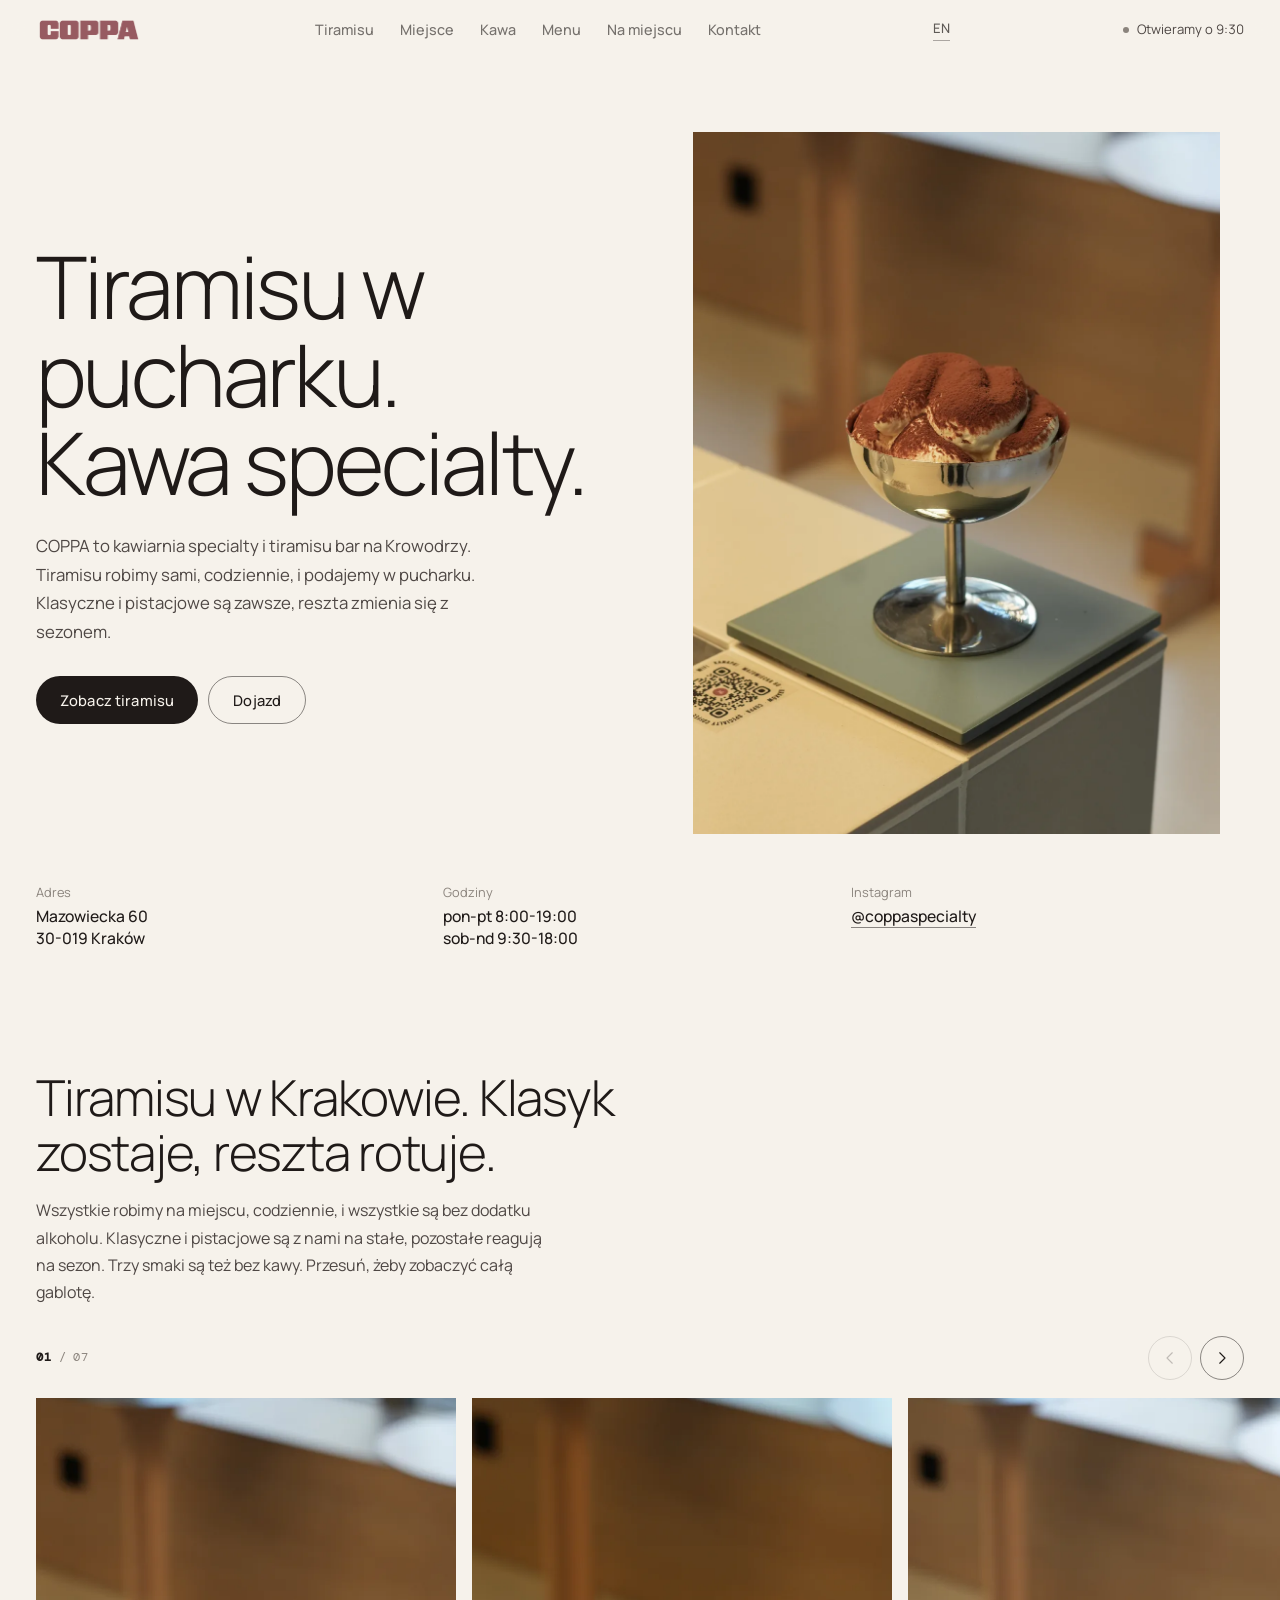
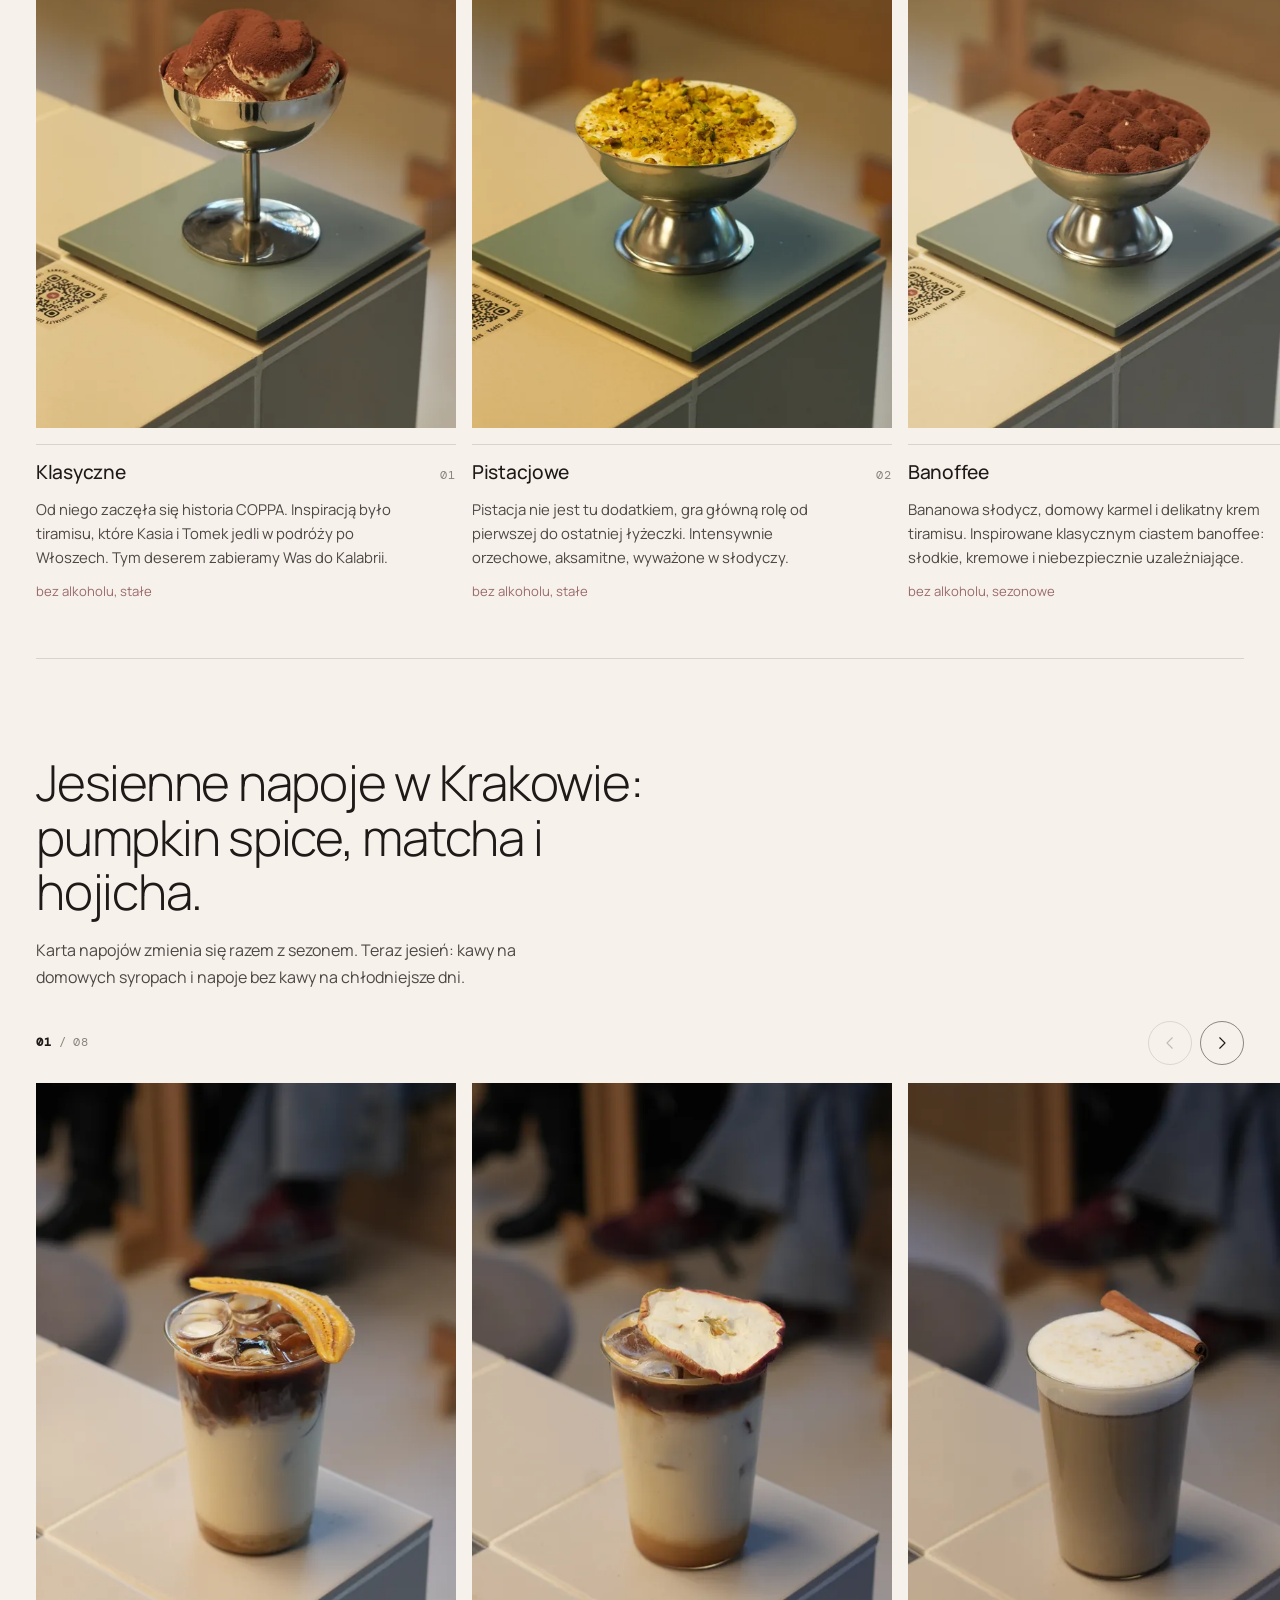
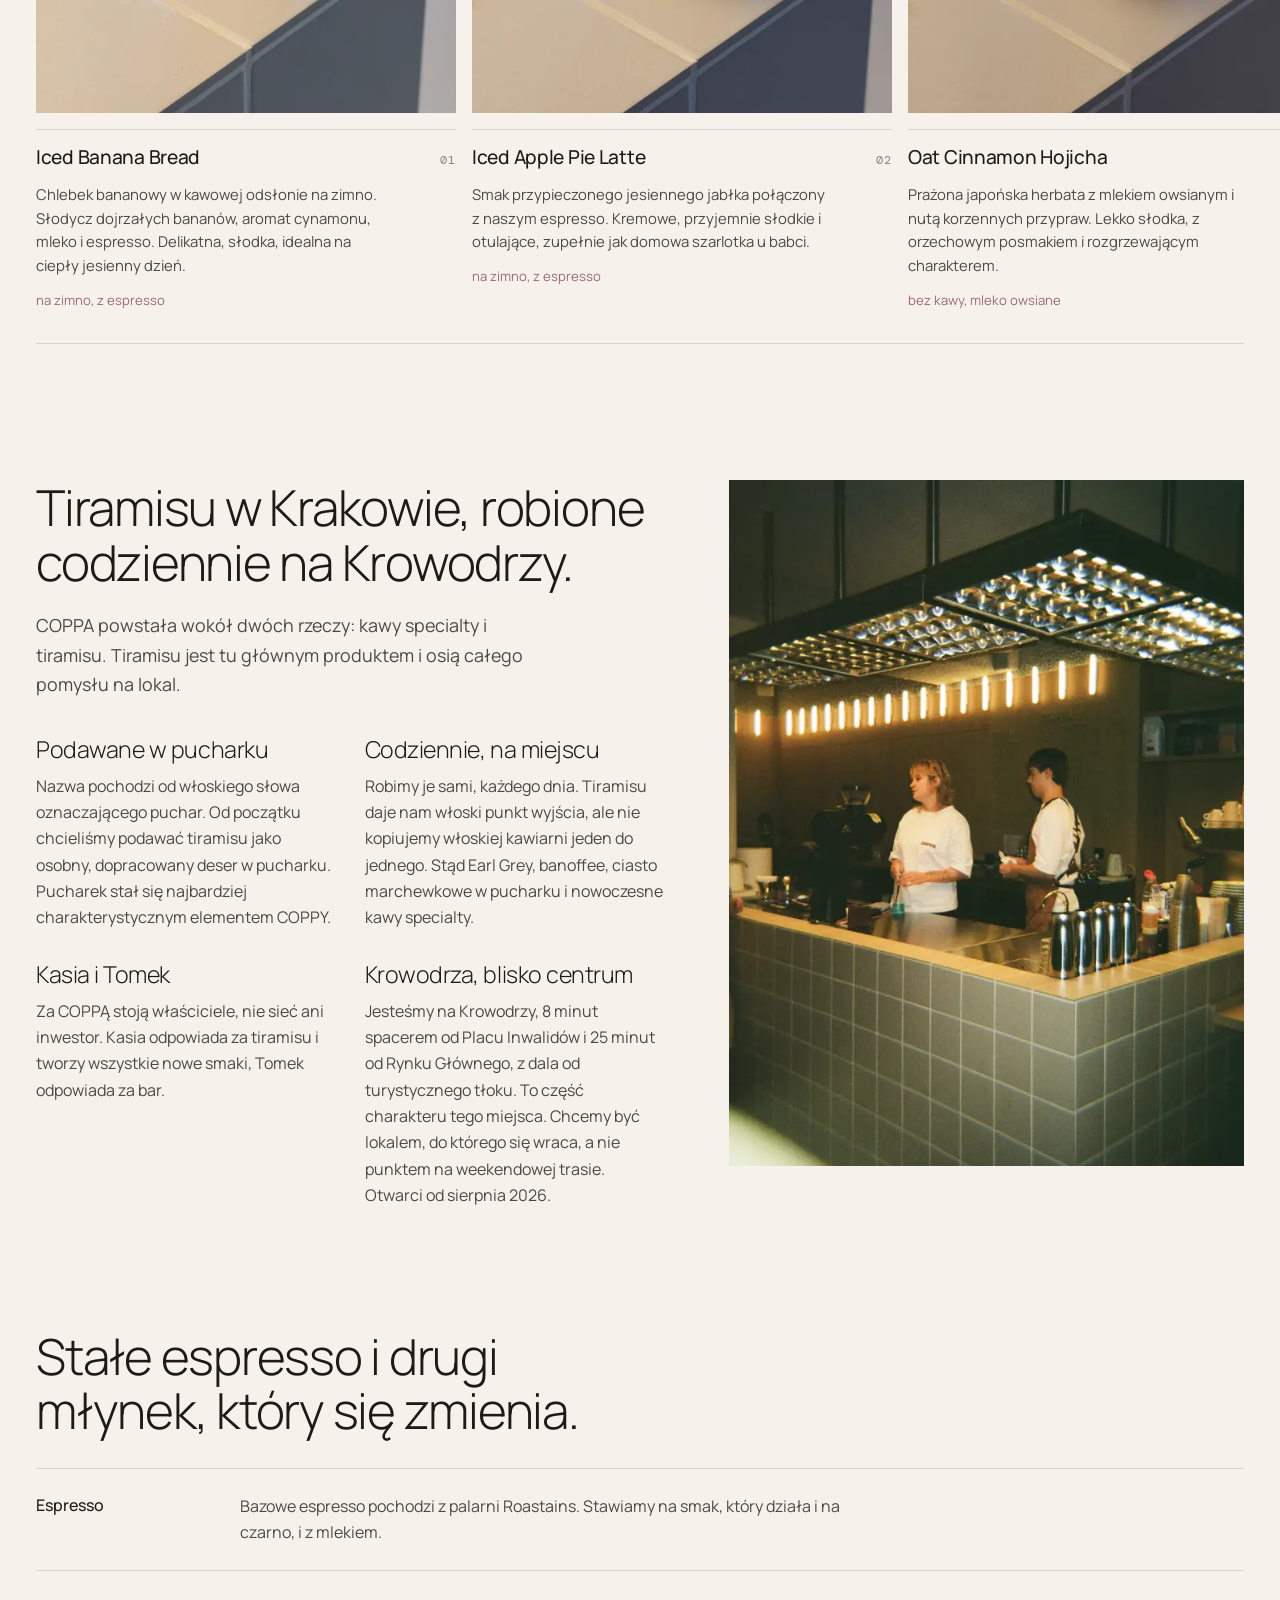
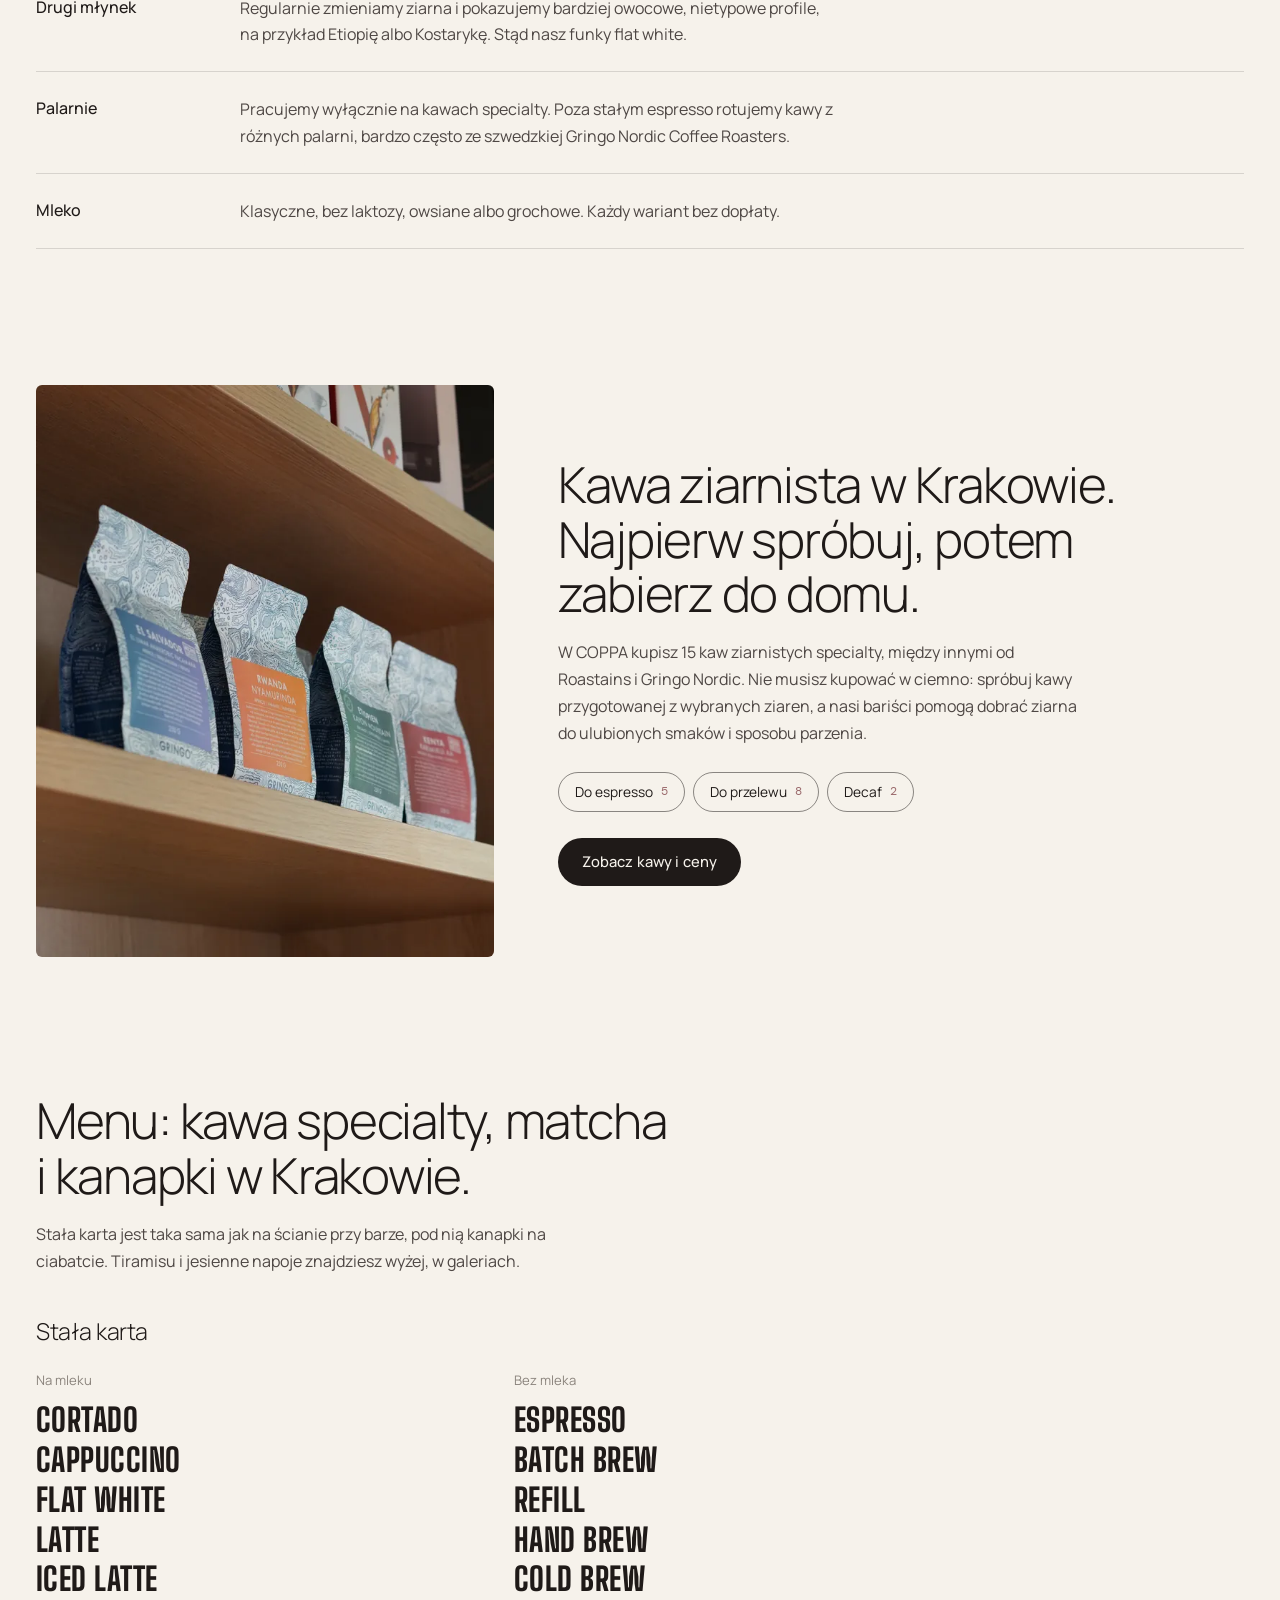
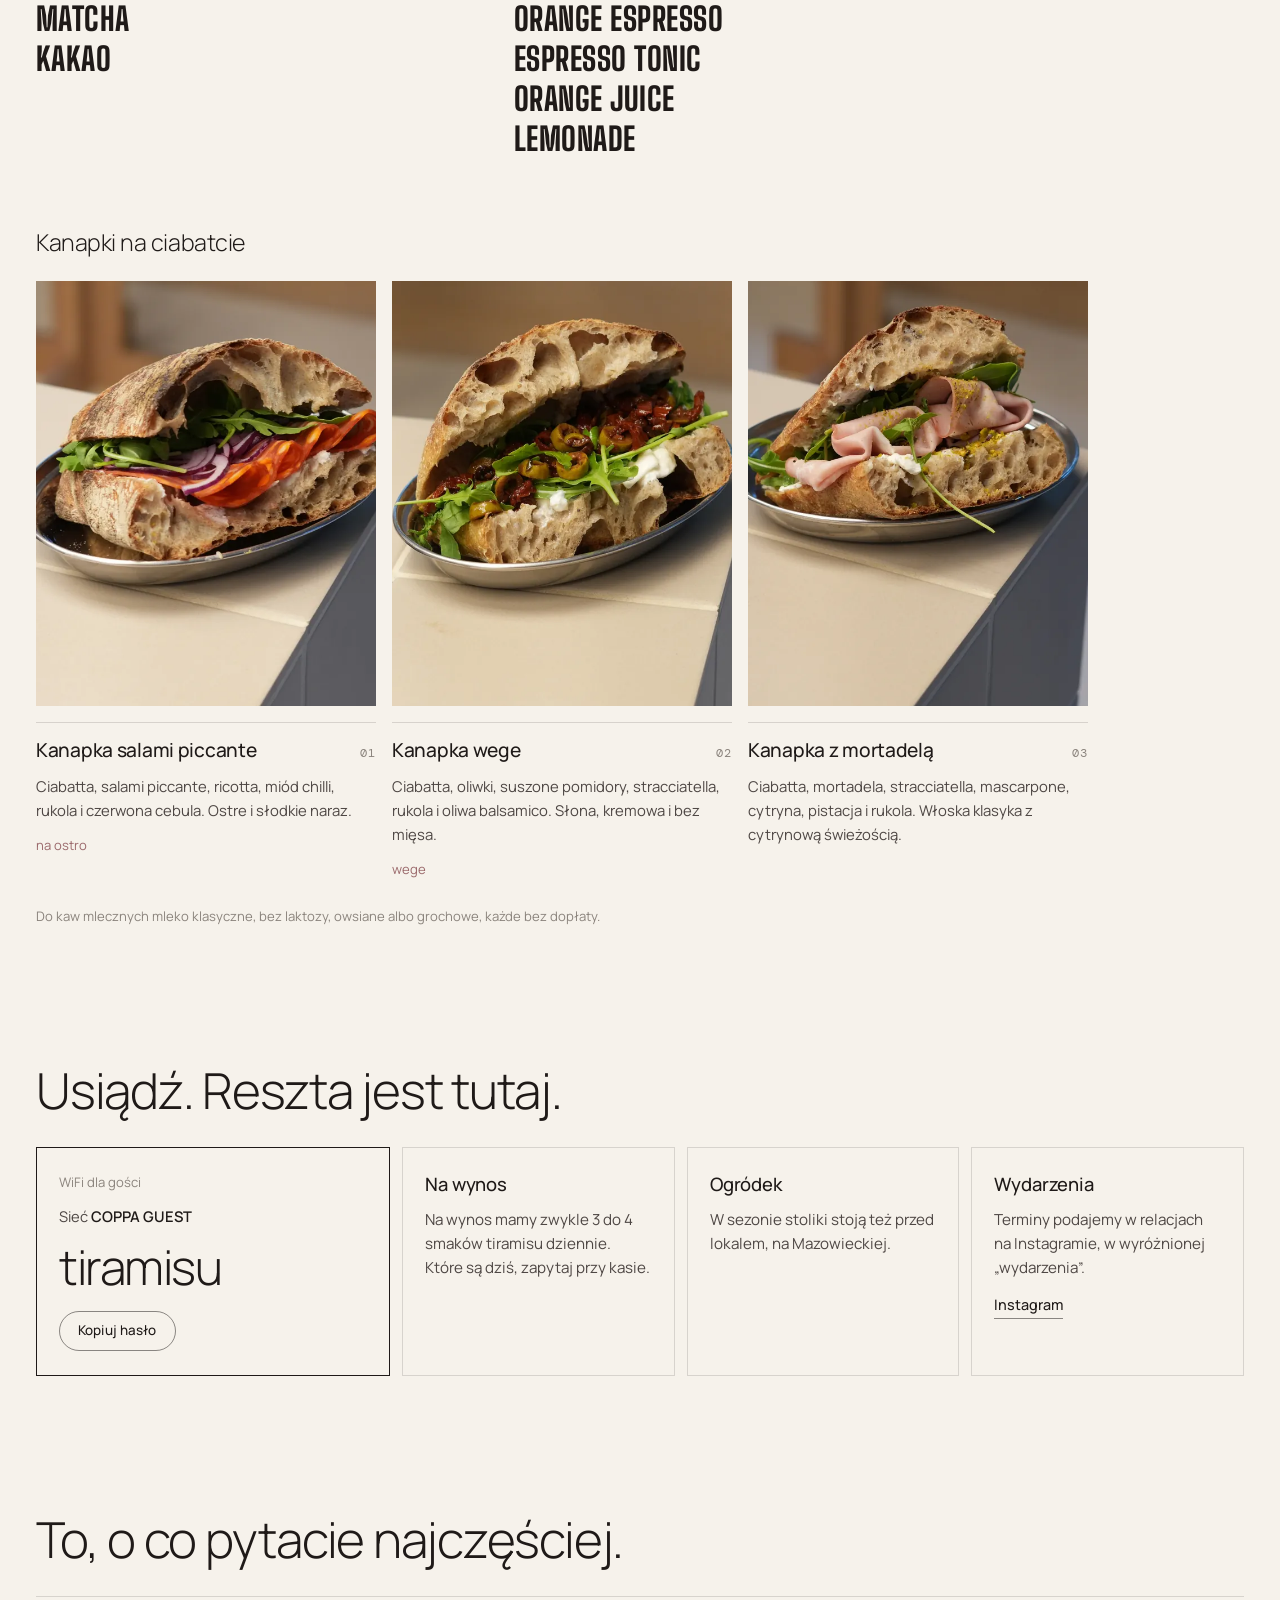
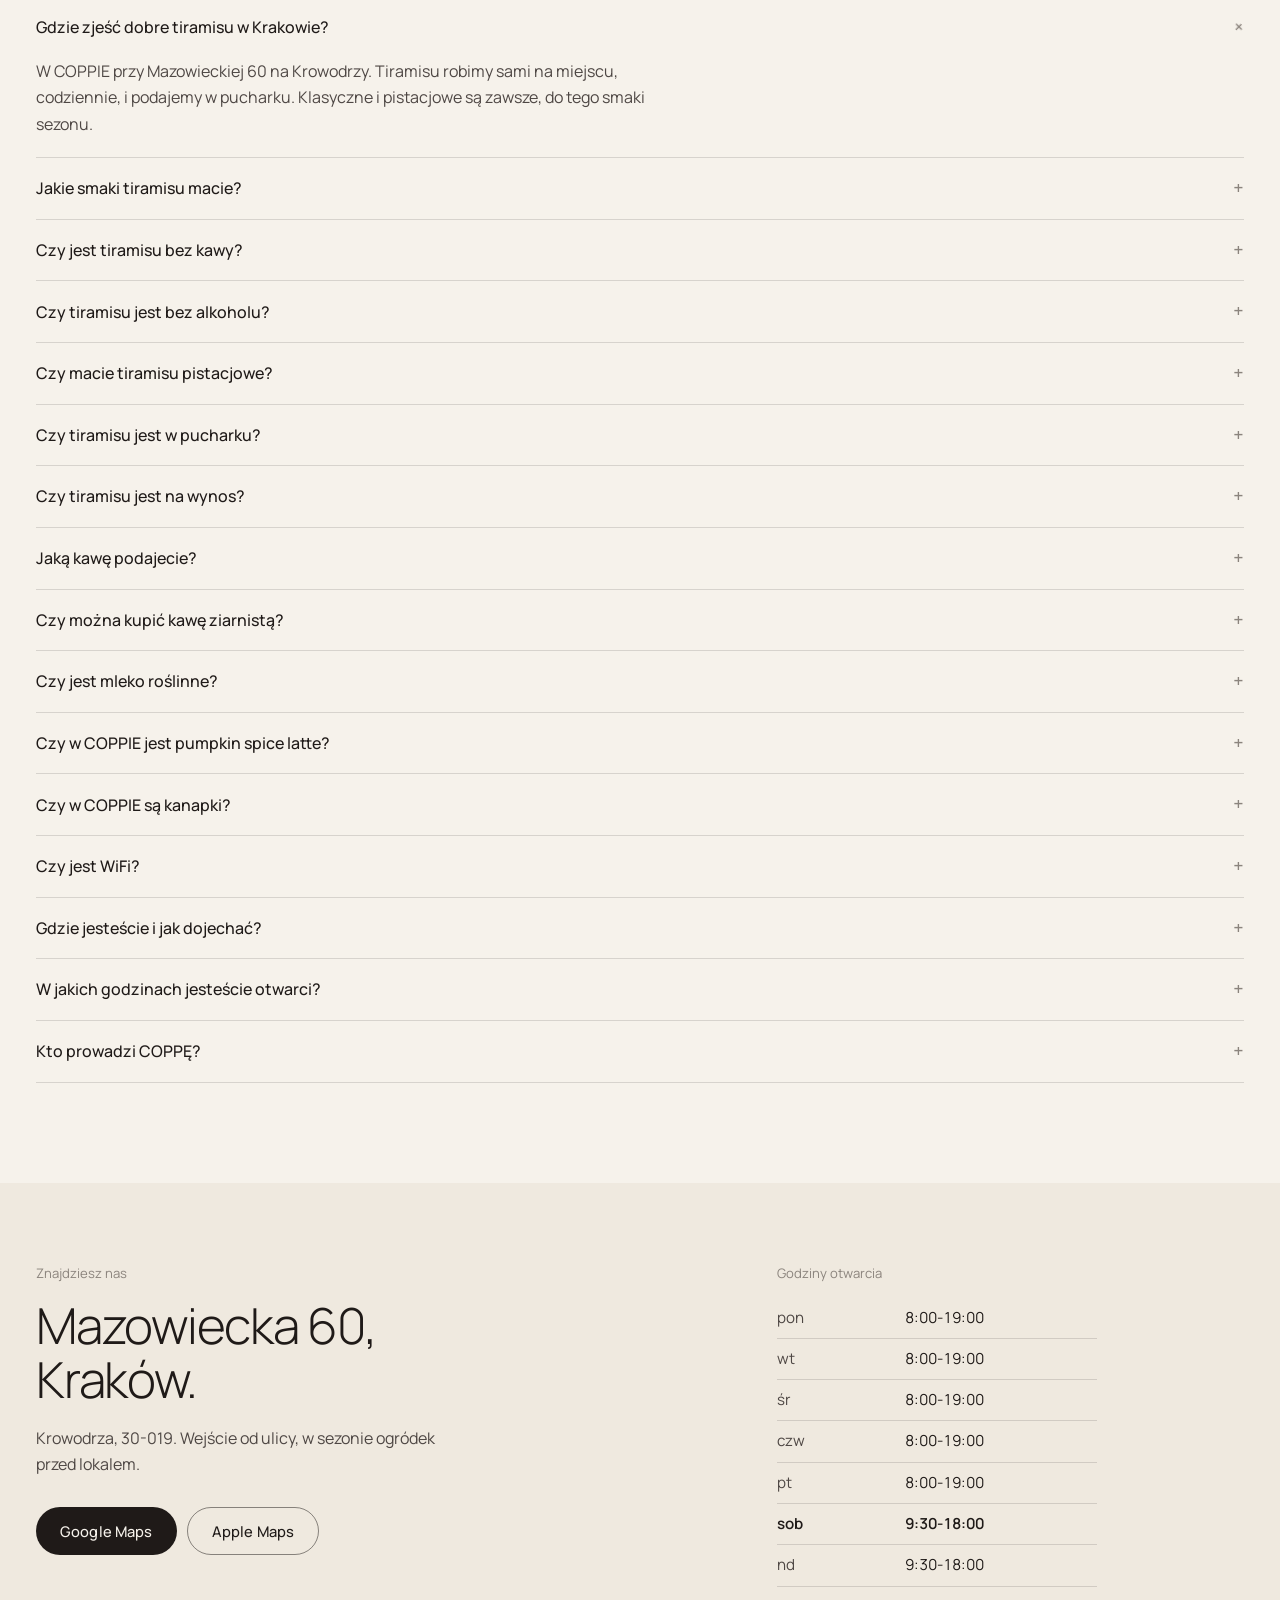
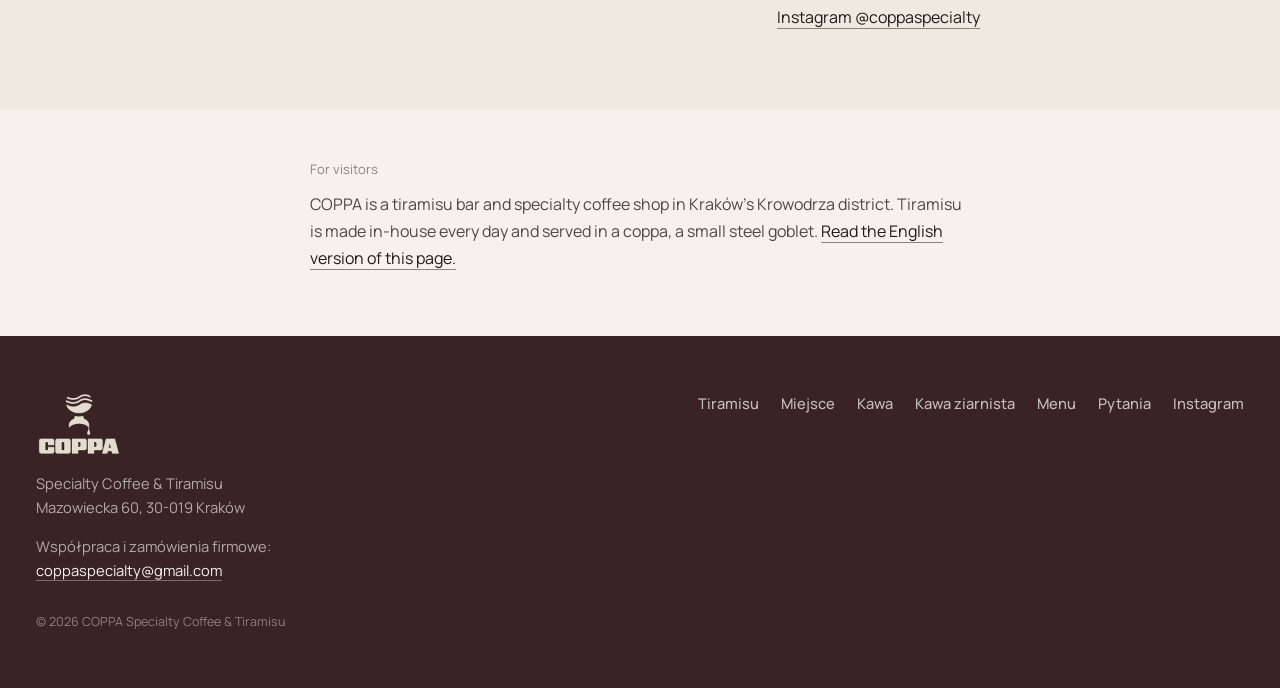
<file: index.html>
<!doctype html>
<html lang="pl">
<head>
<meta charset="utf-8">
<meta name="viewport" content="width=device-width, initial-scale=1, viewport-fit=cover">
<title>COPPA · Tiramisu w pucharku i kawa specialty, Kraków, Mazowiecka 60</title>
<meta name="description" content="Tiramisu bar i kawiarnia specialty na Krowodrzy w Krakowie. Tiramisu robione na miejscu, codziennie, podawane w pucharku. Mazowiecka 60, otwarte codziennie.">
<meta name="theme-color" content="#F6F2EB">
<meta name="color-scheme" content="light">
<meta name="robots" content="index,follow,max-image-preview:large,max-snippet:-1">
<meta name="geo.region" content="PL-12">
<meta name="geo.placename" content="Kraków">
<meta name="geo.position" content="50.0755;19.9236">
<meta name="ICBM" content="50.0755, 19.9236">
<link rel="canonical" href="https://www.coppaspecialty.cafe/">
<link rel="alternate" hreflang="pl" href="https://www.coppaspecialty.cafe/">
<link rel="alternate" hreflang="en" href="https://www.coppaspecialty.cafe/en/">
<link rel="alternate" hreflang="x-default" href="https://www.coppaspecialty.cafe/">
<meta property="og:url" content="https://www.coppaspecialty.cafe/">
<meta property="og:type" content="business.business">
<meta property="og:site_name" content="COPPA Specialty Coffee &amp; Tiramisu">
<meta property="og:title" content="COPPA · Tiramisu w pucharku i kawa specialty, Kraków">
<meta property="og:description" content="Tiramisu robione na miejscu, codziennie, w pucharku. Kawiarnia specialty na Krowodrzy, Mazowiecka 60.">
<meta property="og:image" content="https://www.coppaspecialty.cafe/img/og.jpg">
<meta property="og:image:width" content="1200">
<meta property="og:image:height" content="630">
<meta property="og:image:alt" content="Tiramisu klasyczne w stalowym pucharku, COPPA Kraków">
<meta property="og:locale" content="pl_PL">
<meta property="og:locale:alternate" content="en_GB">
<meta name="twitter:card" content="summary_large_image">
<meta name="twitter:title" content="COPPA · Tiramisu w pucharku i kawa specialty, Kraków">
<meta name="twitter:description" content="Tiramisu robione na miejscu, codziennie, w pucharku. Kawiarnia specialty na Krowodrzy, Mazowiecka 60.">
<meta name="twitter:image" content="https://www.coppaspecialty.cafe/img/og.jpg">
<link rel="icon" href="favicon.ico" sizes="any">
<link rel="icon" href="img/icon-180.png" type="image/png">
<link rel="apple-touch-icon" href="img/icon-180.png">
<link rel="manifest" href="site.webmanifest">
<link rel="preconnect" href="https://fonts.googleapis.com">
<link rel="preconnect" href="https://fonts.gstatic.com" crossorigin>
<link href="https://fonts.googleapis.com/css2?family=Big+Shoulders+Display:wght@800&family=Manrope:wght@300;400;500;600&family=DM+Mono:wght@400;500&display=swap" rel="stylesheet">
<link rel="preload" as="image" href="img/tiramisu/klasyczne-1080.webp" type="image/webp">
<link rel="stylesheet" href="style.css">

<script type="application/ld+json">
{
  "@context": "https://schema.org",
  "@type": "CafeOrCoffeeShop",
  "@id": "https://www.coppaspecialty.cafe/#coppa",
  "name": "COPPA Specialty Coffee & Tiramisu",
  "alternateName": ["COPPA", "COPPA Specialty", "Coppa Kraków"],
  "description": "Tiramisu bar i kawiarnia specialty na Krowodrzy w Krakowie. Tiramisu robione na miejscu, codziennie, podawane w pucharku. Smaki stałe (klasyczne, pistacjowe) i sezonowe, m.in. banoffee, marchewkowe, wanilia z gruszką i tonką, Earl Grey, śliwka z kruszonką. Wszystkie bez dodatku alkoholu. Espresso z palarni Roastains, rotujące ziarna z innych palarni specialty. Sprzedaż kawy ziarnistej specialty na miejscu.",
  "slogan": "Tiramisu w pucharku. Kawa specialty.",
  "foundingDate": "2026-08",
  "founder": [{ "@type": "Person", "name": "Kasia" }, { "@type": "Person", "name": "Tomek" }],
  "image": "https://www.coppaspecialty.cafe/img/og.jpg",
  "logo": "https://www.coppaspecialty.cafe/img/logo/coppa-mark-rose.png",
  "address": { "@type": "PostalAddress", "streetAddress": "Mazowiecka 60", "addressLocality": "Kraków", "postalCode": "30-019", "addressRegion": "Małopolskie", "addressCountry": "PL" },
  "areaServed": ["Kraków", "Krowodrza"],
  "geo": { "@type": "GeoCoordinates", "latitude": 50.0755, "longitude": 19.9236 },
  "hasMap": "https://www.google.com/maps/search/?api=1&query=COPPA+Specialty+Coffee+Tiramisu+Mazowiecka+60+Krak%C3%B3w",
  "openingHoursSpecification": [
    { "@type": "OpeningHoursSpecification", "dayOfWeek": ["Monday","Tuesday","Wednesday","Thursday","Friday"], "opens": "08:00", "closes": "19:00" },
    { "@type": "OpeningHoursSpecification", "dayOfWeek": ["Saturday","Sunday"], "opens": "09:30", "closes": "18:00" }
  ],
  "servesCuisine": ["Tiramisu", "Kawa specialty", "Desery"],
  "priceRange": "20-40 zł",
  "currenciesAccepted": "PLN",
  "knowsAbout": ["tiramisu", "tiramisu bez kawy", "tiramisu bez alkoholu", "tiramisu pistacjowe", "tiramisu w pucharku", "kawa ziarnista", "kawa ziarnista specialty", "kawa specialty", "espresso", "flat white", "hojicha", "Earl Grey", "matcha"],
  "amenityFeature": [
    { "@type": "LocationFeatureSpecification", "name": "WiFi", "value": true },
    { "@type": "LocationFeatureSpecification", "name": "Na wynos", "value": true },
    { "@type": "LocationFeatureSpecification", "name": "Ogródek", "value": true }
  ],
  "url": "https://www.coppaspecialty.cafe/",
  "email": "coppaspecialty@gmail.com",
  "sameAs": ["https://www.instagram.com/coppaspecialty/"],
  "inLanguage": "pl",
  "hasMenu": {
    "@type": "Menu",
    "name": "Menu COPPA",
    "hasMenuSection": [
      { "@type": "MenuSection", "name": "Tiramisu (stałe)", "hasMenuItem": [
        { "@type": "MenuItem", "name": "Tiramisu klasyczne", "description": "Od niego zaczęła się historia COPPA. Inspiracją było tiramisu, które Kasia i Tomek jedli w podróży po Włoszech. Tym deserem zabieramy Was do Kalabrii. Bez dodatku alkoholu." },
        { "@type": "MenuItem", "name": "Tiramisu pistacjowe", "description": "Pistacja nie jest tu dodatkiem, gra główną rolę od pierwszej do ostatniej łyżeczki. Intensywnie orzechowe, aksamitne, wyważone w słodyczy. Bez dodatku alkoholu." }
      ] },
      { "@type": "MenuSection", "name": "Tiramisu (sezonowe)", "hasMenuItem": [
        { "@type": "MenuItem", "name": "Tiramisu Banoffee", "description": "Bananowa słodycz, domowy karmel i delikatny krem tiramisu. Inspirowane klasycznym ciastem banoffee: słodkie, kremowe i niebezpiecznie uzależniające. Bez dodatku alkoholu." },
        { "@type": "MenuItem", "name": "Tiramisu marchewkowe", "description": "Smakuje jak domowe ciasto marchewkowe: miękkie, wilgotne i przyjemnie oblepiające. W środku prawdziwe ciasto marchewkowe i aksamitny krem na bazie serka Philadelphia. Bez dodatku alkoholu, bez kawy." },
        { "@type": "MenuItem", "name": "Tiramisu wanilia, gruszka i tonka", "description": "Delikatna gruszka, aromatyczna wanilia i tonka, która wnosi ciepłe, lekko migdałowe nuty. Wszystko łączy aksamitny krem tiramisu. Subtelne i pełne aromatu. Bez dodatku alkoholu, bez kawy." },
        { "@type": "MenuItem", "name": "Tiramisu Earl Grey", "description": "Herbata Earl Grey daje wyraźny aromat bergamotki i cytrusowo-kwiatowe nuty. Eleganckie, kremowe, dla tych, którzy lubią mniej oczywiste smaki. Bez dodatku alkoholu, bez kawy." },
        { "@type": "MenuItem", "name": "Tiramisu śliwka i kruszonka", "description": "Pierwsza jesienna podróż po ciepłym, owocowym lecie. Wyraźny charakter powideł śliwkowych i domowa kruszonka. Bez dodatku alkoholu." }
      ] },
      {"@type": "MenuSection", "name": "Stała karta", "hasMenuItem": [{"@type": "MenuItem", "name": "Cortado"}, {"@type": "MenuItem", "name": "Cappuccino"}, {"@type": "MenuItem", "name": "Flat white"}, {"@type": "MenuItem", "name": "Latte"}, {"@type": "MenuItem", "name": "Iced latte"}, {"@type": "MenuItem", "name": "Matcha"}, {"@type": "MenuItem", "name": "Kakao"}, {"@type": "MenuItem", "name": "Espresso"}, {"@type": "MenuItem", "name": "Batch brew"}, {"@type": "MenuItem", "name": "Refill"}, {"@type": "MenuItem", "name": "Hand brew"}, {"@type": "MenuItem", "name": "Cold brew"}, {"@type": "MenuItem", "name": "Orange espresso"}, {"@type": "MenuItem", "name": "Espresso tonic"}, {"@type": "MenuItem", "name": "Orange juice"}, {"@type": "MenuItem", "name": "Lemonade"}]},
      {"@type": "MenuSection", "name": "Kanapki", "hasMenuItem": [{"@type": "MenuItem", "name": "Kanapka salami piccante", "description": "Ciabatta, salami piccante, ricotta, miód chilli, rukola i czerwona cebula. Ostre i słodkie naraz."}, {"@type": "MenuItem", "name": "Kanapka wege", "description": "Ciabatta, oliwki, suszone pomidory, stracciatella, rukola i oliwa balsamico. Słona, kremowa i bez mięsa.", "suitableForDiet": "https://schema.org/VegetarianDiet"}, {"@type": "MenuItem", "name": "Kanapka z mortadelą", "description": "Ciabatta, mortadela, stracciatella, mascarpone, cytryna, pistacja i rukola. Włoska klasyka z cytrynową świeżością."}]},
      {"@type": "MenuSection", "name": "Kawy sezonowe (jesień)", "hasMenuItem": [{"@type": "MenuItem", "name": "Iced Banana Bread", "description": "Chlebek bananowy w kawowej odsłonie na zimno. Słodycz dojrzałych bananów, aromat cynamonu, mleko i espresso. Delikatna, słodka, idealna na ciepły jesienny dzień."}, {"@type": "MenuItem", "name": "Iced Apple Pie Latte", "description": "Smak przypieczonego jesiennego jabłka połączony z naszym espresso. Kremowe, przyjemnie słodkie i otulające, zupełnie jak domowa szarlotka u babci."}, {"@type": "MenuItem", "name": "Pumpkin Spice", "description": "Nasz domowy syrop z pieczonej dyni i przypraw korzennych z nutą pomarańczy. Kremowy, głęboki w smaku i przyjemnie wyważony w słodyczy. Nie mogło go zabraknąć w jesiennej karcie."}, {"@type": "MenuItem", "name": "Banana Bread Latte", "description": "Każdy kocha chlebek bananowy, a dzięki recepturze naszej baristki Karoli zamieniliśmy go w kremową kawę na chłodne jesienne wieczory."}]},
      {"@type": "MenuSection", "name": "Napoje sezonowe (jesień)", "hasMenuItem": [{"@type": "MenuItem", "name": "White Vanilla Matcha", "description": "Matcha od Oromatcha z naszym syropem waniliowym, wzbogaconym tonką i białą czekoladą. Łagodna, kremowa, z deserową nutą. Faworytka naszej head baristki."}, {"@type": "MenuItem", "name": "Berry Cocoa", "description": "Nasze kakao z domowym purée malinowym. Słodycz mlecznej czekolady przełamana lekką kwasowością malin. Delikatne, owocowe i przyjemnie czekoladowe."}, {"@type": "MenuItem", "name": "Dark Chocolate Mocha", "description": "Podwójne espresso z deserowym kakao i mlekiem. Intensywnie czekoladowe, z delikatną słodyczą i głębokim, bogatym smakiem."}, {"@type": "MenuItem", "name": "Oat Cinnamon Hojicha", "description": "Prażona japońska herbata z mlekiem owsianym i nutą korzennych przypraw. Lekko słodka, z orzechowym posmakiem i rozgrzewającym charakterem."}]},
      { "@type": "MenuSection", "name": "Kawa", "description": "Bazowe espresso z palarni Roastains. Drugi młynek z rotującymi ziarnami o owocowym profilu (funky flat white). Kawy z innych palarni specialty, m.in. Gringo Nordic Coffee Roasters. Mleko klasyczne, bez laktozy, owsiane i grochowe bez dopłaty." }
    ]
  }
}
</script>
<script type="application/ld+json">
{
  "@context": "https://schema.org",
  "@type": "FAQPage",
  "mainEntity": [
    { "@type": "Question", "name": "Gdzie zjeść dobre tiramisu w Krakowie?", "acceptedAnswer": { "@type": "Answer", "text": "W COPPIE przy Mazowieckiej 60 na Krowodrzy. Tiramisu robimy sami na miejscu, codziennie, i podajemy w pucharku. Klasyczne i pistacjowe są zawsze, do tego smaki sezonu. Otwarte codziennie: pon-pt 8:00-19:00, sob-nd 9:30-18:00." } },
    { "@type": "Question", "name": "Jakie smaki tiramisu ma COPPA?", "acceptedAnswer": { "@type": "Answer", "text": "Stałe: klasyczne i pistacjowe. Sezonowe teraz: banoffee, marchewkowe, wanilia z gruszką i tonką, Earl Grey oraz śliwka z kruszonką. Wszystkie są bez dodatku alkoholu. Smaki sezonowe rotują, aktualna gablota jest na stronie i na Instagramie @coppaspecialty." } },
    { "@type": "Question", "name": "Czy w COPPIE jest tiramisu bez kawy?", "acceptedAnswer": { "@type": "Answer", "text": "Tak. Bez kawy są: Earl Grey, marchewkowe oraz wanilia z gruszką i tonką. Wszystkie trzy są też bez dodatku alkoholu. Smaki sezonowe rotują, więc które są dziś, najlepiej sprawdzić przy kasie." } },
    { "@type": "Question", "name": "Czy tiramisu w COPPIE jest bez alkoholu?", "acceptedAnswer": { "@type": "Answer", "text": "Tak. Wszystkie tiramisu w aktualnej karcie są bez dodatku alkoholu: klasyczne, pistacjowe, banoffee, marchewkowe, wanilia z gruszką i tonką, Earl Grey oraz śliwka z kruszonką." } },
    { "@type": "Question", "name": "Gdzie w Krakowie zjeść tiramisu pistacjowe?", "acceptedAnswer": { "@type": "Answer", "text": "W COPPIE przy Mazowieckiej 60 na Krowodrzy. Pistacjowe jest u nas smakiem stałym, obok klasycznego: pistacja gra w nim główną rolę od pierwszej do ostatniej łyżeczki. Robimy je na miejscu, codziennie, bez dodatku alkoholu." } },
    { "@type": "Question", "name": "Czy tiramisu w COPPIE jest podawane w pucharku?", "acceptedAnswer": { "@type": "Answer", "text": "Tak. Każde tiramisu podajemy w stalowym pucharku. Stąd zresztą nazwa: coppa to po włosku puchar." } },
    { "@type": "Question", "name": "Czy tiramisu w COPPIE jest na wynos?", "acceptedAnswer": { "@type": "Answer", "text": "Tak. Na wynos mamy zwykle 3 do 4 smaków dziennie, nie każdy smak jest dostępny. Które są dziś, zapytaj przy kasie." } },
    { "@type": "Question", "name": "Jaką kawę podaje COPPA?", "acceptedAnswer": { "@type": "Answer", "text": "Pracujemy wyłącznie na kawach specialty. Bazowe espresso pochodzi z palarni Roastains. Na drugim młynku regularnie zmieniamy ziarna o bardziej owocowym profilu, na przykład Etiopia albo Kostaryka, stąd nasz funky flat white. Często pracujemy też ze szwedzką palarnią Gringo Nordic Coffee Roasters. W stałej karcie: espresso, cortado, cappuccino, flat white, latte, iced latte, batch brew, hand brew, cold brew, orange espresso i espresso tonic." } },
    { "@type": "Question", "name": "Czy w COPPIE można kupić kawę ziarnistą?", "acceptedAnswer": { "@type": "Answer", "text": "Tak. W COPPA na Krowodrzy kupisz 15 kaw ziarnistych specialty: do espresso, do metod przelewowych i bezkofeinowe, między innymi od Roastains i Gringo Nordic. Przed zakupem możesz spróbować kawy przygotowanej z wybranych ziaren. Wszystkie kawy z naszej oferty kupisz stacjonarnie w kawiarni. Pełna lista z cenami: https://www.coppaspecialty.cafe/kawa-ziarnista/" } },
    { "@type": "Question", "name": "Czy COPPA ma mleko roślinne?", "acceptedAnswer": { "@type": "Answer", "text": "Tak. Do kaw mlecznych można wybrać mleko klasyczne, bez laktozy, owsiane albo grochowe. Każde bez dopłaty." } },
    { "@type": "Question", "name": "Czy w COPPIE jest pumpkin spice latte?", "acceptedAnswer": { "@type": "Answer", "text": "Tak. Jesienią w karcie jest Pumpkin Spice na naszym domowym syropie z pieczonej dyni i przypraw korzennych z nutą pomarańczy. Do tego Iced Banana Bread, Iced Apple Pie Latte, Banana Bread Latte, White Vanilla Matcha, Berry Cocoa, Dark Chocolate Mocha i Oat Cinnamon Hojicha na mleku owsianym." } },
    { "@type": "Question", "name": "Czy w COPPIE są kanapki?", "acceptedAnswer": { "@type": "Answer", "text": "Tak, kanapki na ciabatcie: z salami piccante, ricottą i miodem chilli, z mortadelą, stracciatellą i pistacją oraz wege z oliwkami, suszonymi pomidorami i stracciatellą." } },
    { "@type": "Question", "name": "Czy w COPPIE jest WiFi?", "acceptedAnswer": { "@type": "Answer", "text": "Tak, sieć COPPA GUEST. Hasło jest na stronie w sekcji Na miejscu i przy kasie." } },
    { "@type": "Question", "name": "Gdzie jest COPPA i jak dojechać?", "acceptedAnswer": { "@type": "Answer", "text": "COPPA jest na Krowodrzy, przy ulicy Mazowieckiej 60, 30-019 Kraków: 8 minut spacerem od Placu Inwalidów, 10 minut od Parku Krakowskiego i Nowego Kleparza, 25 minut od Rynku Głównego. Trasę otworzysz w Google Maps lub Apple Maps z naszej strony." } },
    { "@type": "Question", "name": "W jakich godzinach jest otwarta COPPA?", "acceptedAnswer": { "@type": "Answer", "text": "Od poniedziałku do piątku 8:00-19:00, w sobotę i niedzielę 9:30-18:00." } },
    { "@type": "Question", "name": "Kto prowadzi COPPĘ?", "acceptedAnswer": { "@type": "Answer", "text": "Kasia i Tomek, właściciele. Kasia odpowiada za tiramisu i tworzy wszystkie nowe smaki, Tomek odpowiada za bar. COPPA otworzyła się w sierpniu 2026 roku." } },
    { "@type": "Question", "name": "Where is the best tiramisu in Krakow?", "acceptedAnswer": { "@type": "Answer", "text": "COPPA Specialty Coffee & Tiramisu at Mazowiecka 60 in Kraków's Krowodrza district makes tiramisu in-house every day and serves it in a coppa, a small steel goblet. Classic and pistachio are always available, plus seasonal flavours such as banoffee, carrot cake, vanilla with pear and tonka, Earl Grey, and plum with crumble. All are made without added alcohol and three are coffee-free. Specialty espresso from Roastains. Open Mon-Fri 8:00-19:00, Sat-Sun 9:30-18:00." } }
  ]
}
</script>
</head>
<body>

<a class="skip" href="#tiramisu">Przejdź do tiramisu</a>

<header class="topbar">
  <a class="brand" href="#top" aria-label="COPPA, początek strony">
    <img src="img/logo/coppa-wordmark-rose.webp" alt="COPPA" width="425" height="80">
  </a>
  <nav class="topnav" aria-label="Sekcje strony">
    <a href="#tiramisu">Tiramisu</a>
    <a href="#miejsce">Miejsce</a>
    <a href="#kawa">Kawa</a>
    <a href="#menu">Menu</a>
    <a href="#na-miejscu">Na miejscu</a>
    <a href="#kontakt">Kontakt</a>
  </nav>
  <a class="lang" data-toodip="main_lang" href="en/" hreflang="en" lang="en" aria-label="English version">EN</a>
  <div class="open-pill" id="openPill"><span class="dot" aria-hidden="true"></span><span id="openText">pon-pt 8:00-19:00</span></div>
</header>

<main id="top">

<!-- HERO -->
<section class="hero">
  <div class="hero-copy">
    <h1>Tiramisu w pucharku.<br>Kawa specialty.</h1>
    <p class="lead">COPPA to kawiarnia specialty i tiramisu bar na Krowodrzy. Tiramisu robimy sami, codziennie, i podajemy w pucharku. Klasyczne i pistacjowe są zawsze, reszta zmienia się z sezonem.</p>
    <div class="cta-row">
      <a class="btn btn-fill" href="#tiramisu" data-toodip="main_tiramisu_cta">Zobacz tiramisu</a>
      <a class="btn btn-ghost" href="#kontakt" data-toodip="main_dojazd_cta">Dojazd</a>
    </div>
  </div>
  <figure class="hero-fig" data-alts="[{&quot;src&quot;: &quot;img/hero/alt2&quot;, &quot;alt&quot;: &quot;Za barem w COPPIE przy Mazowieckiej 60&quot;}, {&quot;src&quot;: &quot;img/hero/alt3&quot;, &quot;alt&quot;: &quot;Za barem w COPPIE przy Mazowieckiej 60&quot;}, {&quot;src&quot;: &quot;img/hero/alt4&quot;, &quot;alt&quot;: &quot;Za barem w COPPIE przy Mazowieckiej 60&quot;}, {&quot;src&quot;: &quot;img/hero/alt5&quot;, &quot;alt&quot;: &quot;Za barem w COPPIE przy Mazowieckiej 60&quot;}]">
    <img src="img/tiramisu/klasyczne-1080.webp" srcset="img/tiramisu/klasyczne-640.webp 640w, img/tiramisu/klasyczne-1080.webp 1080w" sizes="(min-width:900px) 46vw, 100vw" alt="Tiramisu klasyczne w stalowym pucharku, na tle zielonych kafli w COPPIE" width="1080" height="1620" fetchpriority="high" data-fade>
  </figure>
  <dl class="facts">
    <div><dt>Adres</dt><dd>Mazowiecka 60<br>30-019 Kraków</dd></div>
    <div><dt>Godziny</dt><dd>pon-pt 8:00-19:00<br>sob-nd 9:30-18:00</dd></div>
    <div><dt>Instagram</dt><dd><a href="https://www.instagram.com/coppaspecialty/" rel="noopener">@coppaspecialty</a></dd></div>
  </dl>
</section>

<!-- 01 TIRAMISU -->
<section class="gal" id="tiramisu" data-gallery data-loop>
  <div class="wrap sec-head rv">
    <h2>Tiramisu w Krakowie. Klasyk zostaje, reszta rotuje.</h2>
    <p class="sec-lead">Wszystkie robimy na miejscu, codziennie, i wszystkie są bez dodatku alkoholu. Klasyczne i pistacjowe są z nami na stałe, pozostałe reagują na sezon. Trzy smaki są też bez kawy. Przesuń, żeby zobaczyć całą gablotę.</p>
  </div>

  <div class="wrap gal-ui">
    <p class="gal-count"><b id="galIdx" class="gal-idx">01</b><span>/</span><span id="galTotal" class="gal-total">07</span></p>
    <p class="gal-hint">przesuń w bok</p>
    <div class="gal-arrows">
      <button type="button" class="arrow gal-prev" id="galPrev" aria-label="Poprzednie tiramisu"><svg viewBox="0 0 24 24"><path d="M15 5l-7 7 7 7"/></svg></button>
      <button type="button" class="arrow gal-next" id="galNext" aria-label="Następne tiramisu"><svg viewBox="0 0 24 24"><path d="M9 5l7 7-7 7"/></svg></button>
    </div>
  </div>

  <div class="gal-track" id="galTrack" tabindex="0" aria-label="Lista tiramisu. Przesuń w bok albo użyj strzałek.">
    <article class="slide">
      <figure class="slide-fig"><img src="img/tiramisu/klasyczne-640.webp" srcset="img/tiramisu/klasyczne-640.webp 640w, img/tiramisu/klasyczne-1080.webp 1080w" sizes="(min-width:760px) 420px, 76vw" alt="Tiramisu klasyczne w stalowym pucharku" width="1080" height="1620" loading="lazy" data-fade></figure>
      <div class="slide-cap">
        <div class="slide-top"><h3>Klasyczne</h3><span class="num">01</span></div>
        <p>Od niego zaczęła się historia COPPA. Inspiracją było tiramisu, które Kasia i Tomek jedli w podróży po Włoszech. Tym deserem zabieramy Was do Kalabrii.</p>
        <p class="tags">bez alkoholu, stałe</p>
      </div>
    </article>

    <article class="slide">
      <figure class="slide-fig"><img src="img/tiramisu/pistacjowe-640.webp" srcset="img/tiramisu/pistacjowe-640.webp 640w, img/tiramisu/pistacjowe-1080.webp 1080w" sizes="(min-width:760px) 420px, 76vw" alt="Tiramisu pistacjowe w stalowym pucharku" width="1080" height="1620" loading="lazy" data-fade></figure>
      <div class="slide-cap">
        <div class="slide-top"><h3>Pistacjowe</h3><span class="num">02</span></div>
        <p>Pistacja nie jest tu dodatkiem, gra główną rolę od pierwszej do ostatniej łyżeczki. Intensywnie orzechowe, aksamitne, wyważone w słodyczy.</p>
        <p class="tags">bez alkoholu, stałe</p>
      </div>
    </article>

    <article class="slide">
      <figure class="slide-fig"><img src="img/tiramisu/banoffee-640.webp" srcset="img/tiramisu/banoffee-640.webp 640w, img/tiramisu/banoffee-1080.webp 1080w" sizes="(min-width:760px) 420px, 76vw" alt="Tiramisu Banoffee w stalowym pucharku" width="1080" height="1620" loading="lazy" data-fade></figure>
      <div class="slide-cap">
        <div class="slide-top"><h3>Banoffee</h3><span class="num">03</span></div>
        <p>Bananowa słodycz, domowy karmel i delikatny krem tiramisu. Inspirowane klasycznym ciastem banoffee: słodkie, kremowe i niebezpiecznie uzależniające.</p>
        <p class="tags">bez alkoholu, sezonowe</p>
      </div>
    </article>

    <article class="slide">
      <figure class="slide-fig"><img src="img/tiramisu/marchewkowe-640.webp" srcset="img/tiramisu/marchewkowe-640.webp 640w, img/tiramisu/marchewkowe-1080.webp 1080w" sizes="(min-width:760px) 420px, 76vw" alt="Tiramisu marchewkowe w stalowym pucharku" width="1080" height="1620" loading="lazy" data-fade></figure>
      <div class="slide-cap">
        <div class="slide-top"><h3>Marchewkowe</h3><span class="num">04</span></div>
        <p>Smakuje jak domowe ciasto marchewkowe: miękkie, wilgotne i przyjemnie oblepiające. W środku prawdziwe ciasto marchewkowe i aksamitny krem na bazie serka Philadelphia.</p>
        <p class="tags">bez kawy, bez alkoholu, sezonowe</p>
      </div>
    </article>

    <article class="slide">
      <figure class="slide-fig"><img src="img/tiramisu/wanilia-gruszka-tonka-640.webp" srcset="img/tiramisu/wanilia-gruszka-tonka-640.webp 640w, img/tiramisu/wanilia-gruszka-tonka-1080.webp 1080w" sizes="(min-width:760px) 420px, 76vw" alt="Tiramisu wanilia, gruszka i tonka w stalowym pucharku" width="1080" height="1620" loading="lazy" data-fade></figure>
      <div class="slide-cap">
        <div class="slide-top"><h3>Wanilia, gruszka i tonka</h3><span class="num">05</span></div>
        <p>Delikatna gruszka, aromatyczna wanilia i tonka, która wnosi ciepłe, lekko migdałowe nuty. Wszystko łączy aksamitny krem tiramisu. Subtelne i pełne aromatu.</p>
        <p class="tags">bez kawy, bez alkoholu, sezonowe</p>
      </div>
    </article>

    <article class="slide">
      <figure class="slide-fig"><img src="img/tiramisu/earl-grey-640.webp" srcset="img/tiramisu/earl-grey-640.webp 640w, img/tiramisu/earl-grey-1080.webp 1080w" sizes="(min-width:760px) 420px, 76vw" alt="Tiramisu Earl Grey w stalowym pucharku" width="1080" height="1620" loading="lazy" data-fade></figure>
      <div class="slide-cap">
        <div class="slide-top"><h3>Earl Grey</h3><span class="num">06</span></div>
        <p>Herbata Earl Grey daje wyraźny aromat bergamotki i cytrusowo-kwiatowe nuty. Eleganckie, kremowe, dla tych, którzy lubią mniej oczywiste smaki.</p>
        <p class="tags">bez kawy, bez alkoholu, sezonowe</p>
      </div>
    </article>

    <article class="slide">
      <figure class="slide-fig"><img src="img/tiramisu/sliwka-kruszonka-640.webp" srcset="img/tiramisu/sliwka-kruszonka-640.webp 640w, img/tiramisu/sliwka-kruszonka-1080.webp 1080w" sizes="(min-width:760px) 420px, 76vw" alt="Tiramisu śliwka i kruszonka w stalowym pucharku" width="1080" height="1620" loading="lazy" data-fade></figure>
      <div class="slide-cap">
        <div class="slide-top"><h3>Śliwka i kruszonka</h3><span class="num">07</span></div>
        <p>Pierwsza jesienna podróż po ciepłym, owocowym lecie. Wyraźny charakter powideł śliwkowych i domowa kruszonka.</p>
        <p class="tags">bez alkoholu, sezonowe</p>
      </div>
    </article>


  </div>
  <div class="wrap gal-bar" aria-hidden="true"><span id="galFill" class="gal-fill"></span></div>
</section>

<!-- JESIEŃ: druga galeria, lustrzana -->
<section class="gal rev" id="jesien" data-gallery data-rev data-loop>
  <div class="wrap sec-head rv">
    <h2>Jesienne napoje w Krakowie: pumpkin spice, matcha i hojicha.</h2>
    <p class="sec-lead">Karta napojów zmienia się razem z sezonem. Teraz jesień: kawy na domowych syropach i napoje bez kawy na chłodniejsze dni.</p>
  </div>
  <div class="wrap gal-ui">
    <p class="gal-count"><b class="gal-idx">01</b><span>/</span><span class="gal-total">08</span></p>
    <p class="gal-hint">przesuń w prawo</p>
    <div class="gal-arrows">
      <button type="button" class="arrow gal-next" aria-label="Następny napój"><svg viewBox="0 0 24 24"><path d="M15 5l-7 7 7 7"/></svg></button>
      <button type="button" class="arrow gal-prev" aria-label="Poprzedni napój"><svg viewBox="0 0 24 24"><path d="M9 5l7 7-7 7"/></svg></button>
    </div>
  </div>
  <div class="gal-track" tabindex="0" aria-label="Jesienne napoje. Przesuń w prawo albo użyj strzałek.">
    <article class="slide">
      <figure class="slide-fig"><img src="img/jesien/iced-banana-bread-640.webp" srcset="img/jesien/iced-banana-bread-640.webp 640w, img/jesien/iced-banana-bread-1080.webp 1080w" sizes="(min-width:760px) 420px, 76vw" alt="Iced Banana Bread w COPPIE" width="1080" height="1620" loading="lazy" data-fade></figure>
      <div class="slide-cap">
        <div class="slide-top"><h3>Iced Banana Bread</h3><span class="num">01</span></div>
        <p>Chlebek bananowy w kawowej odsłonie na zimno. Słodycz dojrzałych bananów, aromat cynamonu, mleko i espresso. Delikatna, słodka, idealna na ciepły jesienny dzień.</p>
        <p class="tags">na zimno, z espresso</p>
      </div>
    </article>
    <article class="slide">
      <figure class="slide-fig"><img src="img/jesien/iced-apple-pie-latte-640.webp" srcset="img/jesien/iced-apple-pie-latte-640.webp 640w, img/jesien/iced-apple-pie-latte-1080.webp 1080w" sizes="(min-width:760px) 420px, 76vw" alt="Iced Apple Pie Latte w COPPIE" width="1080" height="1620" loading="lazy" data-fade></figure>
      <div class="slide-cap">
        <div class="slide-top"><h3>Iced Apple Pie Latte</h3><span class="num">02</span></div>
        <p>Smak przypieczonego jesiennego jabłka połączony z naszym espresso. Kremowe, przyjemnie słodkie i otulające, zupełnie jak domowa szarlotka u babci.</p>
        <p class="tags">na zimno, z espresso</p>
      </div>
    </article>
    <article class="slide">
      <figure class="slide-fig"><img src="img/jesien/oat-cinnamon-hojicha-640.webp" srcset="img/jesien/oat-cinnamon-hojicha-640.webp 640w, img/jesien/oat-cinnamon-hojicha-1080.webp 1080w" sizes="(min-width:760px) 420px, 76vw" alt="Oat Cinnamon Hojicha w COPPIE" width="1080" height="1620" loading="lazy" data-fade></figure>
      <div class="slide-cap">
        <div class="slide-top"><h3>Oat Cinnamon Hojicha</h3><span class="num">03</span></div>
        <p>Prażona japońska herbata z mlekiem owsianym i nutą korzennych przypraw. Lekko słodka, z orzechowym posmakiem i rozgrzewającym charakterem.</p>
        <p class="tags">bez kawy, mleko owsiane</p>
      </div>
    </article>
    <article class="slide">
      <figure class="slide-fig"><img src="img/jesien/pumpkin-spice-640.webp" srcset="img/jesien/pumpkin-spice-640.webp 640w, img/jesien/pumpkin-spice-1080.webp 1080w" sizes="(min-width:760px) 420px, 76vw" alt="Pumpkin Spice w COPPIE" width="1080" height="1620" loading="lazy" data-fade></figure>
      <div class="slide-cap">
        <div class="slide-top"><h3>Pumpkin Spice</h3><span class="num">04</span></div>
        <p>Nasz domowy syrop z pieczonej dyni i przypraw korzennych z nutą pomarańczy. Kremowy, głęboki w smaku i przyjemnie wyważony w słodyczy. Nie mogło go zabraknąć w jesiennej karcie.</p>
        <p class="tags">kawa, domowy syrop</p>
      </div>
    </article>
    <article class="slide">
      <figure class="slide-fig"><img src="img/jesien/banana-bread-latte-640.webp" srcset="img/jesien/banana-bread-latte-640.webp 640w, img/jesien/banana-bread-latte-1080.webp 1080w" sizes="(min-width:760px) 420px, 76vw" alt="Banana Bread Latte w COPPIE" width="1080" height="1620" loading="lazy" data-fade></figure>
      <div class="slide-cap">
        <div class="slide-top"><h3>Banana Bread Latte</h3><span class="num">05</span></div>
        <p>Każdy kocha chlebek bananowy, a dzięki recepturze naszej baristki Karoli zamieniliśmy go w kremową kawę na chłodne jesienne wieczory.</p>
        <p class="tags">kawa</p>
      </div>
    </article>
    <article class="slide">
      <figure class="slide-fig"><img src="img/jesien/white-vanilla-matcha-640.webp" srcset="img/jesien/white-vanilla-matcha-640.webp 640w, img/jesien/white-vanilla-matcha-1080.webp 1080w" sizes="(min-width:760px) 420px, 76vw" alt="White Vanilla Matcha w COPPIE" width="1080" height="1620" loading="lazy" data-fade></figure>
      <div class="slide-cap">
        <div class="slide-top"><h3>White Vanilla Matcha</h3><span class="num">06</span></div>
        <p>Matcha od Oromatcha z naszym syropem waniliowym, wzbogaconym tonką i białą czekoladą. Łagodna, kremowa, z deserową nutą. Faworytka naszej head baristki.</p>
        <p class="tags">bez kawy</p>
      </div>
    </article>
    <article class="slide">
      <figure class="slide-fig"><img src="img/jesien/berry-cocoa-640.webp" srcset="img/jesien/berry-cocoa-640.webp 640w, img/jesien/berry-cocoa-1080.webp 1080w" sizes="(min-width:760px) 420px, 76vw" alt="Berry Cocoa w COPPIE" width="1080" height="1620" loading="lazy" data-fade></figure>
      <div class="slide-cap">
        <div class="slide-top"><h3>Berry Cocoa</h3><span class="num">07</span></div>
        <p>Nasze kakao z domowym purée malinowym. Słodycz mlecznej czekolady przełamana lekką kwasowością malin. Delikatne, owocowe i przyjemnie czekoladowe.</p>
        <p class="tags">bez kawy</p>
      </div>
    </article>
    <article class="slide">
      <figure class="slide-fig"><img src="img/jesien/dark-chocolate-mocha-640.webp" srcset="img/jesien/dark-chocolate-mocha-640.webp 640w, img/jesien/dark-chocolate-mocha-1080.webp 1080w" sizes="(min-width:760px) 420px, 76vw" alt="Dark Chocolate Mocha w COPPIE" width="1080" height="1620" loading="lazy" data-fade></figure>
      <div class="slide-cap">
        <div class="slide-top"><h3>Dark Chocolate Mocha</h3><span class="num">08</span></div>
        <p>Podwójne espresso z deserowym kakao i mlekiem. Intensywnie czekoladowe, z delikatną słodyczą i głębokim, bogatym smakiem.</p>
        <p class="tags">z espresso</p>
      </div>
    </article>
  </div>
  <div class="wrap gal-bar" aria-hidden="true"><span class="gal-fill"></span></div>
</section>

<!-- 02 MIEJSCE -->
<section class="story wrap" id="miejsce">
  <div class="story-head rv">
    <h2>Tiramisu w Krakowie, robione codziennie na Krowodrzy.</h2>
    <p class="story-intro">COPPA powstała wokół dwóch rzeczy: kawy specialty i tiramisu. Tiramisu jest tu głównym produktem i osią całego pomysłu na lokal.</p>
  </div>
  <figure class="story-fig rv">
    <img src="img/lokal/bar-640.webp" srcset="img/lokal/bar-640.webp 640w, img/lokal/bar-1080.webp 1080w" sizes="(min-width:900px) 40vw, 100vw" alt="Bar w COPPIE przy Mazowieckiej 60 w Krakowie" width="1080" height="1629" loading="lazy" data-fade>
  </figure>
  <div class="story-grid">
    <div class="story-item rv">
      <h3>Podawane w pucharku</h3>
      <p>Nazwa pochodzi od włoskiego słowa oznaczającego puchar. Od początku chcieliśmy podawać tiramisu jako osobny, dopracowany deser w pucharku. Pucharek stał się najbardziej charakterystycznym elementem COPPY.</p>
    </div>
    <div class="story-item rv">
      <h3>Codziennie, na miejscu</h3>
      <p>Robimy je sami, każdego dnia. Tiramisu daje nam włoski punkt wyjścia, ale nie kopiujemy włoskiej kawiarni jeden do jednego. Stąd Earl Grey, banoffee, ciasto marchewkowe w pucharku i nowoczesne kawy specialty.</p>
    </div>
    <div class="story-item rv">
      <h3>Kasia i Tomek</h3>
      <p>Za COPPĄ stoją właściciele, nie sieć ani inwestor. Kasia odpowiada za tiramisu i tworzy wszystkie nowe smaki, Tomek odpowiada za bar.</p>
    </div>
    <div class="story-item rv">
      <h3>Krowodrza, blisko centrum</h3>
      <p>Jesteśmy na Krowodrzy, 8 minut spacerem od Placu Inwalidów i 25 minut od Rynku Głównego, z dala od turystycznego tłoku. To część charakteru tego miejsca. Chcemy być lokalem, do którego się wraca, a nie punktem na weekendowej trasie. Otwarci od sierpnia 2026.</p>
    </div>
  </div>
</section>


<!-- 03 KAWA -->
<section class="coffee wrap" id="kawa">
  <div class="sec-head rv">
    <h2>Stałe espresso i drugi młynek, który się zmienia.</h2>
  </div>
  <dl class="rows rv">
    <div><dt>Espresso</dt><dd>Bazowe espresso pochodzi z palarni Roastains. Stawiamy na smak, który działa i na czarno, i z mlekiem.</dd></div>
    <div><dt>Drugi młynek</dt><dd>Regularnie zmieniamy ziarna i pokazujemy bardziej owocowe, nietypowe profile, na przykład Etiopię albo Kostarykę. Stąd nasz funky flat white.</dd></div>
    <div><dt>Palarnie</dt><dd>Pracujemy wyłącznie na kawach specialty. Poza stałym espresso rotujemy kawy z różnych palarni, bardzo często ze szwedzkiej Gringo Nordic Coffee Roasters.</dd></div>
    <div><dt>Mleko</dt><dd>Klasyczne, bez laktozy, owsiane albo grochowe. Każdy wariant bez dopłaty.</dd></div>
  </dl>
</section>

<!-- KAWA ZIARNISTA: mini sekcja, pelna lista na /kawa-ziarnista/ -->
<section class="beans-teaser wrap" id="kawa-ziarnista">
  <div class="bt-grid rv">
    <figure class="bt-fig"><img src="img/kawa-ziarnista/polka-640.webp" srcset="img/kawa-ziarnista/polka-640.webp 640w, img/kawa-ziarnista/polka-1280.webp 1280w" sizes="(min-width:900px) 40vw, 100vw" alt="Półka z&nbsp;kawami ziarnistymi specialty w&nbsp;COPPA" width="1280" height="1600" loading="lazy"></figure>
    <div class="bt-copy">
      <h2>Kawa ziarnista w&nbsp;Krakowie. Najpierw spróbuj, potem zabierz do domu.</h2>
      <p class="sec-lead">W COPPA kupisz 15 kaw ziarnistych specialty, między innymi od Roastains i&nbsp;Gringo Nordic. Nie musisz kupować w&nbsp;ciemno: spróbuj kawy przygotowanej z&nbsp;wybranych ziaren, a&nbsp;nasi bariści pomogą dobrać ziarna do ulubionych smaków i&nbsp;sposobu parzenia.</p>
      <nav class="bt-jump" aria-label="Rodzaje kaw"><a href="kawa-ziarnista/#espresso">Do espresso <span>5</span></a><a href="kawa-ziarnista/#przelew">Do przelewu <span>8</span></a><a href="kawa-ziarnista/#decaf">Decaf <span>2</span></a></nav>
      <a class="btn btn-fill" href="kawa-ziarnista/" data-toodip="main_kawa_ziarnista">Zobacz kawy i&nbsp;ceny</a>
    </div>
  </div>
</section>

<!-- MENU -->
<section class="menu wrap" id="menu">
  <div class="sec-head rv">
    <h2>Menu: kawa specialty, matcha i kanapki w Krakowie.</h2>
    <p class="sec-lead">Stała karta jest taka sama jak na ścianie przy barze, pod nią kanapki na ciabatcie. Tiramisu i jesienne napoje znajdziesz wyżej, w galeriach.</p>
  </div>
  <div class="board rv" id="karta">
    <h3 class="menu-h3">Stała karta</h3>
    <div class="board-cols">
      <div>
        <p class="board-sub">Na mleku</p>
        <ul class="board-list">
          <li>Cortado</li>
          <li>Cappuccino</li>
          <li>Flat white</li>
          <li>Latte</li>
          <li>Iced latte</li>
          <li>Matcha</li>
          <li>Kakao</li>
        </ul>
      </div>
      <div>
        <p class="board-sub">Bez mleka</p>
        <ul class="board-list">
          <li>Espresso</li>
          <li>Batch brew</li>
          <li>Refill</li>
          <li>Hand brew</li>
          <li>Cold brew</li>
          <li>Orange espresso</li>
          <li>Espresso tonic</li>
          <li>Orange juice</li>
          <li>Lemonade</li>
        </ul>
      </div>
    </div>
  </div>
    <div class="kan" id="kanapki" data-gallery>
    <h3 class="menu-h3 rv">Kanapki na ciabatcie</h3>
    <div class="gal-ui">
      <p class="gal-count"><b class="gal-idx">01</b><span>/</span><span class="gal-total">03</span></p>
      <p class="gal-hint">przesuń w bok</p>
      <div class="gal-arrows">
        <button type="button" class="arrow gal-prev" aria-label="Poprzednia kanapka"><svg viewBox="0 0 24 24"><path d="M15 5l-7 7 7 7"/></svg></button>
        <button type="button" class="arrow gal-next" aria-label="Następna kanapka"><svg viewBox="0 0 24 24"><path d="M9 5l7 7-7 7"/></svg></button>
      </div>
    </div>
    <div class="gal-track" tabindex="0" aria-label="Lista kanapek. Przesuń w bok albo użyj strzałek.">
    <article class="slide">
      <figure class="slide-fig kan-fig"><img src="img/kanapki/salami-piccante-640.webp" srcset="img/kanapki/salami-piccante-640.webp 640w, img/kanapki/salami-piccante-1080.webp 1080w" sizes="(min-width:760px) 340px, 72vw" alt="Kanapka salami piccante na ciabatcie" width="1080" height="1350" loading="lazy" data-fade></figure>
      <div class="slide-cap">
        <div class="slide-top"><h4>Kanapka salami piccante</h4><span class="num">01</span></div>
        <p>Ciabatta, salami piccante, ricotta, miód chilli, rukola i czerwona cebula. Ostre i słodkie naraz.</p>
        <p class="tags">na ostro</p>
      </div>
    </article>
    <article class="slide">
      <figure class="slide-fig kan-fig"><img src="img/kanapki/wege-640.webp" srcset="img/kanapki/wege-640.webp 640w, img/kanapki/wege-1080.webp 1080w" sizes="(min-width:760px) 340px, 72vw" alt="Kanapka wege na ciabatcie z oliwkami i suszonymi pomidorami" width="1080" height="1350" loading="lazy" data-fade></figure>
      <div class="slide-cap">
        <div class="slide-top"><h4>Kanapka wege</h4><span class="num">02</span></div>
        <p>Ciabatta, oliwki, suszone pomidory, stracciatella, rukola i oliwa balsamico. Słona, kremowa i bez mięsa.</p>
        <p class="tags">wege</p>
      </div>
    </article>
    <article class="slide">
      <figure class="slide-fig kan-fig"><img src="img/kanapki/mortadela-640.webp" srcset="img/kanapki/mortadela-640.webp 640w, img/kanapki/mortadela-1080.webp 1080w" sizes="(min-width:760px) 340px, 72vw" alt="Kanapka z mortadelą i pistacją na ciabatcie" width="1080" height="1350" loading="lazy" data-fade></figure>
      <div class="slide-cap">
        <div class="slide-top"><h4>Kanapka z mortadelą</h4><span class="num">03</span></div>
        <p>Ciabatta, mortadela, stracciatella, mascarpone, cytryna, pistacja i rukola. Włoska klasyka z cytrynową świeżością.</p>
      </div>
    </article>
    </div>
    <div class="gal-bar" aria-hidden="true"><span class="gal-fill"></span></div>
  </div>
  <p class="note rv">Do kaw mlecznych mleko klasyczne, bez laktozy, owsiane albo grochowe, każde bez dopłaty.</p>
</section>

<!-- 04 NA MIEJSCU -->
<section class="place wrap" id="na-miejscu">
  <div class="sec-head rv">
    <h2>Usiądź. Reszta jest tutaj.</h2>
  </div>
  <div class="place-grid">
    <div class="wifi rv">
      <p class="label">WiFi dla gości</p>
      <p class="wifi-net">Sieć <b>COPPA GUEST</b></p>
      <p class="wifi-pass" id="wifiPass" data-pass="tiramisu">tiramisu</p>
      <button type="button" class="btn btn-ghost btn-sm" id="wifiCopy">Kopiuj hasło</button>
    </div>
    <div class="place-card rv">
      <h3>Na wynos</h3>
      <p>Na wynos mamy zwykle 3 do 4 smaków tiramisu dziennie. Które są dziś, zapytaj przy kasie.</p>
    </div>
    <div class="place-card rv">
      <h3>Ogródek</h3>
      <p>W sezonie stoliki stoją też przed lokalem, na Mazowieckiej.</p>
    </div>
    <div class="place-card rv">
      <h3>Wydarzenia</h3>
      <p>Terminy podajemy w relacjach na Instagramie, w wyróżnionej „wydarzenia”.</p>
      <a class="link" href="https://www.instagram.com/coppaspecialty/" rel="noopener">Instagram</a>
    </div>
  </div>
</section>

<!-- 05 PYTANIA -->
<section class="faq wrap" id="faq">
  <div class="sec-head rv">
    <h2>To, o co pytacie najczęściej.</h2>
  </div>
  <div class="faq-list rv">
    <details name="faq" open>
      <summary>Gdzie zjeść dobre tiramisu w Krakowie?</summary>
      <p>W COPPIE przy Mazowieckiej 60 na Krowodrzy. Tiramisu robimy sami na miejscu, codziennie, i podajemy w pucharku. Klasyczne i pistacjowe są zawsze, do tego smaki sezonu.</p>
    </details>
    <details name="faq">
      <summary>Jakie smaki tiramisu macie?</summary>
      <p>Stałe: klasyczne i pistacjowe. Sezonowe teraz: banoffee, marchewkowe, wanilia z gruszką i tonką, Earl Grey oraz śliwka z kruszonką. Wszystkie są bez dodatku alkoholu. Sezonowe rotują, aktualna gablota jest wyżej i na Instagramie.</p>
    </details>
    <details name="faq">
      <summary>Czy jest tiramisu bez kawy?</summary>
      <p>Tak. Bez kawy są: Earl Grey, marchewkowe oraz wanilia z gruszką i tonką. Wszystkie trzy są też bez dodatku alkoholu. Smaki sezonowe rotują, więc które są dziś, najlepiej sprawdzić przy kasie.</p>
    </details>
    <details name="faq">
      <summary>Czy tiramisu jest bez alkoholu?</summary>
      <p>Tak. Wszystkie tiramisu w aktualnej karcie są bez dodatku alkoholu: klasyczne, pistacjowe, banoffee, marchewkowe, wanilia z gruszką i tonką, Earl Grey oraz śliwka z kruszonką.</p>
    </details>
    <details name="faq">
      <summary>Czy macie tiramisu pistacjowe?</summary>
      <p>Tak. Pistacjowe jest u nas smakiem stałym, obok klasycznego: pistacja gra w nim główną rolę od pierwszej do ostatniej łyżeczki. Robimy je na miejscu, codziennie, bez dodatku alkoholu.</p>
    </details>
    <details name="faq">
      <summary>Czy tiramisu jest w pucharku?</summary>
      <p>Tak. Każde tiramisu podajemy w stalowym pucharku. Stąd zresztą nazwa: coppa to po włosku puchar.</p>
    </details>
    <details name="faq">
      <summary>Czy tiramisu jest na wynos?</summary>
      <p>Tak. Na wynos mamy zwykle 3 do 4 smaków dziennie, nie każdy smak jest dostępny. Które są dziś, zapytaj przy kasie.</p>
    </details>
    <details name="faq">
      <summary>Jaką kawę podajecie?</summary>
      <p>Wyłącznie specialty. Bazowe espresso z palarni Roastains, na drugim młynku rotujące ziarna o owocowym profilu, na przykład Etiopia albo Kostaryka. Często pracujemy też ze szwedzką Gringo Nordic Coffee Roasters. W stałej karcie: espresso, cortado, cappuccino, flat white, latte, iced latte, batch brew, hand brew, cold brew, orange espresso i espresso tonic.</p>
    </details>
    <details name="faq">
      <summary>Czy można kupić kawę ziarnistą?</summary>
      <p>Tak. W COPPA na Krowodrzy kupisz 15 kaw ziarnistych specialty: do espresso, do metod przelewowych i bezkofeinowe, między innymi od Roastains i Gringo Nordic. Przed zakupem możesz spróbować kawy przygotowanej z wybranych ziaren. Wszystkie kawy z naszej oferty kupisz stacjonarnie w kawiarni. <a href="kawa-ziarnista/">Pełna lista z cenami</a>.</p>
    </details>
    <details name="faq">
      <summary>Czy jest mleko roślinne?</summary>
      <p>Tak. Klasyczne, bez laktozy, owsiane albo grochowe, każde bez dopłaty.</p>
    </details>
    <details name="faq">
      <summary>Czy w COPPIE jest pumpkin spice latte?</summary>
      <p>Tak. Jesienią w karcie jest Pumpkin Spice na naszym domowym syropie z pieczonej dyni i przypraw korzennych z nutą pomarańczy. Do tego Iced Banana Bread, Iced Apple Pie Latte, Banana Bread Latte, White Vanilla Matcha, Berry Cocoa, Dark Chocolate Mocha i Oat Cinnamon Hojicha na mleku owsianym.</p>
    </details>
    <details name="faq">
      <summary>Czy w COPPIE są kanapki?</summary>
      <p>Tak, kanapki na ciabatcie: z salami piccante, ricottą i miodem chilli, z mortadelą, stracciatellą i pistacją oraz wege z oliwkami, suszonymi pomidorami i stracciatellą.</p>
    </details>
    <details name="faq">
      <summary>Czy jest WiFi?</summary>
      <p>Tak, sieć COPPA GUEST. Hasło znajdziesz w sekcji Na miejscu i przy kasie.</p>
    </details>
    <details name="faq">
      <summary>Gdzie jesteście i jak dojechać?</summary>
      <p>Mazowiecka 60, 30-019 Kraków, na Krowodrzy: 8 minut spacerem od Placu Inwalidów, 10 minut od Parku Krakowskiego i Nowego Kleparza, 25 minut od Rynku Głównego. Trasę otworzysz w Google Maps lub Apple Maps w sekcji Kontakt.</p>
    </details>
    <details name="faq">
      <summary>W jakich godzinach jesteście otwarci?</summary>
      <p>Od poniedziałku do piątku 8:00-19:00, w sobotę i niedzielę 9:30-18:00.</p>
    </details>
    <details name="faq">
      <summary>Kto prowadzi COPPĘ?</summary>
      <p>Kasia i Tomek, właściciele. Kasia odpowiada za tiramisu i tworzy wszystkie nowe smaki, Tomek odpowiada za bar. Otworzyliśmy się w sierpniu 2026.</p>
    </details>
  </div>
</section>

<!-- KONTAKT -->
<section class="visit" id="kontakt">
  <div class="wrap visit-grid">
    <div class="rv">
      <p class="label">Znajdziesz nas</p>
      <h2>Mazowiecka 60,<br>Kraków.</h2>
      <p class="visit-sub">Krowodrza, 30-019. Wejście od ulicy, w sezonie ogródek przed lokalem.</p>
      <div class="cta-row">
        <a class="btn btn-fill" href="https://www.google.com/maps/search/?api=1&query=COPPA+Specialty+Coffee+Tiramisu+Mazowiecka+60+Krak%C3%B3w" rel="noopener" data-toodip="main_google_maps">Google Maps</a>
        <a class="btn btn-ghost" href="https://maps.apple.com/?q=COPPA+Mazowiecka+60+Krak%C3%B3w&ll=50.0755,19.9236" rel="noopener" data-toodip="main_apple_maps">Apple Maps</a>
      </div>
    </div>
    <div class="hours rv">
      <p class="label">Godziny otwarcia</p>
      <table>
        <tr><th scope="row">pon</th><td>8:00-19:00</td></tr>
        <tr><th scope="row">wt</th><td>8:00-19:00</td></tr>
        <tr><th scope="row">śr</th><td>8:00-19:00</td></tr>
        <tr><th scope="row">czw</th><td>8:00-19:00</td></tr>
        <tr><th scope="row">pt</th><td>8:00-19:00</td></tr>
        <tr><th scope="row">sob</th><td>9:30-18:00</td></tr>
        <tr><th scope="row">nd</th><td>9:30-18:00</td></tr>
      </table>
      <p class="hours-ig"><a href="https://www.instagram.com/coppaspecialty/" rel="noopener">Instagram @coppaspecialty</a></p>
    </div>
  </div>
</section>

<!-- EN -->
<section class="en wrap" id="en" lang="en">
  <p class="label">For visitors</p>
  <p>COPPA is a tiramisu bar and specialty coffee shop in Kraków's Krowodrza district. Tiramisu is made in-house every day and served in a coppa, a small steel goblet. <a href="en/">Read the English version of this page.</a></p>
</section>

</main>

<footer class="footer">
  <div class="wrap footer-grid">
    <div class="footer-brand">
      <img src="img/logo/coppa-stack-cream.webp" alt="COPPA" width="258" height="192" loading="lazy">
      <p>Specialty Coffee &amp; Tiramisu<br>Mazowiecka 60, 30-019 Kraków</p>
      <p class="footer-mail">Współpraca i zamówienia firmowe:<br><a href="mailto:coppaspecialty@gmail.com">coppaspecialty@gmail.com</a></p>
    </div>
    <ul class="footer-links">
      <li><a href="#tiramisu">Tiramisu</a></li>
      <li><a href="#miejsce">Miejsce</a></li>
      <li><a href="#kawa">Kawa</a></li>
      <li><a href="kawa-ziarnista/">Kawa ziarnista</a></li>
      <li><a href="#menu">Menu</a></li>
      <li><a href="#faq">Pytania</a></li>
      <li><a href="https://www.instagram.com/coppaspecialty/" rel="noopener">Instagram</a></li>
    </ul>
    <p class="footer-small">© 2026 COPPA Specialty Coffee &amp; Tiramisu</p>
  </div>
</footer>

<nav class="dock" id="dock" aria-label="Szybka nawigacja">
  <a href="#tiramisu" data-sec="tiramisu">Tiramisu</a>
  <a href="#karta" data-sec="karta">Kawa</a>
  <a href="#jesien" data-sec="jesien">Jesień</a>
  <a href="#kontakt" data-sec="kontakt">Dojazd</a>
</nav>

<script src="app.js" defer></script>
<script>
/* statystyki strony głównej (toodip stats): kliknięcia w kluczowe przyciski i dojście do sekcji, jedno zdarzenie na sekcję na odsłonę */
(function () {
  function send(n) { window.toodip && window.toodip(n); }
  var w = document.getElementById('wifiCopy'); if (w) w.addEventListener('click', function () { send('main_wifi'); });
  addEventListener('load', function () {
    if (!('IntersectionObserver' in window)) return;
    var seen = {};
    var io = new IntersectionObserver(function (es) { es.forEach(function (e) {
      var id = e.target.id;
      if (e.isIntersecting && !seen[id]) { seen[id] = 1; send('main_see_' + id); io.unobserve(e.target); }
    }); }, { threshold: 0.25 });
    document.querySelectorAll('main section[id]').forEach(function (el) { io.observe(el); });
  });
})();
</script>
<script defer src="https://stats.toodip.com/s.js" data-id="22ae417e-a9ca-4837-a406-ca667fc24079"></script>

</body>
</html>
</file>
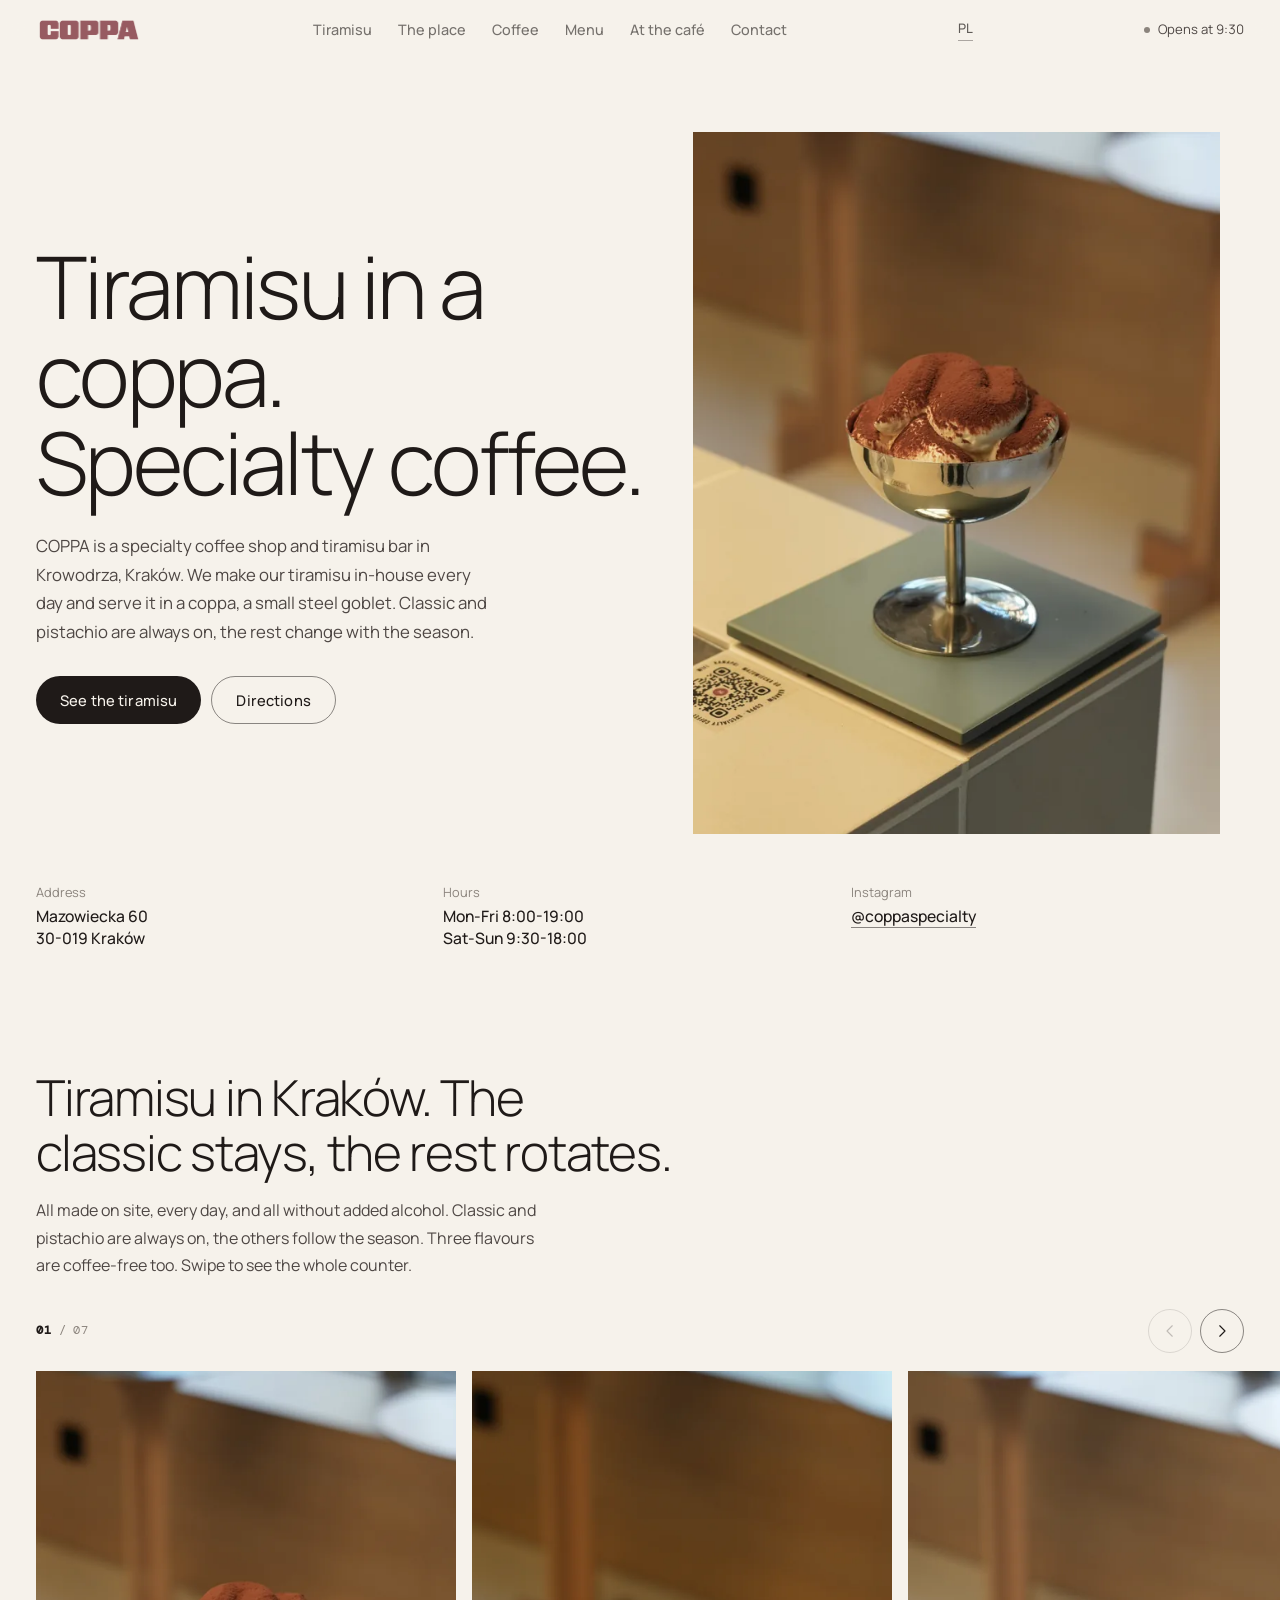
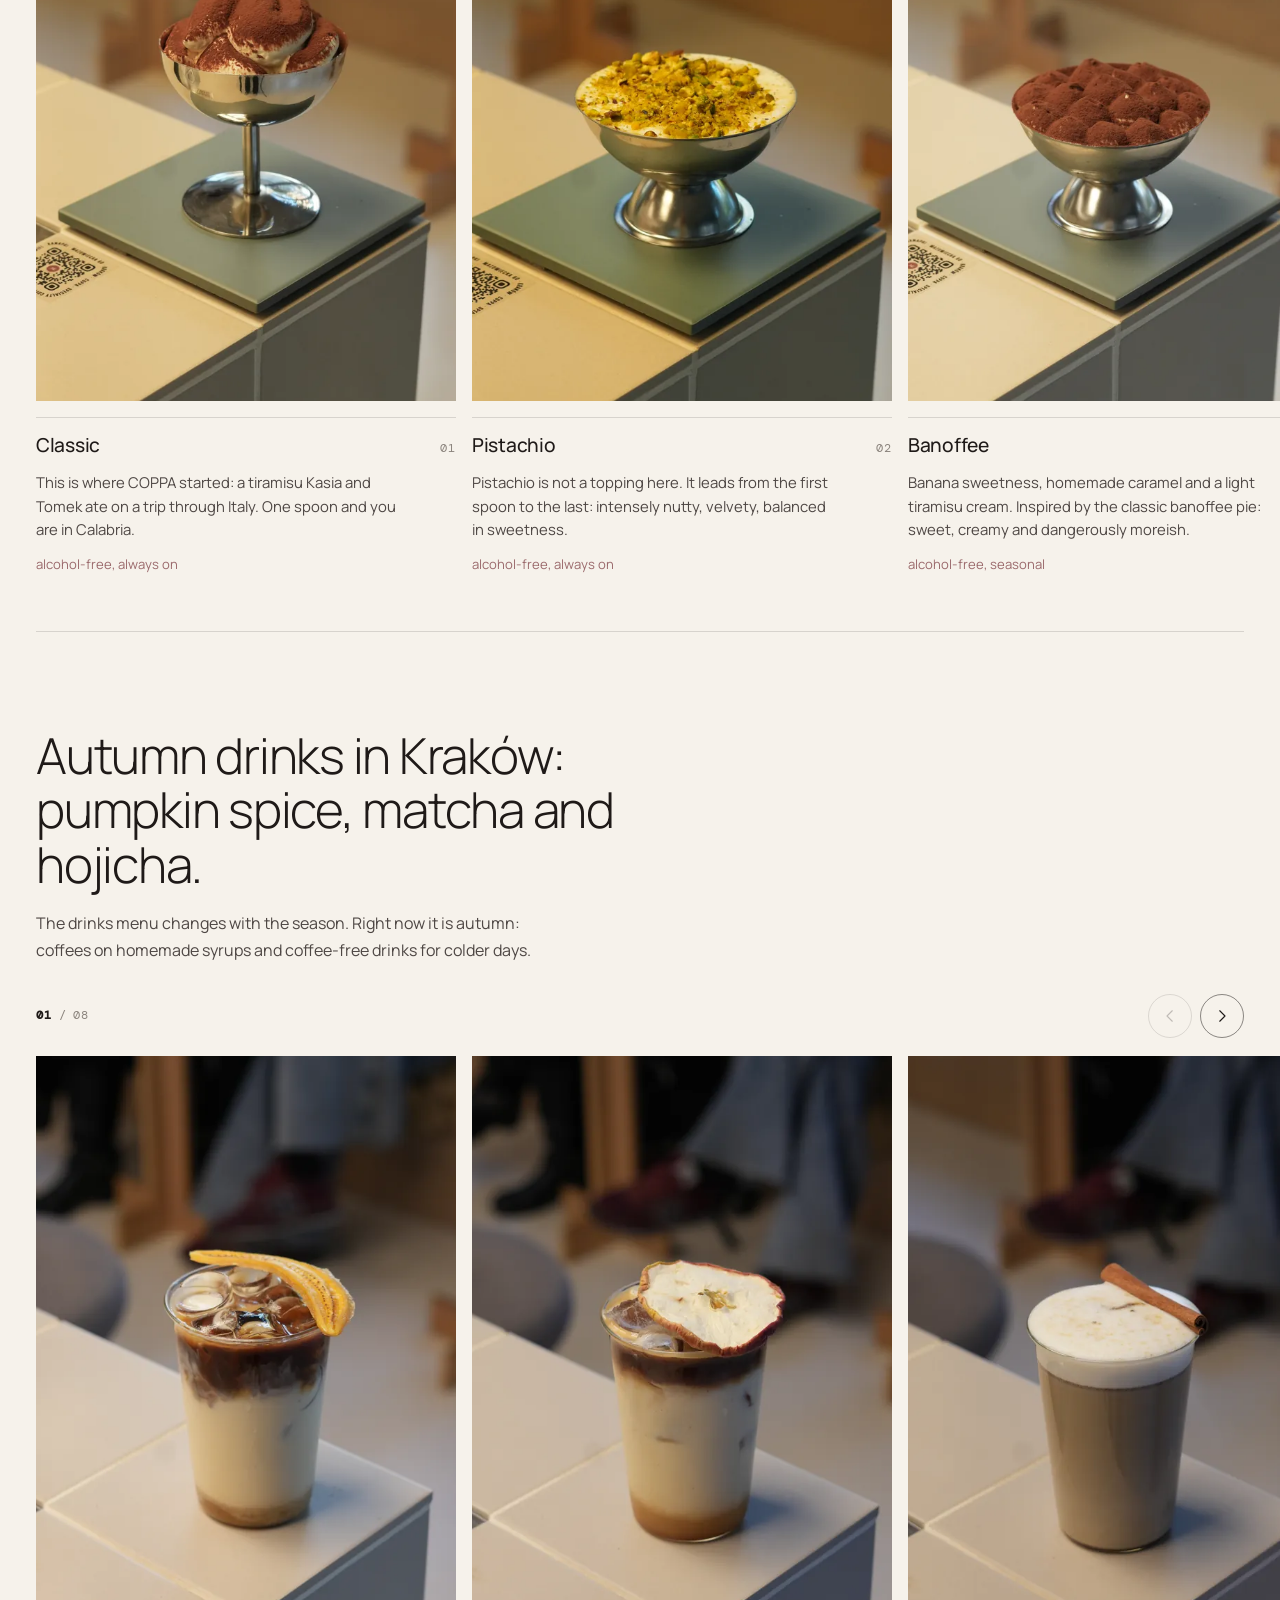
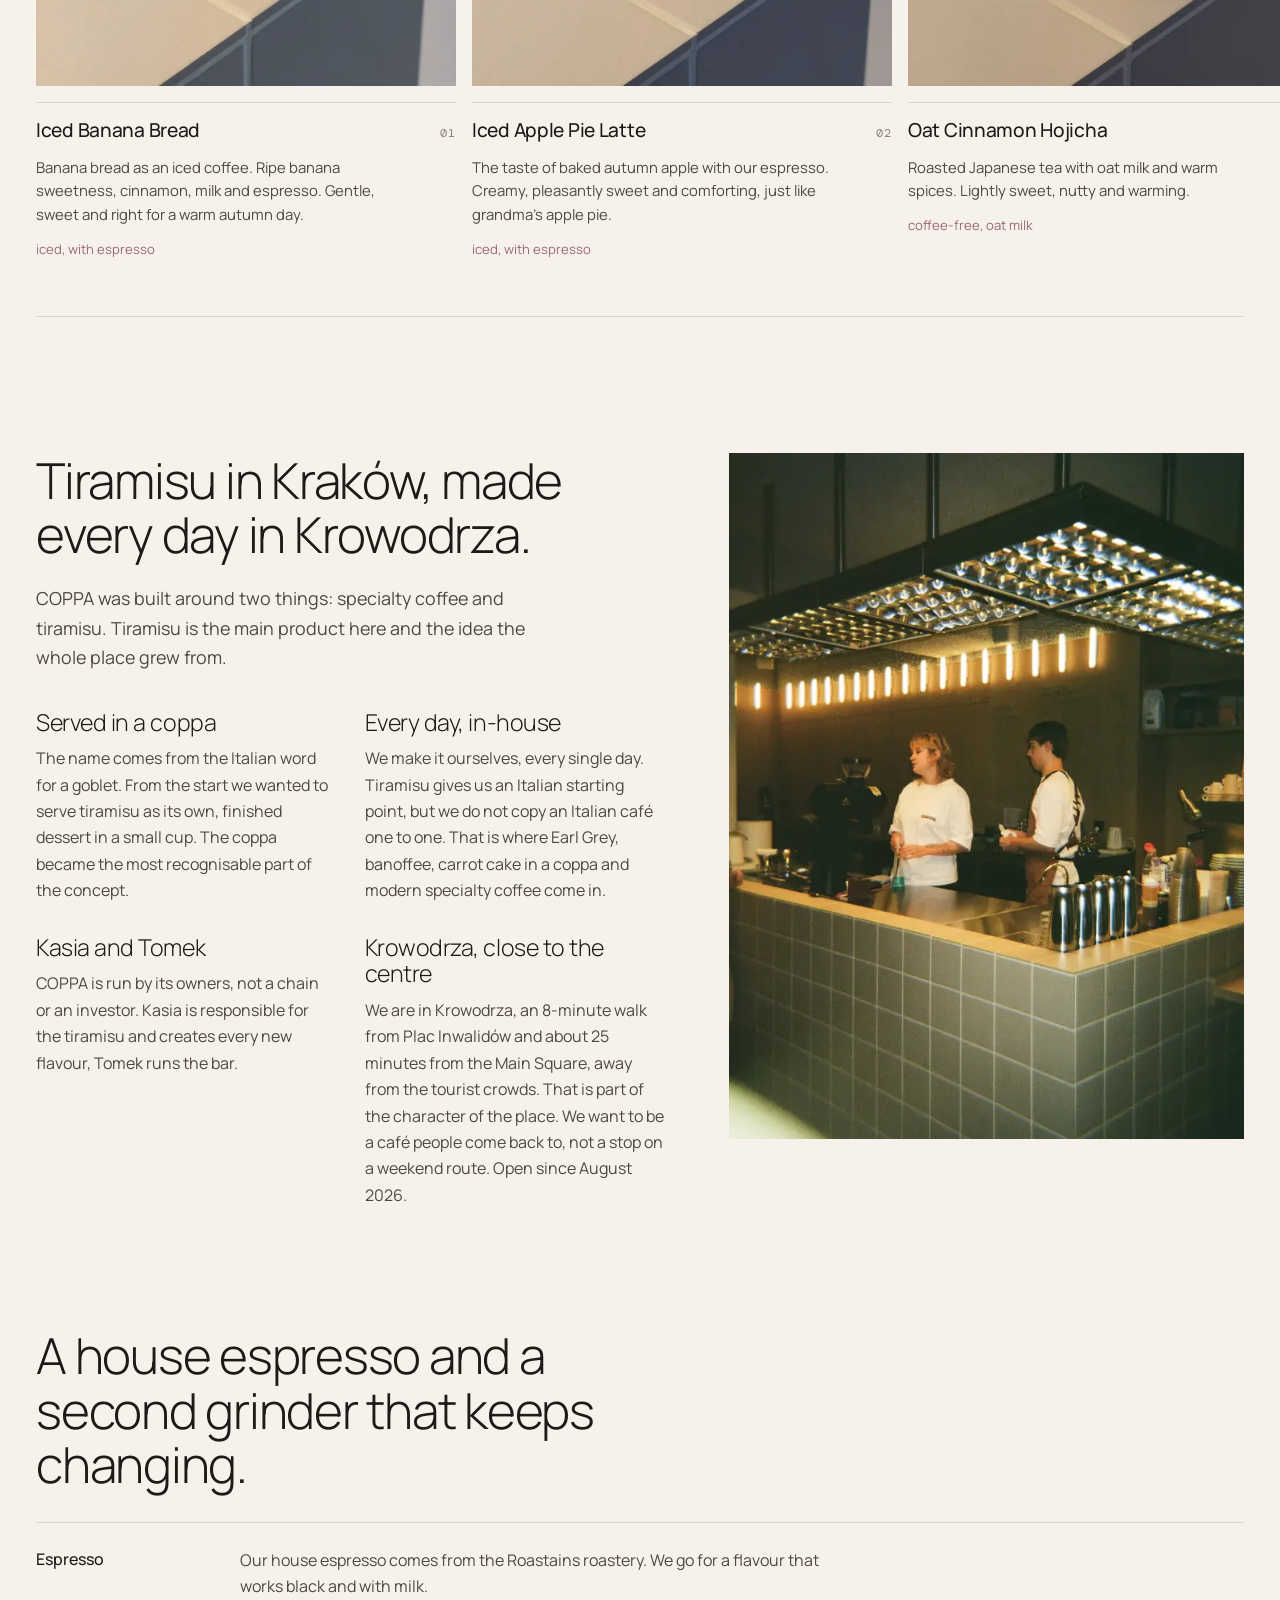
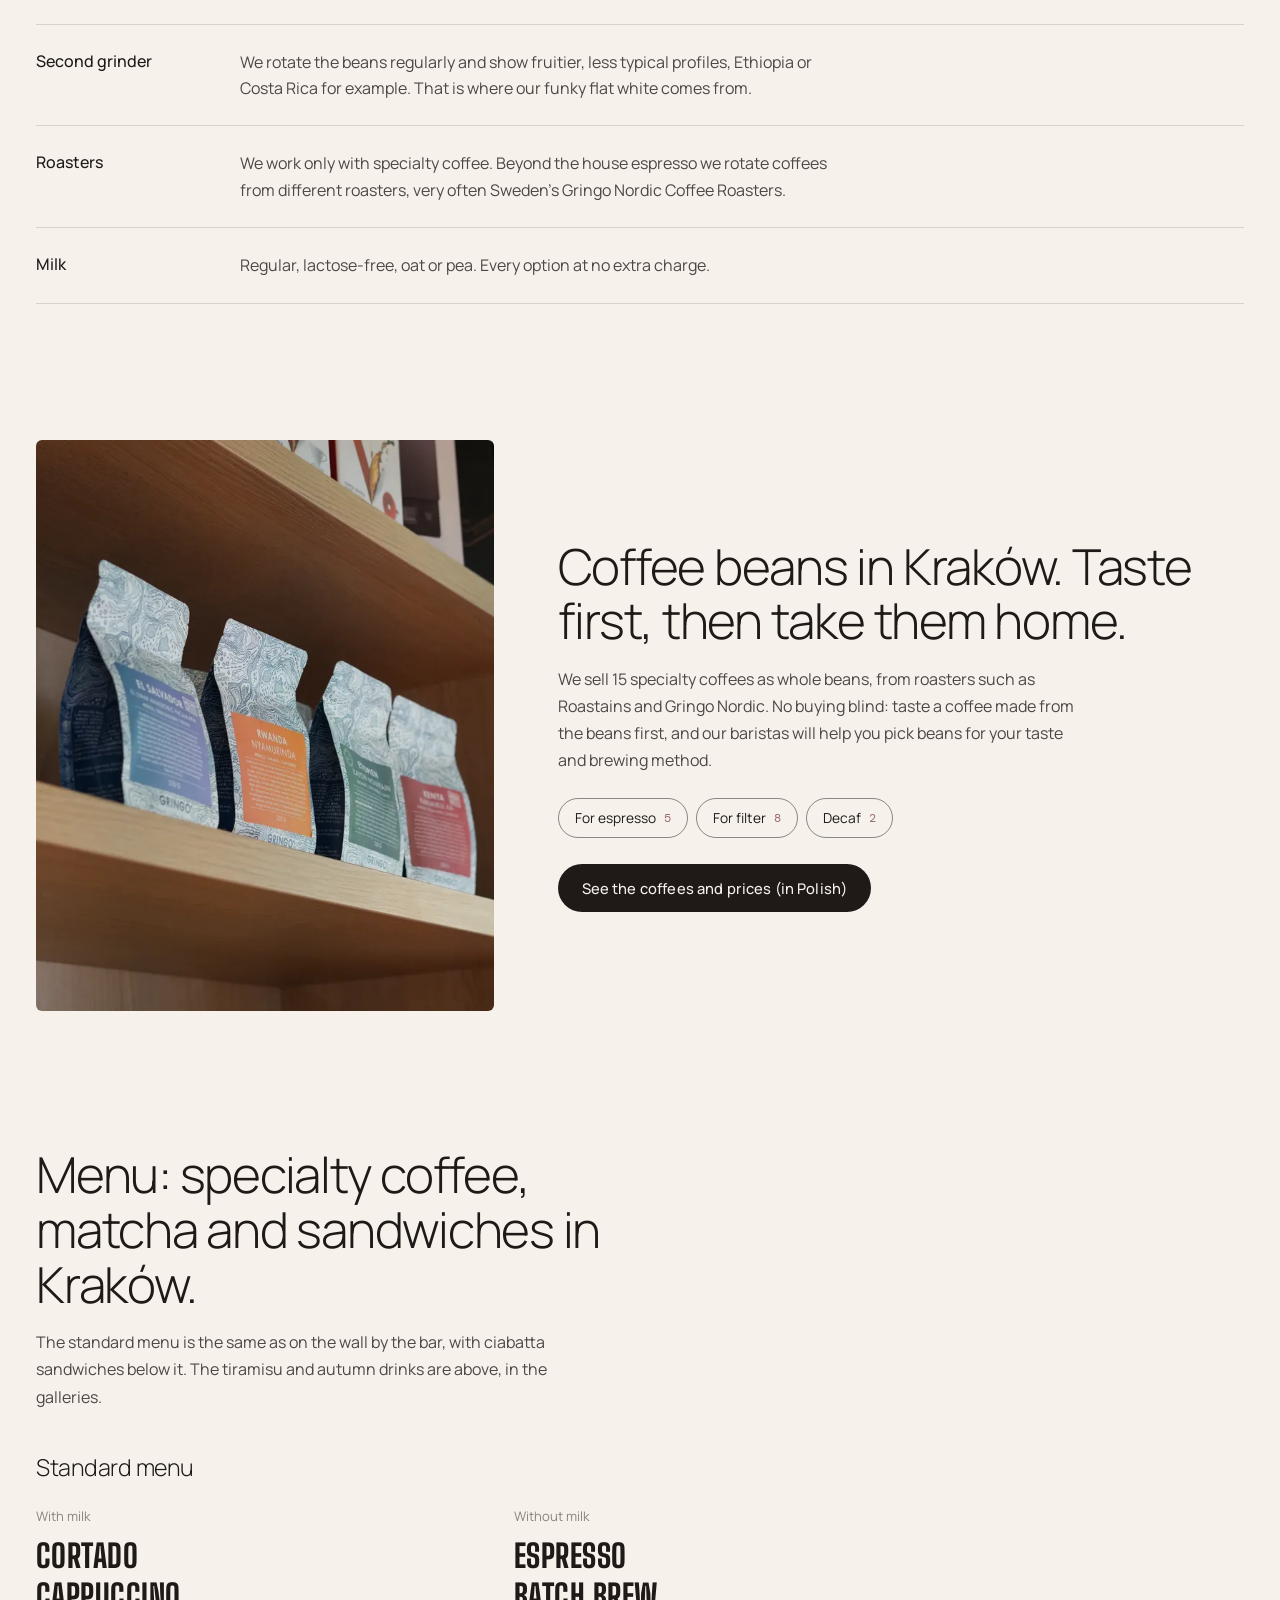
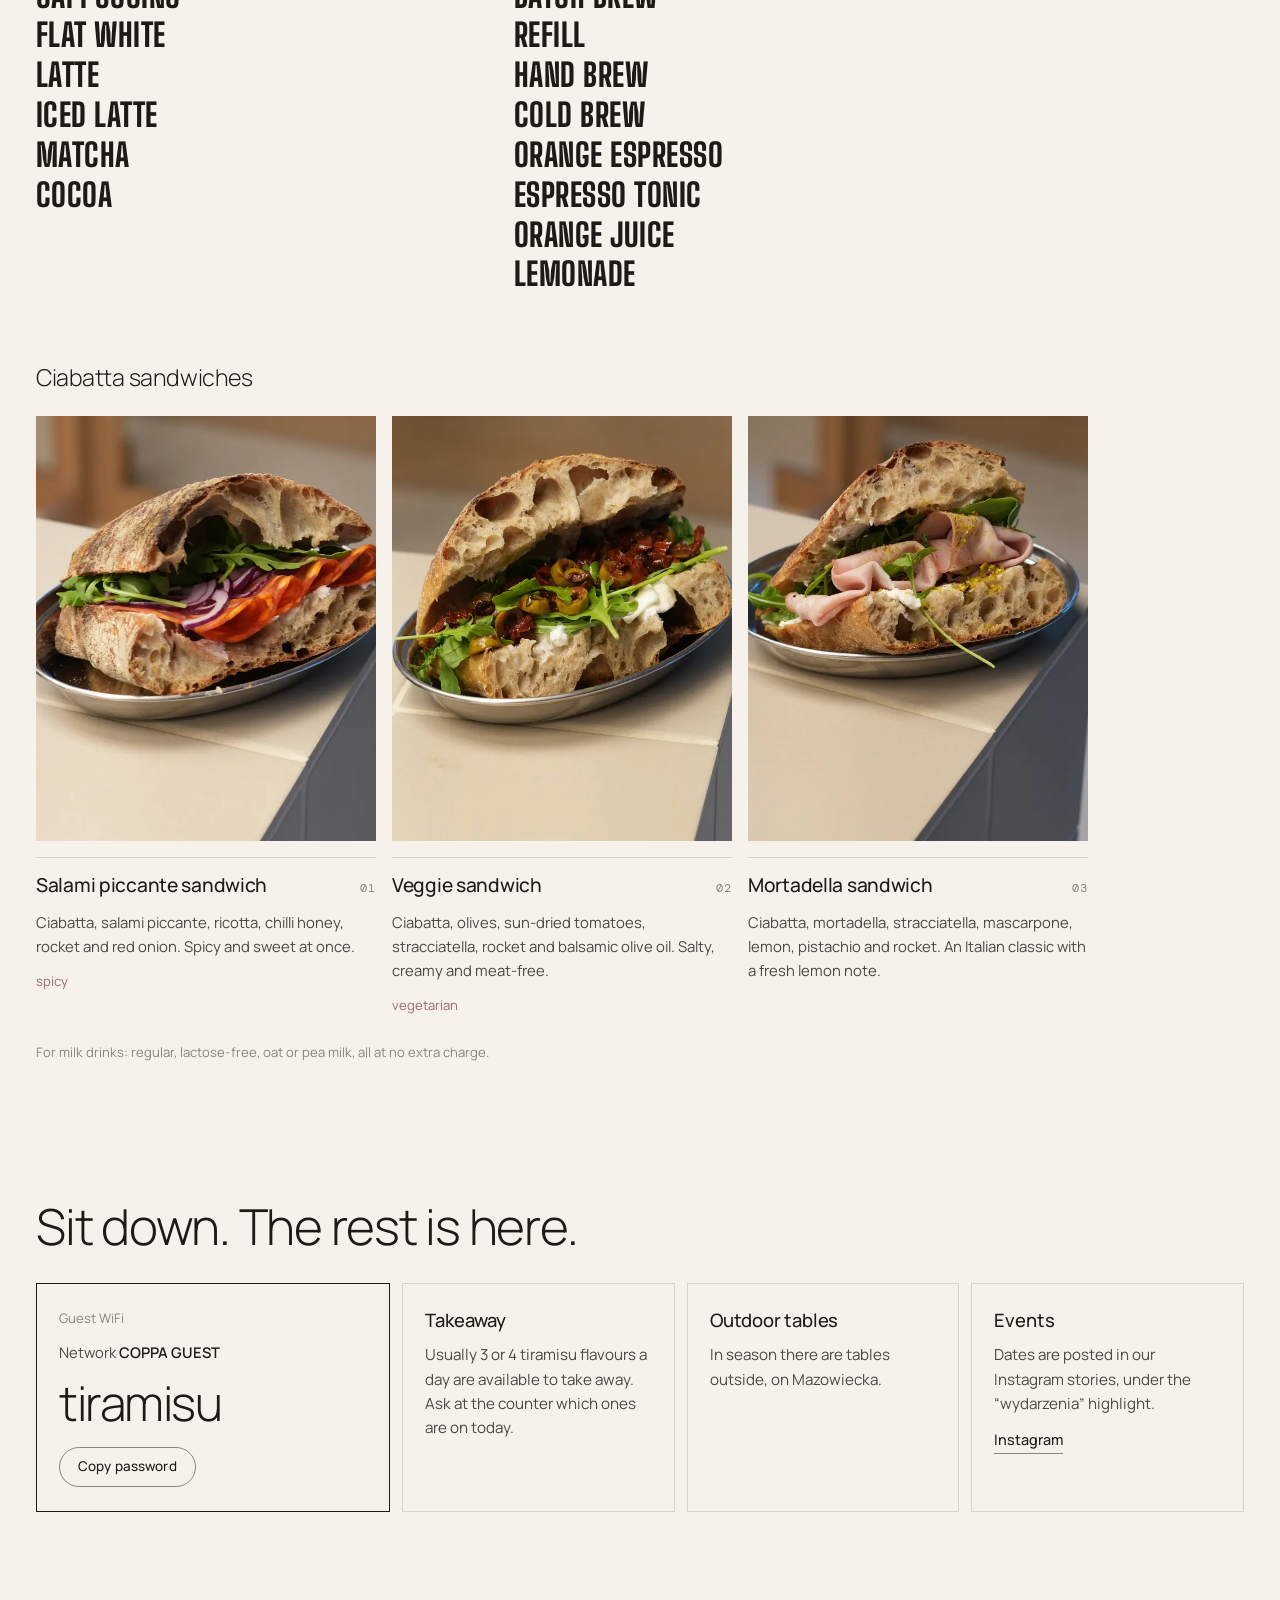
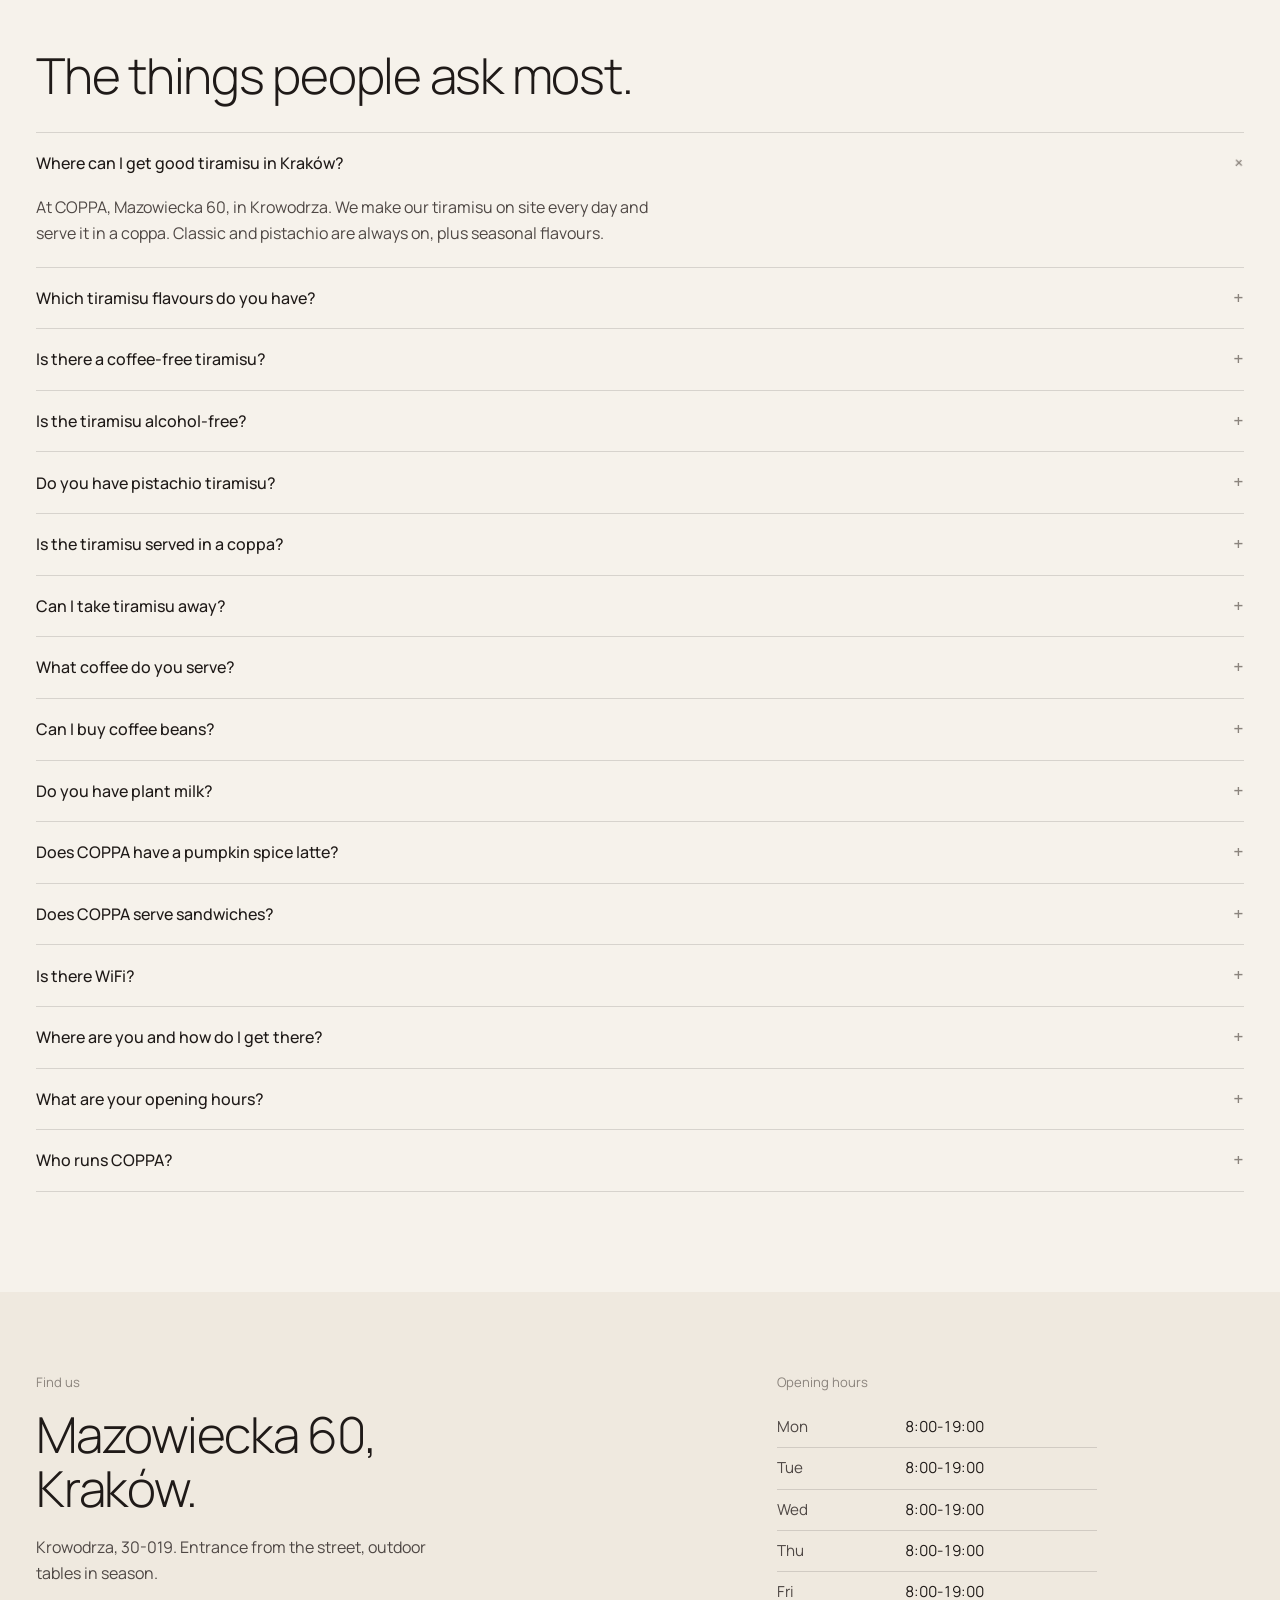
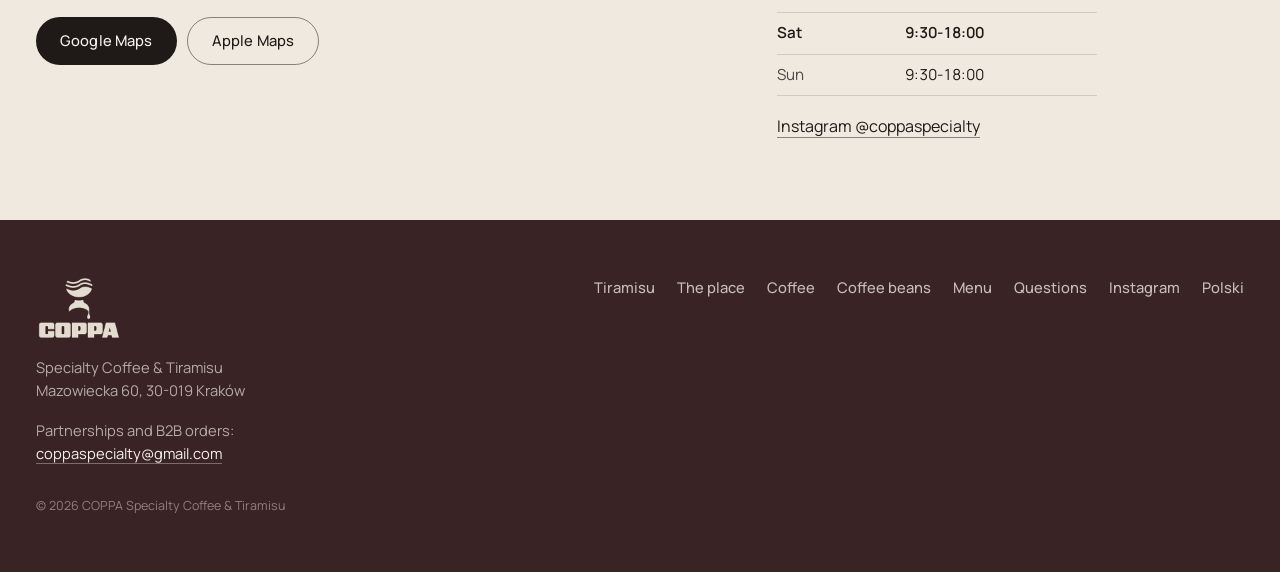
<file: en/index.html>
<!doctype html>
<html lang="en">
<head>
<meta charset="utf-8">
<meta name="viewport" content="width=device-width, initial-scale=1, viewport-fit=cover">
<title>COPPA · Tiramisu in a coppa and specialty coffee, Kraków, Mazowiecka 60</title>
<meta name="description" content="Tiramisu bar and specialty coffee shop in Kraków's Krowodrza district. Tiramisu made in-house every day, served in a small steel coppa. Mazowiecka 60, open daily.">
<meta name="theme-color" content="#F6F2EB">
<meta name="color-scheme" content="light">
<meta name="robots" content="index,follow,max-image-preview:large,max-snippet:-1">
<meta name="geo.region" content="PL-12">
<meta name="geo.placename" content="Kraków">
<meta name="geo.position" content="50.0755;19.9236">
<meta name="ICBM" content="50.0755, 19.9236">
<link rel="canonical" href="https://www.coppaspecialty.cafe/en/">
<link rel="alternate" hreflang="pl" href="https://www.coppaspecialty.cafe/">
<link rel="alternate" hreflang="en" href="https://www.coppaspecialty.cafe/en/">
<link rel="alternate" hreflang="x-default" href="https://www.coppaspecialty.cafe/">
<meta property="og:url" content="https://www.coppaspecialty.cafe/en/">
<meta property="og:type" content="business.business">
<meta property="og:site_name" content="COPPA Specialty Coffee &amp; Tiramisu">
<meta property="og:title" content="COPPA · Tiramisu in a coppa and specialty coffee, Kraków">
<meta property="og:description" content="Tiramisu made in-house every day, served in a coppa. Specialty coffee shop in Krowodrza, Mazowiecka 60.">
<meta property="og:image" content="https://www.coppaspecialty.cafe/img/og.jpg">
<meta property="og:image:width" content="1200">
<meta property="og:image:height" content="630">
<meta property="og:image:alt" content="Classic tiramisu in a steel coppa, COPPA Kraków">
<meta property="og:locale" content="en_GB">
<meta property="og:locale:alternate" content="pl_PL">
<meta name="twitter:card" content="summary_large_image">
<meta name="twitter:title" content="COPPA · Tiramisu in a coppa and specialty coffee, Kraków">
<meta name="twitter:description" content="Tiramisu made in-house every day, served in a coppa. Specialty coffee shop in Krowodrza, Mazowiecka 60.">
<meta name="twitter:image" content="https://www.coppaspecialty.cafe/img/og.jpg">
<link rel="icon" href="../favicon.ico" sizes="any">
<link rel="icon" href="../img/icon-180.png" type="image/png">
<link rel="apple-touch-icon" href="../img/icon-180.png">
<link rel="manifest" href="../site.webmanifest">
<link rel="preconnect" href="https://fonts.googleapis.com">
<link rel="preconnect" href="https://fonts.gstatic.com" crossorigin>
<link href="https://fonts.googleapis.com/css2?family=Big+Shoulders+Display:wght@800&family=Manrope:wght@300;400;500;600&family=DM+Mono:wght@400;500&display=swap" rel="stylesheet">
<link rel="preload" as="image" href="../img/tiramisu/klasyczne-1080.webp" type="image/webp">
<link rel="stylesheet" href="../style.css">

<script type="application/ld+json">
{
  "@context": "https://schema.org",
  "@type": "CafeOrCoffeeShop",
  "@id": "https://www.coppaspecialty.cafe/#coppa",
  "name": "COPPA Specialty Coffee & Tiramisu",
  "alternateName": ["COPPA", "COPPA Specialty", "Coppa Kraków"],
  "description": "Tiramisu bar and specialty coffee shop in Kraków's Krowodrza district. Tiramisu made in-house every day and served in a coppa, a small steel goblet. Classic and pistachio always on, plus seasonal flavours. All made without added alcohol. Espresso from Roastains, rotating single origins on the second grinder. Specialty coffee beans for sale in store.",
  "slogan": "Tiramisu in a coppa. Specialty coffee.",
  "foundingDate": "2026-08",
  "founder": [{ "@type": "Person", "name": "Kasia" }, { "@type": "Person", "name": "Tomek" }],
  "image": "https://www.coppaspecialty.cafe/img/og.jpg",
  "logo": "https://www.coppaspecialty.cafe/img/logo/coppa-mark-rose.png",
  "inLanguage": "en",
  "address": { "@type": "PostalAddress", "streetAddress": "Mazowiecka 60", "addressLocality": "Kraków", "postalCode": "30-019", "addressRegion": "Lesser Poland", "addressCountry": "PL" },
  "areaServed": ["Kraków", "Krowodrza"],
  "geo": { "@type": "GeoCoordinates", "latitude": 50.0755, "longitude": 19.9236 },
  "hasMap": "https://www.google.com/maps/search/?api=1&query=COPPA+Specialty+Coffee+Tiramisu+Mazowiecka+60+Krak%C3%B3w",
  "openingHoursSpecification": [
    { "@type": "OpeningHoursSpecification", "dayOfWeek": ["Monday","Tuesday","Wednesday","Thursday","Friday"], "opens": "08:00", "closes": "19:00" },
    { "@type": "OpeningHoursSpecification", "dayOfWeek": ["Saturday","Sunday"], "opens": "09:30", "closes": "18:00" }
  ],
  "servesCuisine": ["Tiramisu", "Specialty coffee", "Desserts"],
  "priceRange": "20-40 zł",
  "currenciesAccepted": "PLN",
  "knowsAbout": ["tiramisu", "coffee-free tiramisu", "alcohol-free tiramisu", "pistachio tiramisu", "tiramisu in a coppa", "coffee beans", "specialty coffee beans", "specialty coffee", "espresso", "flat white", "hojicha", "Earl Grey", "matcha"],
  "amenityFeature": [
    { "@type": "LocationFeatureSpecification", "name": "WiFi", "value": true },
    { "@type": "LocationFeatureSpecification", "name": "Takeaway", "value": true },
    { "@type": "LocationFeatureSpecification", "name": "Outdoor seating", "value": true }
  ],
  "url": "https://www.coppaspecialty.cafe/en/",
  "email": "coppaspecialty@gmail.com",
  "sameAs": ["https://www.instagram.com/coppaspecialty/"],
  "hasMenu": {
    "@type": "Menu",
    "name": "COPPA menu",
    "hasMenuSection": [
      { "@type": "MenuSection", "name": "Tiramisu (always on)", "hasMenuItem": [
        { "@type": "MenuItem", "name": "Classic tiramisu", "description": "This is where COPPA started: a tiramisu Kasia and Tomek ate on a trip through Italy. One spoon and you are in Calabria. No added alcohol." },
        { "@type": "MenuItem", "name": "Pistachio tiramisu", "description": "Pistachio is not a topping here. It leads from the first spoon to the last: intensely nutty, velvety, balanced in sweetness. No added alcohol." }
      ] },
      { "@type": "MenuSection", "name": "Tiramisu (seasonal)", "hasMenuItem": [
        { "@type": "MenuItem", "name": "Banoffee tiramisu", "description": "Banana sweetness, homemade caramel and a light tiramisu cream. Inspired by the classic banoffee pie: sweet, creamy and dangerously moreish. No added alcohol." },
        { "@type": "MenuItem", "name": "Carrot cake tiramisu", "description": "Tastes like homemade carrot cake: soft, moist and pleasantly sticky. Inside, real carrot cake with a velvety cream made with Philadelphia cream cheese. No added alcohol, coffee-free." },
        { "@type": "MenuItem", "name": "Vanilla, pear and tonka tiramisu", "description": "Delicate pear, fragrant vanilla and tonka, which adds warm, slightly almond notes, all brought together by a velvety tiramisu cream. Subtle and full of aroma. No added alcohol, coffee-free." },
        { "@type": "MenuItem", "name": "Earl Grey tiramisu", "description": "Earl Grey tea brings a clear bergamot aroma and citrus-floral notes. Elegant, creamy, for people who like the less obvious flavours. No added alcohol, coffee-free." },
        { "@type": "MenuItem", "name": "Plum and crumble tiramisu", "description": "A first autumn trip back to a warm, fruity summer: the deep character of plum jam and a homemade crumble. No added alcohol." }
      ] },
      {"@type": "MenuSection", "name": "Standard menu", "hasMenuItem": [{"@type": "MenuItem", "name": "Cortado"}, {"@type": "MenuItem", "name": "Cappuccino"}, {"@type": "MenuItem", "name": "Flat white"}, {"@type": "MenuItem", "name": "Latte"}, {"@type": "MenuItem", "name": "Iced latte"}, {"@type": "MenuItem", "name": "Matcha"}, {"@type": "MenuItem", "name": "Cocoa"}, {"@type": "MenuItem", "name": "Espresso"}, {"@type": "MenuItem", "name": "Batch brew"}, {"@type": "MenuItem", "name": "Refill"}, {"@type": "MenuItem", "name": "Hand brew"}, {"@type": "MenuItem", "name": "Cold brew"}, {"@type": "MenuItem", "name": "Orange espresso"}, {"@type": "MenuItem", "name": "Espresso tonic"}, {"@type": "MenuItem", "name": "Orange juice"}, {"@type": "MenuItem", "name": "Lemonade"}]},
      {"@type": "MenuSection", "name": "Sandwiches", "hasMenuItem": [{"@type": "MenuItem", "name": "Salami piccante sandwich", "description": "Ciabatta, salami piccante, ricotta, chilli honey, rocket and red onion. Spicy and sweet at once."}, {"@type": "MenuItem", "name": "Veggie sandwich", "description": "Ciabatta, olives, sun-dried tomatoes, stracciatella, rocket and balsamic olive oil. Salty, creamy and meat-free.", "suitableForDiet": "https://schema.org/VegetarianDiet"}, {"@type": "MenuItem", "name": "Mortadella sandwich", "description": "Ciabatta, mortadella, stracciatella, mascarpone, lemon, pistachio and rocket. An Italian classic with a fresh lemon note."}]},
      {"@type": "MenuSection", "name": "Seasonal coffee (autumn)", "hasMenuItem": [{"@type": "MenuItem", "name": "Iced Banana Bread", "description": "Banana bread as an iced coffee. Ripe banana sweetness, cinnamon, milk and espresso. Gentle, sweet and right for a warm autumn day."}, {"@type": "MenuItem", "name": "Iced Apple Pie Latte", "description": "The taste of baked autumn apple with our espresso. Creamy, pleasantly sweet and comforting, just like grandma’s apple pie."}, {"@type": "MenuItem", "name": "Pumpkin Spice", "description": "Our homemade syrup of roasted pumpkin and warm spices with a hint of orange. Creamy, deep and nicely balanced in sweetness. Autumn would not be complete without it."}, {"@type": "MenuItem", "name": "Banana Bread Latte", "description": "Everyone loves banana bread, so with a recipe from our barista Karola we turned it into a creamy coffee for cold autumn evenings."}]},
      {"@type": "MenuSection", "name": "Seasonal drinks (autumn)", "hasMenuItem": [{"@type": "MenuItem", "name": "White Vanilla Matcha", "description": "Matcha from Oromatcha with our vanilla syrup, enriched with tonka and white chocolate. Mild, creamy, with a dessert note. Our head barista’s favourite."}, {"@type": "MenuItem", "name": "Berry Cocoa", "description": "Our cocoa with homemade raspberry purée. Milk chocolate sweetness cut with a little raspberry acidity. Gentle, fruity and properly chocolatey."}, {"@type": "MenuItem", "name": "Dark Chocolate Mocha", "description": "Double espresso with dark cocoa and milk. Intensely chocolatey, gently sweet, with a deep, rich taste."}, {"@type": "MenuItem", "name": "Oat Cinnamon Hojicha", "description": "Roasted Japanese tea with oat milk and warm spices. Lightly sweet, nutty and warming."}]},
      { "@type": "MenuSection", "name": "Coffee", "description": "House espresso from Roastains. Second grinder with rotating fruit-forward single origins (funky flat white). Coffees from other specialty roasters, including Gringo Nordic Coffee Roasters. Regular, lactose-free, oat and pea milk at no extra charge." }
    ]
  }
}
</script>
<script type="application/ld+json">
{
  "@context": "https://schema.org",
  "@type": "FAQPage",
  "mainEntity": [
    { "@type": "Question", "name": "Where can I get good tiramisu in Kraków?", "acceptedAnswer": { "@type": "Answer", "text": "At COPPA, Mazowiecka 60, in the Krowodrza district. We make our tiramisu on site every day and serve it in a coppa, a small steel goblet. Classic and pistachio are always on, plus seasonal flavours. Open daily: Mon-Fri 8:00-19:00, Sat-Sun 9:30-18:00." } },
    { "@type": "Question", "name": "Which tiramisu flavours does COPPA have?", "acceptedAnswer": { "@type": "Answer", "text": "Always on: classic and pistachio. Seasonal right now: banoffee, carrot cake, vanilla with pear and tonka, Earl Grey, and plum with crumble. All are made without added alcohol. Seasonal flavours rotate; the current counter is on the website and on Instagram @coppaspecialty." } },
    { "@type": "Question", "name": "Is there a coffee-free tiramisu at COPPA?", "acceptedAnswer": { "@type": "Answer", "text": "Yes. Coffee-free: Earl Grey, carrot cake, and vanilla with pear and tonka. All three are also made without added alcohol. Seasonal flavours rotate, so ask at the counter which ones are on today." } },
    { "@type": "Question", "name": "Is the tiramisu at COPPA alcohol-free?", "acceptedAnswer": { "@type": "Answer", "text": "Yes. Every tiramisu on the current menu is made without added alcohol: classic, pistachio, banoffee, carrot cake, vanilla with pear and tonka, Earl Grey, and plum with crumble." } },
    { "@type": "Question", "name": "Where can I get pistachio tiramisu in Kraków?", "acceptedAnswer": { "@type": "Answer", "text": "At COPPA, Mazowiecka 60, in the Krowodrza district. Pistachio is one of our two permanent flavours, next to the classic: pistachio leads from the first spoon to the last. Made on site every day, without added alcohol." } },
    { "@type": "Question", "name": "Is the tiramisu at COPPA served in a coppa?", "acceptedAnswer": { "@type": "Answer", "text": "Yes. Every tiramisu is served in a small steel goblet. That is where the name comes from: coppa is Italian for goblet." } },
    { "@type": "Question", "name": "Can I take tiramisu away from COPPA?", "acceptedAnswer": { "@type": "Answer", "text": "Yes. Usually 3 or 4 flavours a day are available to take away, not every flavour. Ask at the counter which ones are on today." } },
    { "@type": "Question", "name": "What coffee does COPPA serve?", "acceptedAnswer": { "@type": "Answer", "text": "Specialty coffee only. The house espresso comes from the Roastains roastery. The second grinder rotates fruitier single origins such as Ethiopia or Costa Rica, which is where the funky flat white comes from. COPPA also often works with Gringo Nordic Coffee Roasters from Sweden. On the standard menu: espresso, cortado, cappuccino, flat white, latte, iced latte, batch brew, hand brew, cold brew, orange espresso and espresso tonic." } },
    { "@type": "Question", "name": "Can I buy coffee beans at COPPA?", "acceptedAnswer": { "@type": "Answer", "text": "Yes. At COPPA in Krowodrza you can buy 15 specialty coffees as whole beans: for espresso, for filter brewing and decaf, from roasters such as Roastains and Gringo Nordic. You can taste a coffee made from the beans before you buy. All beans are sold in store at the café. Full list with prices (in Polish): https://www.coppaspecialty.cafe/kawa-ziarnista/" } },
    { "@type": "Question", "name": "Does COPPA have plant milk?", "acceptedAnswer": { "@type": "Answer", "text": "Yes. Regular, lactose-free, oat or pea milk, all at no extra charge." } },
    { "@type": "Question", "name": "Does COPPA have a pumpkin spice latte?", "acceptedAnswer": { "@type": "Answer", "text": "Yes. In autumn the menu has Pumpkin Spice made with our homemade syrup of roasted pumpkin and warm spices with a hint of orange. Also Iced Banana Bread, Iced Apple Pie Latte, Banana Bread Latte, White Vanilla Matcha, Berry Cocoa, Dark Chocolate Mocha and Oat Cinnamon Hojicha with oat milk." } },
    { "@type": "Question", "name": "Does COPPA serve sandwiches?", "acceptedAnswer": { "@type": "Answer", "text": "Yes, ciabatta sandwiches: salami piccante with ricotta and chilli honey, mortadella with stracciatella and pistachio, and a vegetarian one with olives, sun-dried tomatoes and stracciatella." } },
    { "@type": "Question", "name": "Is there WiFi at COPPA?", "acceptedAnswer": { "@type": "Answer", "text": "Yes, the guest network is COPPA GUEST. The password is on the website and at the counter." } },
    { "@type": "Question", "name": "Where is COPPA and how do I get there?", "acceptedAnswer": { "@type": "Answer", "text": "Mazowiecka 60, 30-019 Kraków, in Krowodrza: an 8-minute walk from Plac Inwalidów, 10 minutes from Park Krakowski and Nowy Kleparz, about 25 minutes from the Main Square. Directions are available in Google Maps or Apple Maps from the website." } },
    { "@type": "Question", "name": "What are COPPA's opening hours?", "acceptedAnswer": { "@type": "Answer", "text": "Monday to Friday 8:00-19:00, Saturday and Sunday 9:30-18:00." } },
    { "@type": "Question", "name": "Who runs COPPA?", "acceptedAnswer": { "@type": "Answer", "text": "Kasia and Tomek, the owners. Kasia is responsible for the tiramisu and creates every new flavour, Tomek runs the bar. COPPA opened in August 2026." } }
  ]
}
</script>
</head>
<body>

<a class="skip" href="#tiramisu">Skip to the tiramisu</a>

<header class="topbar">
  <a class="brand" href="#top" aria-label="COPPA, top of page">
    <img src="../img/logo/coppa-wordmark-rose.webp" alt="COPPA" width="425" height="80">
  </a>
  <nav class="topnav" aria-label="Page sections">
    <a href="#tiramisu">Tiramisu</a>
    <a href="#place">The place</a>
    <a href="#coffee">Coffee</a>
    <a href="#menu">Menu</a>
    <a href="#at-the-cafe">At the café</a>
    <a href="#contact">Contact</a>
  </nav>
  <a class="lang" data-toodip="main_lang" href="../" hreflang="pl" lang="pl" aria-label="Wersja polska">PL</a>
  <div class="open-pill" id="openPill"><span class="dot" aria-hidden="true"></span><span id="openText">Mon-Fri 8:00-19:00</span></div>
</header>

<main id="top">

<section class="hero">
  <div class="hero-copy">
    <h1>Tiramisu in a coppa.<br>Specialty coffee.</h1>
    <p class="lead">COPPA is a specialty coffee shop and tiramisu bar in Krowodrza, Kraków. We make our tiramisu in-house every day and serve it in a coppa, a small steel goblet. Classic and pistachio are always on, the rest change with the season.</p>
    <div class="cta-row">
      <a class="btn btn-fill" href="#tiramisu" data-toodip="main_tiramisu_cta">See the tiramisu</a>
      <a class="btn btn-ghost" href="#contact" data-toodip="main_dojazd_cta">Directions</a>
    </div>
  </div>
  <figure class="hero-fig" data-alts="[{&quot;src&quot;: &quot;../img/hero/alt2&quot;, &quot;alt&quot;: &quot;Behind the bar at COPPA, Mazowiecka 60&quot;}, {&quot;src&quot;: &quot;../img/hero/alt3&quot;, &quot;alt&quot;: &quot;Behind the bar at COPPA, Mazowiecka 60&quot;}, {&quot;src&quot;: &quot;../img/hero/alt4&quot;, &quot;alt&quot;: &quot;Behind the bar at COPPA, Mazowiecka 60&quot;}, {&quot;src&quot;: &quot;../img/hero/alt5&quot;, &quot;alt&quot;: &quot;Behind the bar at COPPA, Mazowiecka 60&quot;}]">
    <img src="../img/tiramisu/klasyczne-1080.webp" srcset="../img/tiramisu/klasyczne-640.webp 640w, ../img/tiramisu/klasyczne-1080.webp 1080w" sizes="(min-width:900px) 46vw, 100vw" alt="Classic tiramisu in a steel coppa against green tiles at COPPA" width="1080" height="1616" fetchpriority="high" data-fade>
  </figure>
  <dl class="facts">
    <div><dt>Address</dt><dd>Mazowiecka 60<br>30-019 Kraków</dd></div>
    <div><dt>Hours</dt><dd>Mon-Fri 8:00-19:00<br>Sat-Sun 9:30-18:00</dd></div>
    <div><dt>Instagram</dt><dd><a href="https://www.instagram.com/coppaspecialty/" rel="noopener">@coppaspecialty</a></dd></div>
  </dl>
</section>

<section class="gal" id="tiramisu" data-gallery data-loop>
  <div class="wrap sec-head rv">
    <h2>Tiramisu in Kraków. The classic stays, the rest rotates.</h2>
    <p class="sec-lead">All made on site, every day, and all without added alcohol. Classic and pistachio are always on, the others follow the season. Three flavours are coffee-free too. Swipe to see the whole counter.</p>
  </div>
  <div class="wrap gal-ui">
    <p class="gal-count"><b id="galIdx" class="gal-idx">01</b><span>/</span><span id="galTotal" class="gal-total">07</span></p>
    <p class="gal-hint">swipe sideways</p>
    <div class="gal-arrows">
      <button type="button" class="arrow gal-prev" id="galPrev" aria-label="Previous tiramisu"><svg viewBox="0 0 24 24"><path d="M15 5l-7 7 7 7"/></svg></button>
      <button type="button" class="arrow gal-next" id="galNext" aria-label="Next tiramisu"><svg viewBox="0 0 24 24"><path d="M9 5l7 7-7 7"/></svg></button>
    </div>
  </div>
  <div class="gal-track" id="galTrack" tabindex="0" aria-label="Tiramisu list. Swipe sideways or use the arrows.">
    <article class="slide">
      <figure class="slide-fig"><img src="../img/tiramisu/klasyczne-640.webp" srcset="../img/tiramisu/klasyczne-640.webp 640w, ../img/tiramisu/klasyczne-1080.webp 1080w" sizes="(min-width:760px) 420px, 76vw" alt="Classic tiramisu in a steel coppa" width="1080" height="1620" loading="lazy" data-fade></figure>
      <div class="slide-cap"><div class="slide-top"><h3>Classic</h3><span class="num">01</span></div>
        <p>This is where COPPA started: a tiramisu Kasia and Tomek ate on a trip through Italy. One spoon and you are in Calabria.</p>
        <p class="tags">alcohol-free, always on</p></div>
    </article>
    <article class="slide">
      <figure class="slide-fig"><img src="../img/tiramisu/pistacjowe-640.webp" srcset="../img/tiramisu/pistacjowe-640.webp 640w, ../img/tiramisu/pistacjowe-1080.webp 1080w" sizes="(min-width:760px) 420px, 76vw" alt="Pistachio tiramisu in a steel coppa" width="1080" height="1620" loading="lazy" data-fade></figure>
      <div class="slide-cap"><div class="slide-top"><h3>Pistachio</h3><span class="num">02</span></div>
        <p>Pistachio is not a topping here. It leads from the first spoon to the last: intensely nutty, velvety, balanced in sweetness.</p>
        <p class="tags">alcohol-free, always on</p></div>
    </article>
    <article class="slide">
      <figure class="slide-fig"><img src="../img/tiramisu/banoffee-640.webp" srcset="../img/tiramisu/banoffee-640.webp 640w, ../img/tiramisu/banoffee-1080.webp 1080w" sizes="(min-width:760px) 420px, 76vw" alt="Banoffee tiramisu in a steel coppa" width="1080" height="1620" loading="lazy" data-fade></figure>
      <div class="slide-cap"><div class="slide-top"><h3>Banoffee</h3><span class="num">03</span></div>
        <p>Banana sweetness, homemade caramel and a light tiramisu cream. Inspired by the classic banoffee pie: sweet, creamy and dangerously moreish.</p>
        <p class="tags">alcohol-free, seasonal</p></div>
    </article>
    <article class="slide">
      <figure class="slide-fig"><img src="../img/tiramisu/marchewkowe-640.webp" srcset="../img/tiramisu/marchewkowe-640.webp 640w, ../img/tiramisu/marchewkowe-1080.webp 1080w" sizes="(min-width:760px) 420px, 76vw" alt="Carrot cake tiramisu in a steel coppa" width="1080" height="1620" loading="lazy" data-fade></figure>
      <div class="slide-cap"><div class="slide-top"><h3>Carrot cake</h3><span class="num">04</span></div>
        <p>Tastes like homemade carrot cake: soft, moist and pleasantly sticky. Inside, real carrot cake with a velvety cream made with Philadelphia cream cheese.</p>
        <p class="tags">coffee-free, alcohol-free, seasonal</p></div>
    </article>
    <article class="slide">
      <figure class="slide-fig"><img src="../img/tiramisu/wanilia-gruszka-tonka-640.webp" srcset="../img/tiramisu/wanilia-gruszka-tonka-640.webp 640w, ../img/tiramisu/wanilia-gruszka-tonka-1080.webp 1080w" sizes="(min-width:760px) 420px, 76vw" alt="Vanilla, pear and tonka tiramisu in a steel coppa" width="1080" height="1620" loading="lazy" data-fade></figure>
      <div class="slide-cap"><div class="slide-top"><h3>Vanilla, pear and tonka</h3><span class="num">05</span></div>
        <p>Delicate pear, fragrant vanilla and tonka, which adds warm, slightly almond notes, all brought together by a velvety tiramisu cream. Subtle and full of aroma.</p>
        <p class="tags">coffee-free, alcohol-free, seasonal</p></div>
    </article>
    <article class="slide">
      <figure class="slide-fig"><img src="../img/tiramisu/earl-grey-640.webp" srcset="../img/tiramisu/earl-grey-640.webp 640w, ../img/tiramisu/earl-grey-1080.webp 1080w" sizes="(min-width:760px) 420px, 76vw" alt="Earl Grey tiramisu in a steel coppa" width="1080" height="1620" loading="lazy" data-fade></figure>
      <div class="slide-cap"><div class="slide-top"><h3>Earl Grey</h3><span class="num">06</span></div>
        <p>Earl Grey tea brings a clear bergamot aroma and citrus-floral notes. Elegant, creamy, for people who like the less obvious flavours.</p>
        <p class="tags">coffee-free, alcohol-free, seasonal</p></div>
    </article>
    <article class="slide">
      <figure class="slide-fig"><img src="../img/tiramisu/sliwka-kruszonka-640.webp" srcset="../img/tiramisu/sliwka-kruszonka-640.webp 640w, ../img/tiramisu/sliwka-kruszonka-1080.webp 1080w" sizes="(min-width:760px) 420px, 76vw" alt="Plum and crumble tiramisu in a steel coppa" width="1080" height="1620" loading="lazy" data-fade></figure>
      <div class="slide-cap"><div class="slide-top"><h3>Plum and crumble</h3><span class="num">07</span></div>
        <p>A first autumn trip back to a warm, fruity summer: the deep character of plum jam and a homemade crumble.</p>
        <p class="tags">alcohol-free, seasonal</p></div>
    </article>
  </div>
  <div class="wrap gal-bar" aria-hidden="true"><span id="galFill" class="gal-fill"></span></div>
</section>

<!-- JESIEŃ: druga galeria, lustrzana -->
<section class="gal rev" id="jesien" data-gallery data-rev data-loop>
  <div class="wrap sec-head rv">
    <h2>Autumn drinks in Kraków: pumpkin spice, matcha and hojicha.</h2>
    <p class="sec-lead">The drinks menu changes with the season. Right now it is autumn: coffees on homemade syrups and coffee-free drinks for colder days.</p>
  </div>
  <div class="wrap gal-ui">
    <p class="gal-count"><b class="gal-idx">01</b><span>/</span><span class="gal-total">08</span></p>
    <p class="gal-hint">swipe right</p>
    <div class="gal-arrows">
      <button type="button" class="arrow gal-next" aria-label="Next drink"><svg viewBox="0 0 24 24"><path d="M15 5l-7 7 7 7"/></svg></button>
      <button type="button" class="arrow gal-prev" aria-label="Previous drink"><svg viewBox="0 0 24 24"><path d="M9 5l7 7-7 7"/></svg></button>
    </div>
  </div>
  <div class="gal-track" tabindex="0" aria-label="Autumn drinks. Swipe right or use the arrows.">
    <article class="slide">
      <figure class="slide-fig"><img src="../img/jesien/iced-banana-bread-640.webp" srcset="../img/jesien/iced-banana-bread-640.webp 640w, ../img/jesien/iced-banana-bread-1080.webp 1080w" sizes="(min-width:760px) 420px, 76vw" alt="Iced Banana Bread at COPPA" width="1080" height="1620" loading="lazy" data-fade></figure>
      <div class="slide-cap">
        <div class="slide-top"><h3>Iced Banana Bread</h3><span class="num">01</span></div>
        <p>Banana bread as an iced coffee. Ripe banana sweetness, cinnamon, milk and espresso. Gentle, sweet and right for a warm autumn day.</p>
        <p class="tags">iced, with espresso</p>
      </div>
    </article>
    <article class="slide">
      <figure class="slide-fig"><img src="../img/jesien/iced-apple-pie-latte-640.webp" srcset="../img/jesien/iced-apple-pie-latte-640.webp 640w, ../img/jesien/iced-apple-pie-latte-1080.webp 1080w" sizes="(min-width:760px) 420px, 76vw" alt="Iced Apple Pie Latte at COPPA" width="1080" height="1620" loading="lazy" data-fade></figure>
      <div class="slide-cap">
        <div class="slide-top"><h3>Iced Apple Pie Latte</h3><span class="num">02</span></div>
        <p>The taste of baked autumn apple with our espresso. Creamy, pleasantly sweet and comforting, just like grandma’s apple pie.</p>
        <p class="tags">iced, with espresso</p>
      </div>
    </article>
    <article class="slide">
      <figure class="slide-fig"><img src="../img/jesien/oat-cinnamon-hojicha-640.webp" srcset="../img/jesien/oat-cinnamon-hojicha-640.webp 640w, ../img/jesien/oat-cinnamon-hojicha-1080.webp 1080w" sizes="(min-width:760px) 420px, 76vw" alt="Oat Cinnamon Hojicha at COPPA" width="1080" height="1620" loading="lazy" data-fade></figure>
      <div class="slide-cap">
        <div class="slide-top"><h3>Oat Cinnamon Hojicha</h3><span class="num">03</span></div>
        <p>Roasted Japanese tea with oat milk and warm spices. Lightly sweet, nutty and warming.</p>
        <p class="tags">coffee-free, oat milk</p>
      </div>
    </article>
    <article class="slide">
      <figure class="slide-fig"><img src="../img/jesien/pumpkin-spice-640.webp" srcset="../img/jesien/pumpkin-spice-640.webp 640w, ../img/jesien/pumpkin-spice-1080.webp 1080w" sizes="(min-width:760px) 420px, 76vw" alt="Pumpkin Spice at COPPA" width="1080" height="1620" loading="lazy" data-fade></figure>
      <div class="slide-cap">
        <div class="slide-top"><h3>Pumpkin Spice</h3><span class="num">04</span></div>
        <p>Our homemade syrup of roasted pumpkin and warm spices with a hint of orange. Creamy, deep and nicely balanced in sweetness. Autumn would not be complete without it.</p>
        <p class="tags">coffee, homemade syrup</p>
      </div>
    </article>
    <article class="slide">
      <figure class="slide-fig"><img src="../img/jesien/banana-bread-latte-640.webp" srcset="../img/jesien/banana-bread-latte-640.webp 640w, ../img/jesien/banana-bread-latte-1080.webp 1080w" sizes="(min-width:760px) 420px, 76vw" alt="Banana Bread Latte at COPPA" width="1080" height="1620" loading="lazy" data-fade></figure>
      <div class="slide-cap">
        <div class="slide-top"><h3>Banana Bread Latte</h3><span class="num">05</span></div>
        <p>Everyone loves banana bread, so with a recipe from our barista Karola we turned it into a creamy coffee for cold autumn evenings.</p>
        <p class="tags">coffee</p>
      </div>
    </article>
    <article class="slide">
      <figure class="slide-fig"><img src="../img/jesien/white-vanilla-matcha-640.webp" srcset="../img/jesien/white-vanilla-matcha-640.webp 640w, ../img/jesien/white-vanilla-matcha-1080.webp 1080w" sizes="(min-width:760px) 420px, 76vw" alt="White Vanilla Matcha at COPPA" width="1080" height="1620" loading="lazy" data-fade></figure>
      <div class="slide-cap">
        <div class="slide-top"><h3>White Vanilla Matcha</h3><span class="num">06</span></div>
        <p>Matcha from Oromatcha with our vanilla syrup, enriched with tonka and white chocolate. Mild, creamy, with a dessert note. Our head barista’s favourite.</p>
        <p class="tags">coffee-free</p>
      </div>
    </article>
    <article class="slide">
      <figure class="slide-fig"><img src="../img/jesien/berry-cocoa-640.webp" srcset="../img/jesien/berry-cocoa-640.webp 640w, ../img/jesien/berry-cocoa-1080.webp 1080w" sizes="(min-width:760px) 420px, 76vw" alt="Berry Cocoa at COPPA" width="1080" height="1620" loading="lazy" data-fade></figure>
      <div class="slide-cap">
        <div class="slide-top"><h3>Berry Cocoa</h3><span class="num">07</span></div>
        <p>Our cocoa with homemade raspberry purée. Milk chocolate sweetness cut with a little raspberry acidity. Gentle, fruity and properly chocolatey.</p>
        <p class="tags">coffee-free</p>
      </div>
    </article>
    <article class="slide">
      <figure class="slide-fig"><img src="../img/jesien/dark-chocolate-mocha-640.webp" srcset="../img/jesien/dark-chocolate-mocha-640.webp 640w, ../img/jesien/dark-chocolate-mocha-1080.webp 1080w" sizes="(min-width:760px) 420px, 76vw" alt="Dark Chocolate Mocha at COPPA" width="1080" height="1620" loading="lazy" data-fade></figure>
      <div class="slide-cap">
        <div class="slide-top"><h3>Dark Chocolate Mocha</h3><span class="num">08</span></div>
        <p>Double espresso with dark cocoa and milk. Intensely chocolatey, gently sweet, with a deep, rich taste.</p>
        <p class="tags">with espresso</p>
      </div>
    </article>
  </div>
  <div class="wrap gal-bar" aria-hidden="true"><span class="gal-fill"></span></div>
</section>

<section class="story wrap" id="place">
  <div class="story-head rv">
    <h2>Tiramisu in Kraków, made every day in Krowodrza.</h2>
    <p class="story-intro">COPPA was built around two things: specialty coffee and tiramisu. Tiramisu is the main product here and the idea the whole place grew from.</p>
  </div>
  <figure class="story-fig rv">
    <img src="../img/lokal/bar-640.webp" srcset="../img/lokal/bar-640.webp 640w, ../img/lokal/bar-1080.webp 1080w" sizes="(min-width:900px) 40vw, 100vw" alt="The bar at COPPA, Mazowiecka 60, Kraków" width="1080" height="1629" loading="lazy" data-fade>
  </figure>
  <div class="story-grid">
    <div class="story-item rv">
      <h3>Served in a coppa</h3>
      <p>The name comes from the Italian word for a goblet. From the start we wanted to serve tiramisu as its own, finished dessert in a small cup. The coppa became the most recognisable part of the concept.</p>
    </div>
    <div class="story-item rv">
      <h3>Every day, in-house</h3>
      <p>We make it ourselves, every single day. Tiramisu gives us an Italian starting point, but we do not copy an Italian café one to one. That is where Earl Grey, banoffee, carrot cake in a coppa and modern specialty coffee come in.</p>
    </div>
    <div class="story-item rv">
      <h3>Kasia and Tomek</h3>
      <p>COPPA is run by its owners, not a chain or an investor. Kasia is responsible for the tiramisu and creates every new flavour, Tomek runs the bar.</p>
    </div>
    <div class="story-item rv">
      <h3>Krowodrza, close to the centre</h3>
      <p>We are in Krowodrza, an 8-minute walk from Plac Inwalidów and about 25 minutes from the Main Square, away from the tourist crowds. That is part of the character of the place. We want to be a café people come back to, not a stop on a weekend route. Open since August 2026.</p>
    </div>
  </div>
</section>


<section class="coffee wrap" id="coffee">
  <div class="sec-head rv">
    <h2>A house espresso and a second grinder that keeps changing.</h2>
  </div>
  <dl class="rows rv">
    <div><dt>Espresso</dt><dd>Our house espresso comes from the Roastains roastery. We go for a flavour that works black and with milk.</dd></div>
    <div><dt>Second grinder</dt><dd>We rotate the beans regularly and show fruitier, less typical profiles, Ethiopia or Costa Rica for example. That is where our funky flat white comes from.</dd></div>
    <div><dt>Roasters</dt><dd>We work only with specialty coffee. Beyond the house espresso we rotate coffees from different roasters, very often Sweden's Gringo Nordic Coffee Roasters.</dd></div>
    <div><dt>Milk</dt><dd>Regular, lactose-free, oat or pea. Every option at no extra charge.</dd></div>
  </dl>
</section>

<!-- KAWA ZIARNISTA: mini sekcja, pelna lista na /kawa-ziarnista/ -->
<section class="beans-teaser wrap" id="coffee-beans">
  <div class="bt-grid rv">
    <figure class="bt-fig"><img src="../img/kawa-ziarnista/polka-640.webp" srcset="../img/kawa-ziarnista/polka-640.webp 640w, ../img/kawa-ziarnista/polka-1280.webp 1280w" sizes="(min-width:900px) 40vw, 100vw" alt="Shelf of specialty coffee beans at COPPA" width="1280" height="1600" loading="lazy"></figure>
    <div class="bt-copy">
      <h2>Coffee beans in Kraków. Taste first, then take them home.</h2>
      <p class="sec-lead">We sell 15 specialty coffees as whole beans, from roasters such as Roastains and Gringo Nordic. No buying blind: taste a coffee made from the beans first, and our baristas will help you pick beans for your taste and brewing method.</p>
      <nav class="bt-jump" aria-label="Coffee types"><a href="../kawa-ziarnista/#espresso" hreflang="pl">For espresso <span>5</span></a><a href="../kawa-ziarnista/#przelew" hreflang="pl">For filter <span>8</span></a><a href="../kawa-ziarnista/#decaf" hreflang="pl">Decaf <span>2</span></a></nav>
      <a class="btn btn-fill" href="../kawa-ziarnista/" hreflang="pl" data-toodip="main_kawa_ziarnista">See the coffees and prices (in Polish)</a>
    </div>
  </div>
</section>

<!-- MENU -->
<section class="menu wrap" id="menu">
  <div class="sec-head rv">
    <h2>Menu: specialty coffee, matcha and sandwiches in Kraków.</h2>
    <p class="sec-lead">The standard menu is the same as on the wall by the bar, with ciabatta sandwiches below it. The tiramisu and autumn drinks are above, in the galleries.</p>
  </div>
  <div class="board rv" id="karta">
    <h3 class="menu-h3">Standard menu</h3>
    <div class="board-cols">
      <div>
        <p class="board-sub">With milk</p>
        <ul class="board-list">
          <li>Cortado</li>
          <li>Cappuccino</li>
          <li>Flat white</li>
          <li>Latte</li>
          <li>Iced latte</li>
          <li>Matcha</li>
          <li>Cocoa</li>
        </ul>
      </div>
      <div>
        <p class="board-sub">Without milk</p>
        <ul class="board-list">
          <li>Espresso</li>
          <li>Batch brew</li>
          <li>Refill</li>
          <li>Hand brew</li>
          <li>Cold brew</li>
          <li>Orange espresso</li>
          <li>Espresso tonic</li>
          <li>Orange juice</li>
          <li>Lemonade</li>
        </ul>
      </div>
    </div>
  </div>
    <div class="kan" id="kanapki" data-gallery>
    <h3 class="menu-h3 rv">Ciabatta sandwiches</h3>
    <div class="gal-ui">
      <p class="gal-count"><b class="gal-idx">01</b><span>/</span><span class="gal-total">03</span></p>
      <p class="gal-hint">swipe sideways</p>
      <div class="gal-arrows">
        <button type="button" class="arrow gal-prev" aria-label="Previous sandwich"><svg viewBox="0 0 24 24"><path d="M15 5l-7 7 7 7"/></svg></button>
        <button type="button" class="arrow gal-next" aria-label="Next sandwich"><svg viewBox="0 0 24 24"><path d="M9 5l7 7-7 7"/></svg></button>
      </div>
    </div>
    <div class="gal-track" tabindex="0" aria-label="Sandwich list. Swipe sideways or use the arrows.">
    <article class="slide">
      <figure class="slide-fig kan-fig"><img src="../img/kanapki/salami-piccante-640.webp" srcset="../img/kanapki/salami-piccante-640.webp 640w, ../img/kanapki/salami-piccante-1080.webp 1080w" sizes="(min-width:760px) 340px, 72vw" alt="Salami piccante ciabatta sandwich" width="1080" height="1350" loading="lazy" data-fade></figure>
      <div class="slide-cap">
        <div class="slide-top"><h4>Salami piccante sandwich</h4><span class="num">01</span></div>
        <p>Ciabatta, salami piccante, ricotta, chilli honey, rocket and red onion. Spicy and sweet at once.</p>
        <p class="tags">spicy</p>
      </div>
    </article>
    <article class="slide">
      <figure class="slide-fig kan-fig"><img src="../img/kanapki/wege-640.webp" srcset="../img/kanapki/wege-640.webp 640w, ../img/kanapki/wege-1080.webp 1080w" sizes="(min-width:760px) 340px, 72vw" alt="Vegetarian ciabatta sandwich with olives and sun-dried tomatoes" width="1080" height="1350" loading="lazy" data-fade></figure>
      <div class="slide-cap">
        <div class="slide-top"><h4>Veggie sandwich</h4><span class="num">02</span></div>
        <p>Ciabatta, olives, sun-dried tomatoes, stracciatella, rocket and balsamic olive oil. Salty, creamy and meat-free.</p>
        <p class="tags">vegetarian</p>
      </div>
    </article>
    <article class="slide">
      <figure class="slide-fig kan-fig"><img src="../img/kanapki/mortadela-640.webp" srcset="../img/kanapki/mortadela-640.webp 640w, ../img/kanapki/mortadela-1080.webp 1080w" sizes="(min-width:760px) 340px, 72vw" alt="Mortadella and pistachio ciabatta sandwich" width="1080" height="1350" loading="lazy" data-fade></figure>
      <div class="slide-cap">
        <div class="slide-top"><h4>Mortadella sandwich</h4><span class="num">03</span></div>
        <p>Ciabatta, mortadella, stracciatella, mascarpone, lemon, pistachio and rocket. An Italian classic with a fresh lemon note.</p>
      </div>
    </article>
    </div>
    <div class="gal-bar" aria-hidden="true"><span class="gal-fill"></span></div>
  </div>
  <p class="note rv">For milk drinks: regular, lactose-free, oat or pea milk, all at no extra charge.</p>
</section>

<section class="place wrap" id="at-the-cafe">
  <div class="sec-head rv">
    <h2>Sit down. The rest is here.</h2>
  </div>
  <div class="place-grid">
    <div class="wifi rv">
      <p class="label">Guest WiFi</p>
      <p class="wifi-net">Network <b>COPPA GUEST</b></p>
      <p class="wifi-pass" id="wifiPass" data-pass="tiramisu">tiramisu</p>
      <button type="button" class="btn btn-ghost btn-sm" id="wifiCopy">Copy password</button>
    </div>
    <div class="place-card rv">
      <h3>Takeaway</h3>
      <p>Usually 3 or 4 tiramisu flavours a day are available to take away. Ask at the counter which ones are on today.</p>
    </div>
    <div class="place-card rv">
      <h3>Outdoor tables</h3>
      <p>In season there are tables outside, on Mazowiecka.</p>
    </div>
    <div class="place-card rv">
      <h3>Events</h3>
      <p>Dates are posted in our Instagram stories, under the “wydarzenia” highlight.</p>
      <a class="link" href="https://www.instagram.com/coppaspecialty/" rel="noopener">Instagram</a>
    </div>
  </div>
</section>

<section class="faq wrap" id="faq">
  <div class="sec-head rv">
    <h2>The things people ask most.</h2>
  </div>
  <div class="faq-list rv">
    <details name="faq" open>
      <summary>Where can I get good tiramisu in Kraków?</summary>
      <p>At COPPA, Mazowiecka 60, in Krowodrza. We make our tiramisu on site every day and serve it in a coppa. Classic and pistachio are always on, plus seasonal flavours.</p>
    </details>
    <details name="faq">
      <summary>Which tiramisu flavours do you have?</summary>
      <p>Always on: classic and pistachio. Seasonal right now: banoffee, carrot cake, vanilla with pear and tonka, Earl Grey, and plum with crumble. All are made without added alcohol. Seasonal flavours rotate; the current counter is above and on Instagram.</p>
    </details>
    <details name="faq">
      <summary>Is there a coffee-free tiramisu?</summary>
      <p>Yes. Coffee-free: Earl Grey, carrot cake, and vanilla with pear and tonka. All three are also made without added alcohol. Seasonal flavours rotate, so ask at the counter which ones are on today.</p>
    </details>
    <details name="faq">
      <summary>Is the tiramisu alcohol-free?</summary>
      <p>Yes. Every tiramisu on the current menu is made without added alcohol: classic, pistachio, banoffee, carrot cake, vanilla with pear and tonka, Earl Grey, and plum with crumble.</p>
    </details>
    <details name="faq">
      <summary>Do you have pistachio tiramisu?</summary>
      <p>Yes. Pistachio is one of our two permanent flavours, next to the classic: pistachio leads from the first spoon to the last. Made on site every day, without added alcohol.</p>
    </details>
    <details name="faq">
      <summary>Is the tiramisu served in a coppa?</summary>
      <p>Yes. Every tiramisu is served in a small steel goblet. That is where the name comes from: coppa is Italian for goblet.</p>
    </details>
    <details name="faq">
      <summary>Can I take tiramisu away?</summary>
      <p>Yes. Usually 3 or 4 flavours a day are available to take away, not every flavour. Ask at the counter which ones are on today.</p>
    </details>
    <details name="faq">
      <summary>What coffee do you serve?</summary>
      <p>Specialty only. The house espresso is from Roastains; the second grinder rotates fruitier single origins such as Ethiopia or Costa Rica. We also often work with Gringo Nordic Coffee Roasters from Sweden. On the standard menu: espresso, cortado, cappuccino, flat white, latte, iced latte, batch brew, hand brew, cold brew, orange espresso and espresso tonic.</p>
    </details>
    <details name="faq">
      <summary>Can I buy coffee beans?</summary>
      <p>Yes. At COPPA in Krowodrza you can buy 15 specialty coffees as whole beans: for espresso, for filter brewing and decaf, from roasters such as Roastains and Gringo Nordic. You can taste a coffee made from the beans before you buy. All beans are sold in store at the café. <a href="../kawa-ziarnista/" hreflang="pl">Full list with prices (in Polish)</a>.</p>
    </details>
    <details name="faq">
      <summary>Do you have plant milk?</summary>
      <p>Yes. Regular, lactose-free, oat or pea, all at no extra charge.</p>
    </details>
    <details name="faq">
      <summary>Does COPPA have a pumpkin spice latte?</summary>
      <p>Yes. In autumn the menu has Pumpkin Spice made with our homemade syrup of roasted pumpkin and warm spices with a hint of orange. Also Iced Banana Bread, Iced Apple Pie Latte, Banana Bread Latte, White Vanilla Matcha, Berry Cocoa, Dark Chocolate Mocha and Oat Cinnamon Hojicha with oat milk.</p>
    </details>
    <details name="faq">
      <summary>Does COPPA serve sandwiches?</summary>
      <p>Yes, ciabatta sandwiches: salami piccante with ricotta and chilli honey, mortadella with stracciatella and pistachio, and a vegetarian one with olives, sun-dried tomatoes and stracciatella.</p>
    </details>
    <details name="faq">
      <summary>Is there WiFi?</summary>
      <p>Yes, the network is COPPA GUEST. The password is in the At the café section and at the counter.</p>
    </details>
    <details name="faq">
      <summary>Where are you and how do I get there?</summary>
      <p>Mazowiecka 60, 30-019 Kraków, in Krowodrza: an 8-minute walk from Plac Inwalidów, 10 minutes from Park Krakowski and Nowy Kleparz, about 25 minutes from the Main Square. Open the route in Google Maps or Apple Maps in the Contact section.</p>
    </details>
    <details name="faq">
      <summary>What are your opening hours?</summary>
      <p>Monday to Friday 8:00-19:00, Saturday and Sunday 9:30-18:00.</p>
    </details>
    <details name="faq">
      <summary>Who runs COPPA?</summary>
      <p>Kasia and Tomek, the owners. Kasia is responsible for the tiramisu and creates all the new flavours, Tomek runs the bar. We opened in August 2026.</p>
    </details>
  </div>
</section>

<section class="visit" id="contact">
  <div class="wrap visit-grid">
    <div class="rv">
      <p class="label">Find us</p>
      <h2>Mazowiecka 60,<br>Kraków.</h2>
      <p class="visit-sub">Krowodrza, 30-019. Entrance from the street, outdoor tables in season.</p>
      <div class="cta-row">
        <a class="btn btn-fill" href="https://www.google.com/maps/search/?api=1&query=COPPA+Specialty+Coffee+Tiramisu+Mazowiecka+60+Krak%C3%B3w" rel="noopener" data-toodip="main_google_maps">Google Maps</a>
        <a class="btn btn-ghost" href="https://maps.apple.com/?q=COPPA+Mazowiecka+60+Krak%C3%B3w&ll=50.0755,19.9236" rel="noopener" data-toodip="main_apple_maps">Apple Maps</a>
      </div>
    </div>
    <div class="hours rv">
      <p class="label">Opening hours</p>
      <table>
        <tr><th scope="row">Mon</th><td>8:00-19:00</td></tr>
        <tr><th scope="row">Tue</th><td>8:00-19:00</td></tr>
        <tr><th scope="row">Wed</th><td>8:00-19:00</td></tr>
        <tr><th scope="row">Thu</th><td>8:00-19:00</td></tr>
        <tr><th scope="row">Fri</th><td>8:00-19:00</td></tr>
        <tr><th scope="row">Sat</th><td>9:30-18:00</td></tr>
        <tr><th scope="row">Sun</th><td>9:30-18:00</td></tr>
      </table>
      <p class="hours-ig"><a href="https://www.instagram.com/coppaspecialty/" rel="noopener">Instagram @coppaspecialty</a></p>
    </div>
  </div>
</section>

</main>

<footer class="footer">
  <div class="wrap footer-grid">
    <div class="footer-brand">
      <img src="../img/logo/coppa-stack-cream.webp" alt="COPPA" width="258" height="192" loading="lazy">
      <p>Specialty Coffee &amp; Tiramisu<br>Mazowiecka 60, 30-019 Kraków</p>
      <p class="footer-mail">Partnerships and B2B orders:<br><a href="mailto:coppaspecialty@gmail.com">coppaspecialty@gmail.com</a></p>
    </div>
    <ul class="footer-links">
      <li><a href="#tiramisu">Tiramisu</a></li>
      <li><a href="#place">The place</a></li>
      <li><a href="#coffee">Coffee</a></li>
      <li><a href="../kawa-ziarnista/" hreflang="pl">Coffee beans</a></li>
      <li><a href="#menu">Menu</a></li>
      <li><a href="#faq">Questions</a></li>
      <li><a href="https://www.instagram.com/coppaspecialty/" rel="noopener">Instagram</a></li>
      <li><a href="../" hreflang="pl" lang="pl">Polski</a></li>
    </ul>
    <p class="footer-small">© 2026 COPPA Specialty Coffee &amp; Tiramisu</p>
  </div>
</footer>

<nav class="dock" id="dock" aria-label="Quick navigation">
  <a href="#tiramisu" data-sec="tiramisu">Tiramisu</a>
  <a href="#karta" data-sec="karta">Coffee</a>
  <a href="#jesien" data-sec="jesien">Autumn</a>
  <a href="#contact" data-sec="contact">Directions</a>
</nav>

<script src="../app.js" defer></script>
<script>
/* statystyki strony głównej (toodip stats): kliknięcia w kluczowe przyciski i dojście do sekcji, jedno zdarzenie na sekcję na odsłonę */
(function () {
  function send(n) { window.toodip && window.toodip(n); }
  var w = document.getElementById('wifiCopy'); if (w) w.addEventListener('click', function () { send('main_wifi'); });
  addEventListener('load', function () {
    if (!('IntersectionObserver' in window)) return;
    var seen = {};
    var io = new IntersectionObserver(function (es) { es.forEach(function (e) {
      var id = e.target.id;
      if (e.isIntersecting && !seen[id]) { seen[id] = 1; send('main_see_' + id); io.unobserve(e.target); }
    }); }, { threshold: 0.25 });
    document.querySelectorAll('main section[id]').forEach(function (el) { io.observe(el); });
  });
})();
</script>
<script defer src="https://stats.toodip.com/s.js" data-id="22ae417e-a9ca-4837-a406-ca667fc24079"></script>

</body>
</html>
</file>
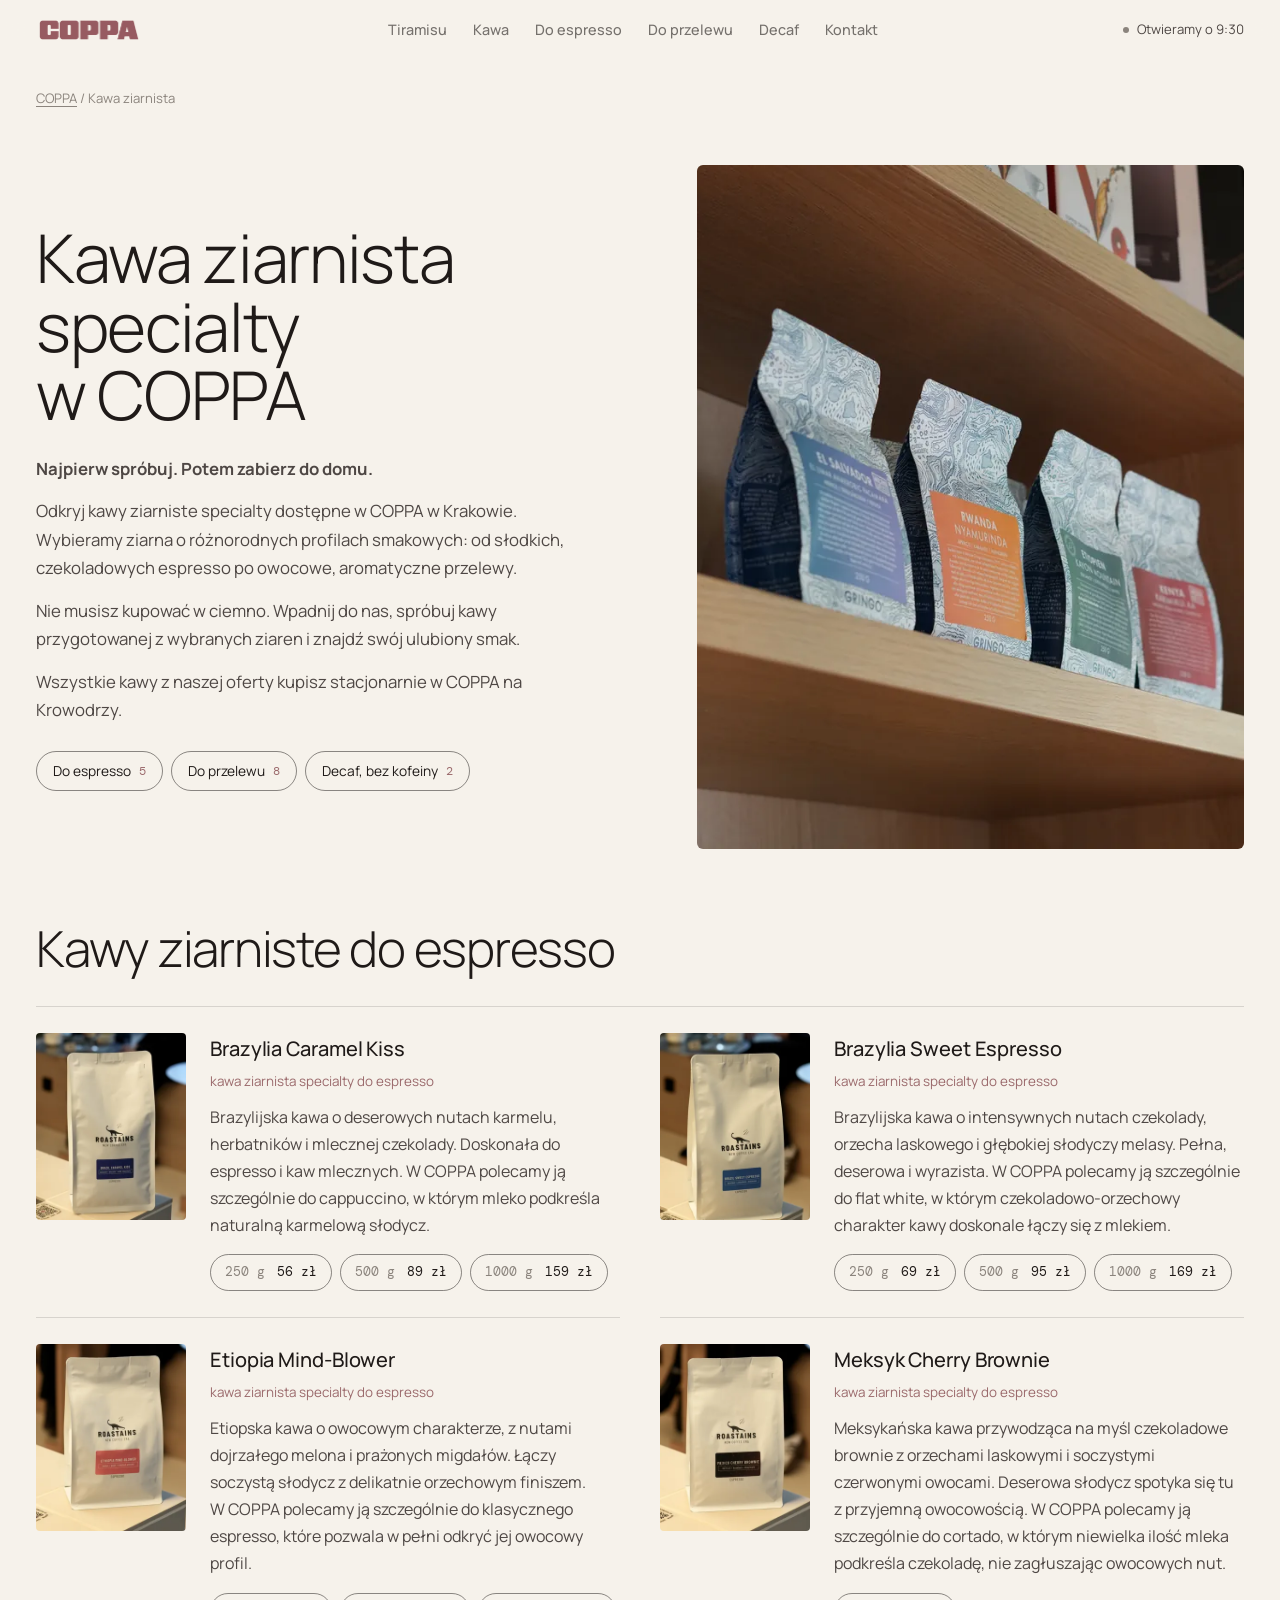
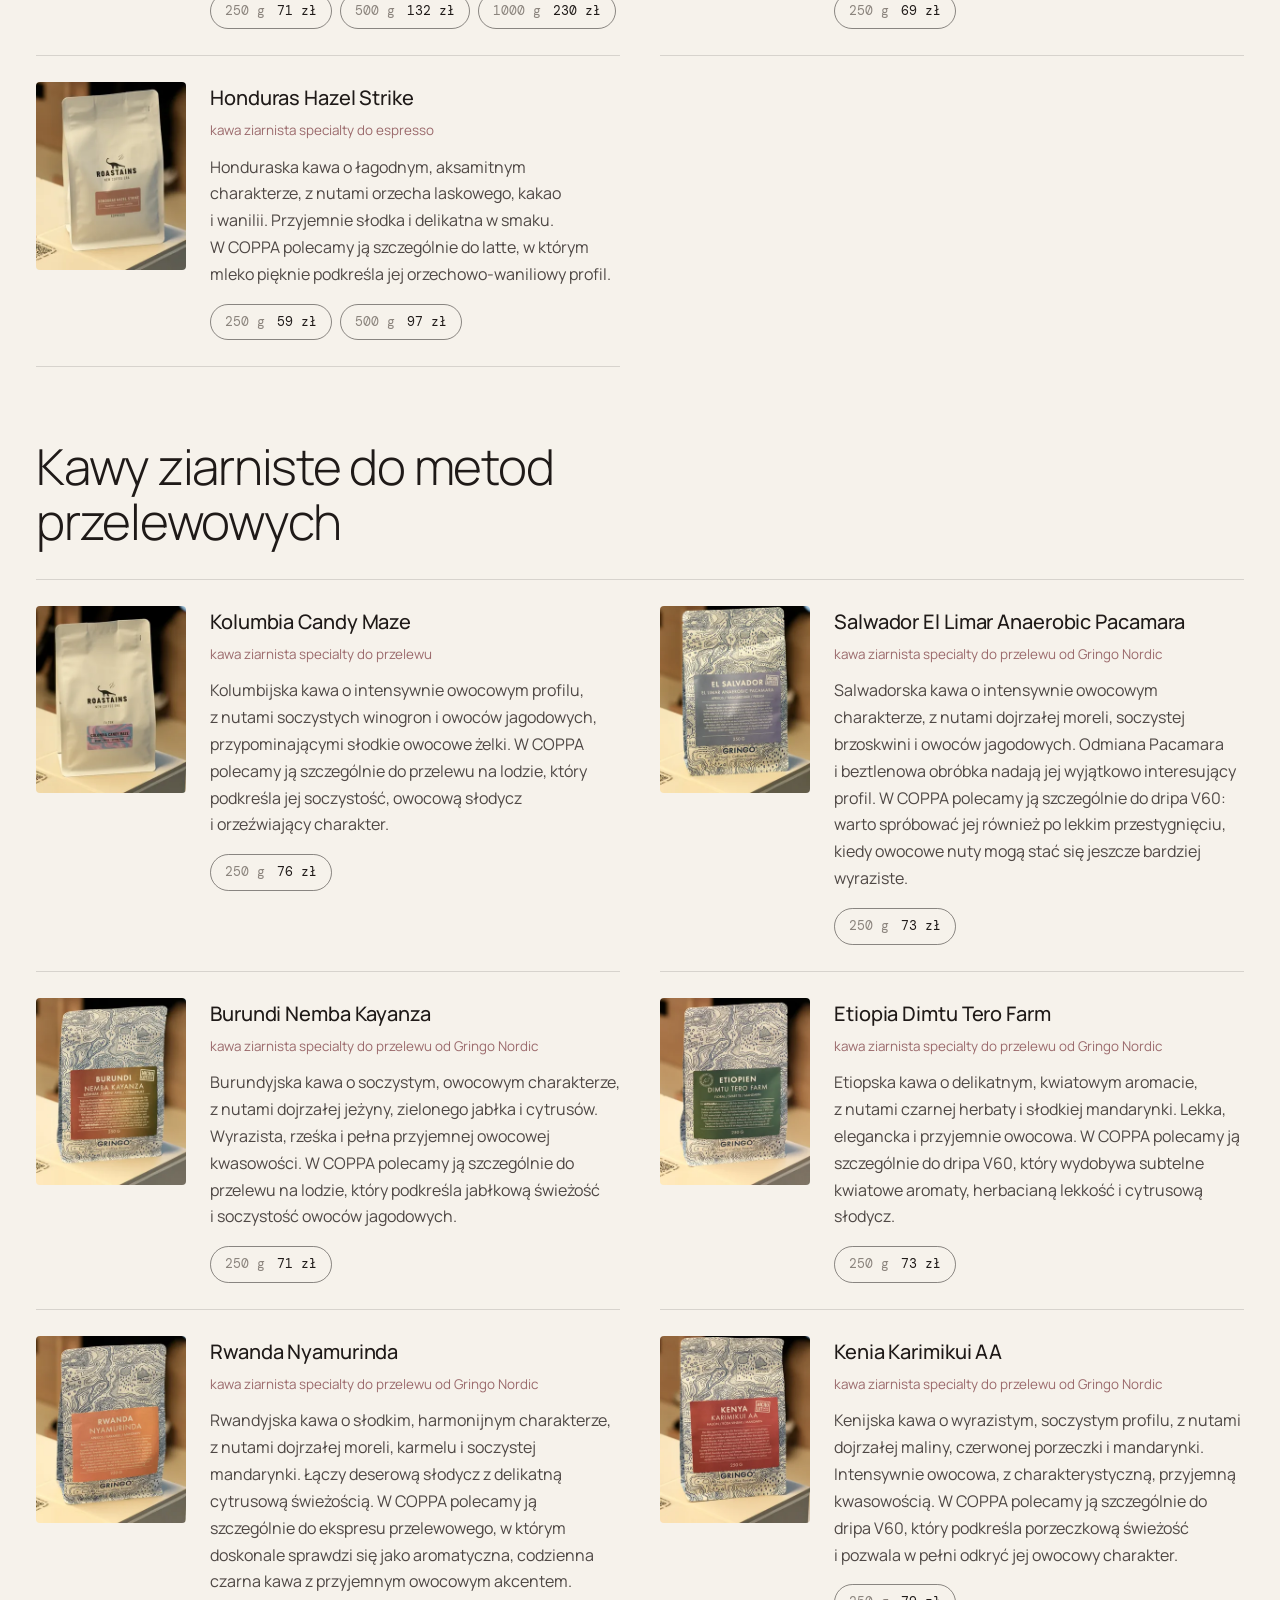
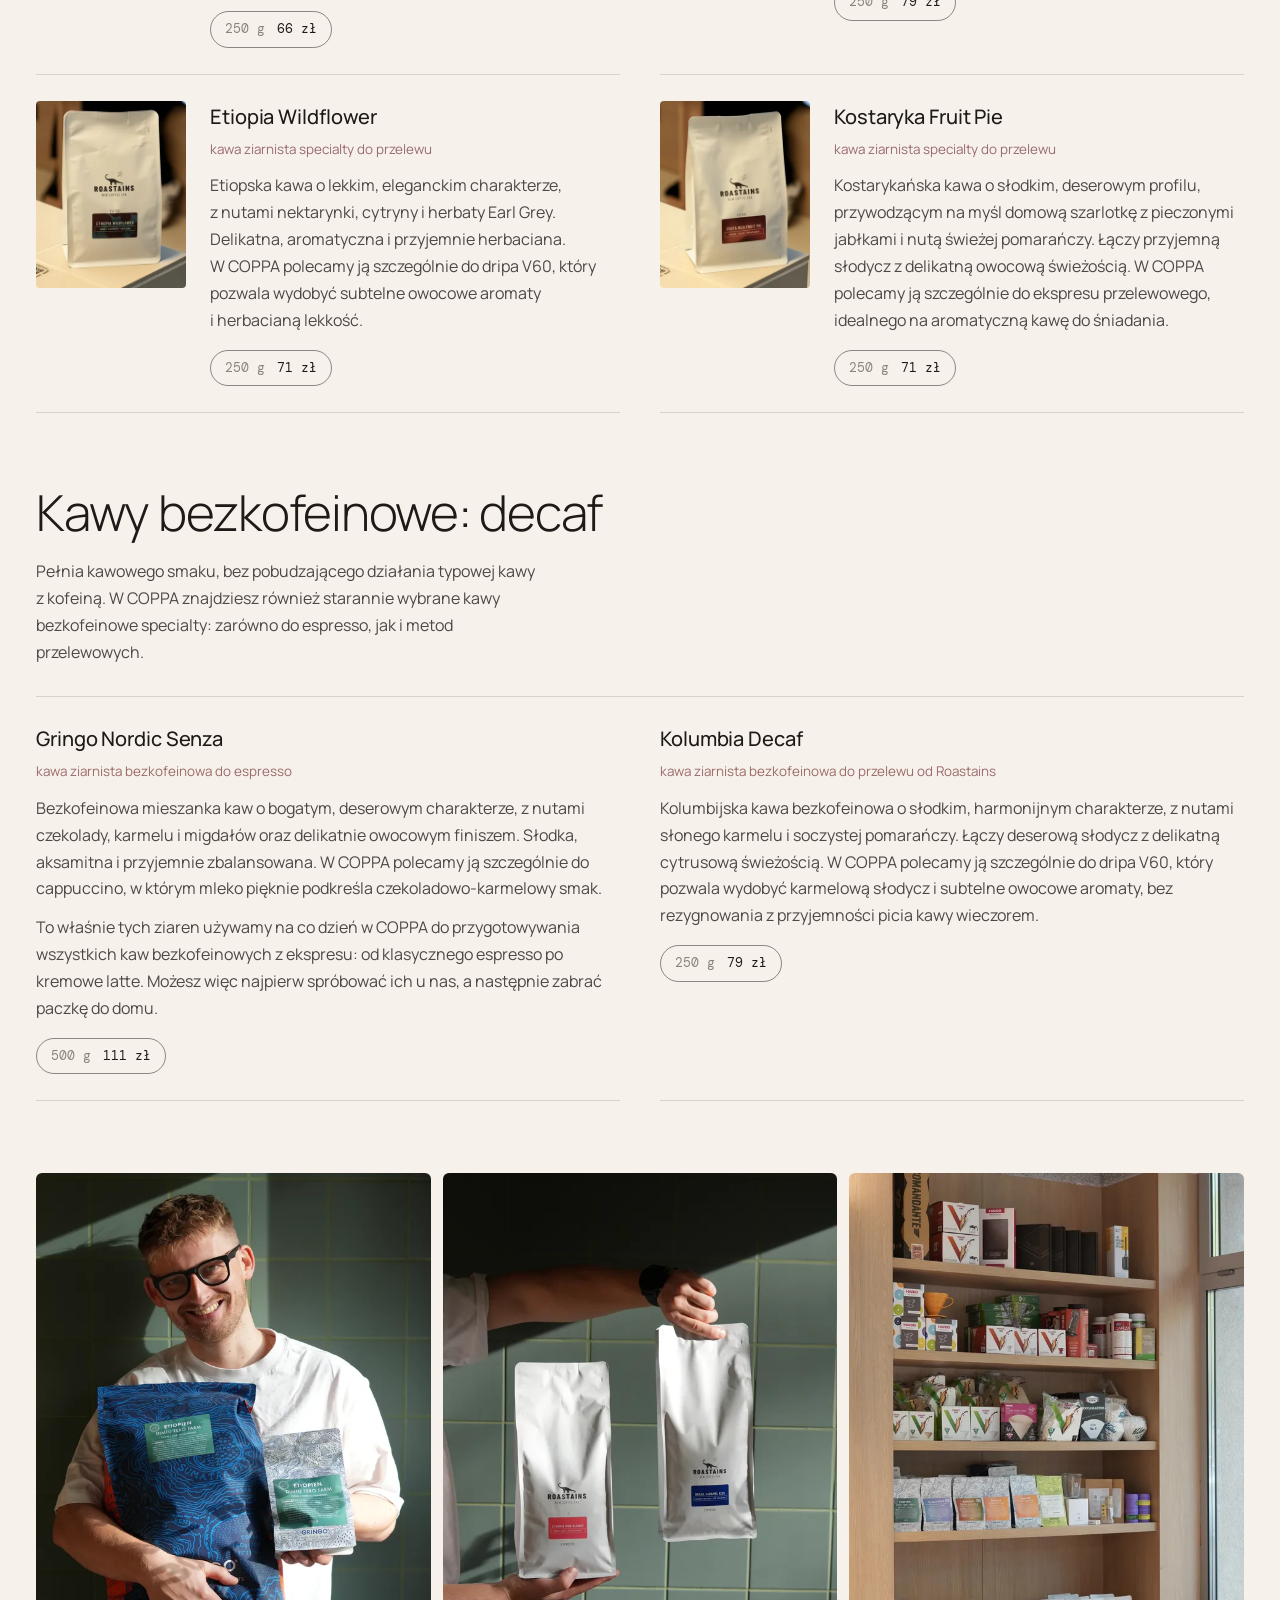
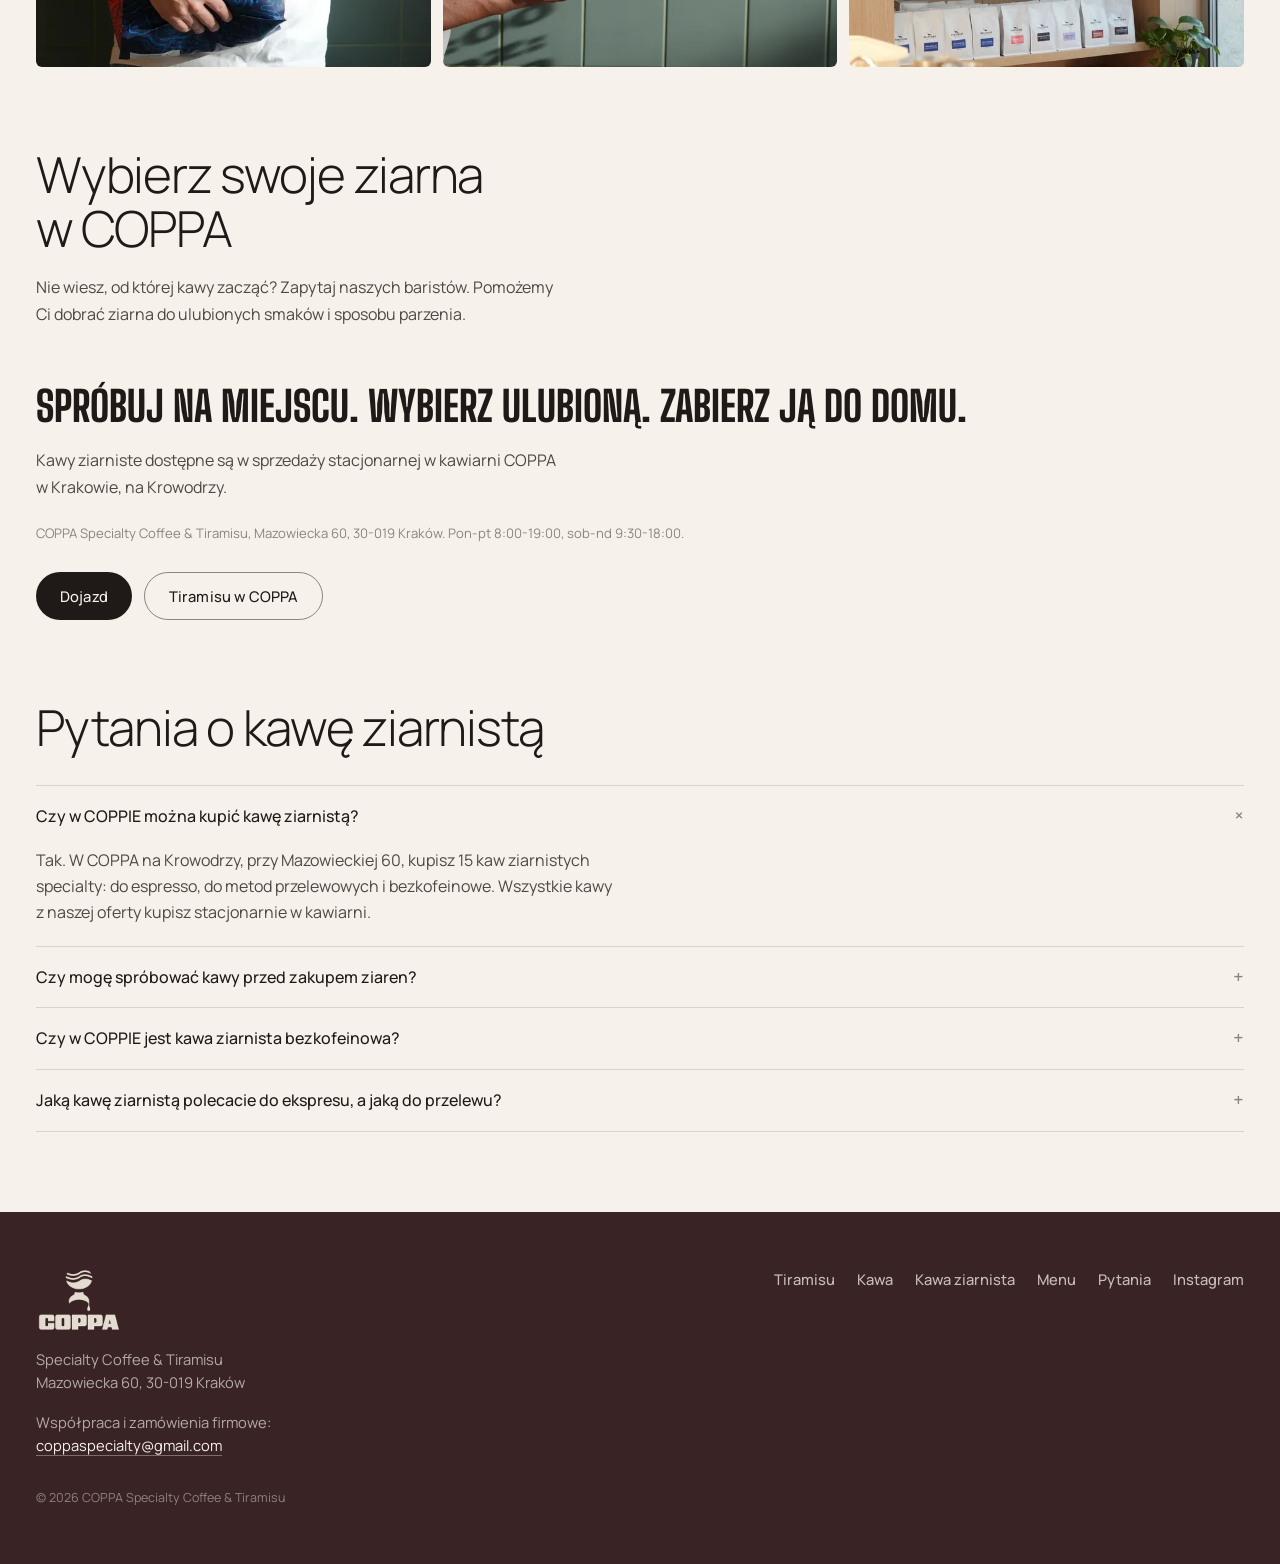
<file: kawa-ziarnista/index.html>
<!doctype html>
<html lang="pl">
<head>
<meta charset="utf-8">
<meta name="viewport" content="width=device-width, initial-scale=1, viewport-fit=cover">
<title>Kawa ziarnista specialty w Krakowie · COPPA, Krowodrza</title>
<meta name="description" content="Kawa ziarnista specialty w&nbsp;Krakowie, na Krowodrzy: 15 kaw do espresso, przelewu i&nbsp;bezkofeinowe. Najpierw spróbuj w&nbsp;COPPA, potem zabierz do domu. Mazowiecka 60.">
<meta name="theme-color" content="#F6F2EB">
<meta name="color-scheme" content="light">
<meta name="robots" content="index,follow,max-image-preview:large,max-snippet:-1">
<link rel="canonical" href="https://www.coppaspecialty.cafe/kawa-ziarnista/">
<meta property="og:url" content="https://www.coppaspecialty.cafe/kawa-ziarnista/">
<meta property="og:type" content="website">
<meta property="og:site_name" content="COPPA Specialty Coffee &amp; Tiramisu">
<meta property="og:title" content="Kawa ziarnista specialty w COPPA, Kraków">
<meta property="og:description" content="Najpierw spróbuj. Potem zabierz do domu. 15 kaw ziarnistych specialty na Krowodrzy.">
<meta property="og:image" content="https://www.coppaspecialty.cafe/img/kawa-ziarnista/polka-1280.webp">
<meta property="og:locale" content="pl_PL">
<meta name="twitter:card" content="summary_large_image">
<link rel="icon" href="../favicon.ico" sizes="any">
<link rel="icon" href="../img/icon-180.png" type="image/png">
<link rel="apple-touch-icon" href="../img/icon-180.png">
<link rel="preconnect" href="https://fonts.googleapis.com">
<link rel="preconnect" href="https://fonts.gstatic.com" crossorigin>
<link href="https://fonts.googleapis.com/css2?family=Big+Shoulders+Display:wght@800&family=Manrope:wght@300;400;500;600&family=DM+Mono:wght@400;500&display=swap" rel="stylesheet">
<link rel="stylesheet" href="../style.css">
<style>
  .kz-hero{padding-top:56px;display:grid;gap:36px}
  .kz-hero h1{font-weight:300;font-size:clamp(2.3rem,7vw,4.2rem);line-height:1.02;letter-spacing:-.02em}
  .kz-hero .lead{max-width:56ch}
  .kz-hero p+p{margin-top:14px}
  .kz-fig img,.kz-strip img{width:100%;height:auto;display:block;border-radius:6px;background:var(--paper-2)}
  .kz-crumbs{font-size:.82rem;color:var(--mist);padding-top:28px}
  .kz-crumbs a{color:var(--mist);text-decoration:underline;text-underline-offset:3px}
  .beans-sec{padding-top:72px}
  .beans{display:grid;gap:0 40px;border-top:1px solid var(--line)}
  .bean{padding:26px 0;border-bottom:1px solid var(--line);scroll-margin-top:90px}
  .bean-img{display:grid;grid-template-columns:84px 1fr;grid-template-areas:"fig head" "body body";gap:14px 16px;align-items:center}
  .bean-img figure{grid-area:fig}.bean-img .bean-head{grid-area:head}.bean-img .bean-body{grid-area:body}
  .bean figure img{width:100%;height:auto;display:block;border-radius:4px;background:var(--paper-2)}
  .bean h3{font-size:1.25rem;font-weight:500;color:var(--ink);letter-spacing:-.005em}
  .bean-sub{font-size:.84rem;color:var(--rose);margin-top:6px}
  .bean p:not(.bean-sub){color:var(--ink-2);line-height:1.68;margin-top:12px;max-width:62ch}
  .weights{display:flex;flex-wrap:wrap;gap:8px;margin-top:16px;list-style:none;padding:0}
  .weights li{border:1px solid var(--line-strong);border-radius:999px;padding:7px 14px;font-family:var(--mono);font-size:.8rem;color:var(--ink)}
  .weights li span{color:var(--mist);margin-right:4px}
  .kz-jump{display:flex;flex-wrap:wrap;gap:8px;margin-top:26px}
  .kz-jump a{display:inline-flex;align-items:center;gap:8px;height:40px;padding:0 16px;border:1px solid var(--line-strong);border-radius:999px;font-size:.86rem;color:var(--ink)}
  .kz-jump a:hover{border-color:var(--ink)}
  .kz-jump a span{font-family:var(--mono);font-size:.74rem;color:var(--rose)}
  @media (max-width:560px){.weights{display:grid;gap:0;border-top:1px solid var(--line);max-width:340px}.weights li{display:flex;justify-content:space-between;border:0;border-bottom:1px solid var(--line);border-radius:0;padding:9px 2px;font-size:.84rem}.weights li span{margin-right:0}}
  .kz-strip{display:grid;grid-template-columns:repeat(3,1fr);gap:12px;margin-top:72px}
  .kz-end{padding:80px 0 40px}
  .kz-end .haslo{font-family:var(--board);font-weight:800;text-transform:uppercase;font-size:clamp(1.6rem,5.4vw,2.6rem);line-height:1.08;margin-top:26px;color:var(--ink)}
  .kz-end .cta-row{display:flex;flex-wrap:wrap;gap:12px;margin-top:28px}
  .kz-faq{padding:40px 0 80px}
  @media (min-width:900px){.kz-hero{grid-template-columns:1.05fr .95fr;align-items:center;column-gap:56px}.beans{grid-template-columns:1fr 1fr}.bean-img{grid-template-columns:150px 1fr;grid-template-areas:"fig head" "fig body";gap:0 24px;align-items:start;grid-template-rows:auto 1fr}.bean-img .bean-body{margin-top:0}}
  @media (max-width:640px){.kz-strip{grid-template-columns:1fr 1fr}.kz-strip figure:last-child{display:none}}
</style>
<script type="application/ld+json">
{
 "@context": "https://schema.org",
 "@type": "CafeOrCoffeeShop",
 "@id": "https://www.coppaspecialty.cafe/#coppa",
 "name": "COPPA Specialty Coffee & Tiramisu",
 "url": "https://www.coppaspecialty.cafe/",
 "address": {
  "@type": "PostalAddress",
  "streetAddress": "Mazowiecka 60",
  "postalCode": "30-019",
  "addressLocality": "Kraków",
  "addressCountry": "PL"
 },
 "hasOfferCatalog": {
  "@type": "OfferCatalog",
  "name": "Kawa ziarnista specialty w COPPA",
  "url": "https://www.coppaspecialty.cafe/kawa-ziarnista/",
  "itemListElement": [
   {
    "@type": "OfferCatalog",
    "name": "Kawy ziarniste do espresso",
    "itemListElement": [
     {
      "@type": "Product",
      "name": "Brazylia Caramel Kiss",
      "category": "kawa ziarnista specialty do espresso",
      "description": "Brazylijska kawa o deserowych nutach karmelu, herbatników i mlecznej czekolady. Doskonała do espresso i kaw mlecznych. W COPPA polecamy ją szczególnie do cappuccino, w którym mleko podkreśla naturalną karmelową słodycz.",
      "image": "https://www.coppaspecialty.cafe/img/kawa-ziarnista/brazylia-caramel-kiss-640.webp",
      "offers": [
       {
        "@type": "Offer",
        "name": "250 g",
        "price": "56",
        "priceCurrency": "PLN",
        "availability": "https://schema.org/InStoreOnly",
        "seller": {
         "@id": "https://www.coppaspecialty.cafe/#coppa"
        }
       },
       {
        "@type": "Offer",
        "name": "500 g",
        "price": "89",
        "priceCurrency": "PLN",
        "availability": "https://schema.org/InStoreOnly",
        "seller": {
         "@id": "https://www.coppaspecialty.cafe/#coppa"
        }
       },
       {
        "@type": "Offer",
        "name": "1000 g",
        "price": "159",
        "priceCurrency": "PLN",
        "availability": "https://schema.org/InStoreOnly",
        "seller": {
         "@id": "https://www.coppaspecialty.cafe/#coppa"
        }
       }
      ]
     },
     {
      "@type": "Product",
      "name": "Brazylia Sweet Espresso",
      "category": "kawa ziarnista specialty do espresso",
      "description": "Brazylijska kawa o intensywnych nutach czekolady, orzecha laskowego i głębokiej słodyczy melasy. Pełna, deserowa i wyrazista. W COPPA polecamy ją szczególnie do flat white, w którym czekoladowo-orzechowy charakter kawy doskonale łączy się z mlekiem.",
      "image": "https://www.coppaspecialty.cafe/img/kawa-ziarnista/brazylia-sweet-espresso-640.webp",
      "offers": [
       {
        "@type": "Offer",
        "name": "250 g",
        "price": "69",
        "priceCurrency": "PLN",
        "availability": "https://schema.org/InStoreOnly",
        "seller": {
         "@id": "https://www.coppaspecialty.cafe/#coppa"
        }
       },
       {
        "@type": "Offer",
        "name": "500 g",
        "price": "95",
        "priceCurrency": "PLN",
        "availability": "https://schema.org/InStoreOnly",
        "seller": {
         "@id": "https://www.coppaspecialty.cafe/#coppa"
        }
       },
       {
        "@type": "Offer",
        "name": "1000 g",
        "price": "169",
        "priceCurrency": "PLN",
        "availability": "https://schema.org/InStoreOnly",
        "seller": {
         "@id": "https://www.coppaspecialty.cafe/#coppa"
        }
       }
      ]
     },
     {
      "@type": "Product",
      "name": "Etiopia Mind-Blower",
      "category": "kawa ziarnista specialty do espresso",
      "description": "Etiopska kawa o owocowym charakterze, z nutami dojrzałego melona i prażonych migdałów. Łączy soczystą słodycz z delikatnie orzechowym finiszem. W COPPA polecamy ją szczególnie do klasycznego espresso, które pozwala w pełni odkryć jej owocowy profil.",
      "image": "https://www.coppaspecialty.cafe/img/kawa-ziarnista/etiopia-mind-blower-640.webp",
      "offers": [
       {
        "@type": "Offer",
        "name": "250 g",
        "price": "71",
        "priceCurrency": "PLN",
        "availability": "https://schema.org/InStoreOnly",
        "seller": {
         "@id": "https://www.coppaspecialty.cafe/#coppa"
        }
       },
       {
        "@type": "Offer",
        "name": "500 g",
        "price": "132",
        "priceCurrency": "PLN",
        "availability": "https://schema.org/InStoreOnly",
        "seller": {
         "@id": "https://www.coppaspecialty.cafe/#coppa"
        }
       },
       {
        "@type": "Offer",
        "name": "1000 g",
        "price": "230",
        "priceCurrency": "PLN",
        "availability": "https://schema.org/InStoreOnly",
        "seller": {
         "@id": "https://www.coppaspecialty.cafe/#coppa"
        }
       }
      ]
     },
     {
      "@type": "Product",
      "name": "Meksyk Cherry Brownie",
      "category": "kawa ziarnista specialty do espresso",
      "description": "Meksykańska kawa przywodząca na myśl czekoladowe brownie z orzechami laskowymi i soczystymi czerwonymi owocami. Deserowa słodycz spotyka się tu z przyjemną owocowością. W COPPA polecamy ją szczególnie do cortado, w którym niewielka ilość mleka podkreśla czekoladę, nie zagłuszając owocowych nut.",
      "image": "https://www.coppaspecialty.cafe/img/kawa-ziarnista/meksyk-cherry-brownie-640.webp",
      "offers": [
       {
        "@type": "Offer",
        "name": "250 g",
        "price": "69",
        "priceCurrency": "PLN",
        "availability": "https://schema.org/InStoreOnly",
        "seller": {
         "@id": "https://www.coppaspecialty.cafe/#coppa"
        }
       }
      ]
     },
     {
      "@type": "Product",
      "name": "Honduras Hazel Strike",
      "category": "kawa ziarnista specialty do espresso",
      "description": "Honduraska kawa o łagodnym, aksamitnym charakterze, z nutami orzecha laskowego, kakao i wanilii. Przyjemnie słodka i delikatna w smaku. W COPPA polecamy ją szczególnie do latte, w którym mleko pięknie podkreśla jej orzechowo-waniliowy profil.",
      "image": "https://www.coppaspecialty.cafe/img/kawa-ziarnista/honduras-hazel-strike-640.webp",
      "offers": [
       {
        "@type": "Offer",
        "name": "250 g",
        "price": "59",
        "priceCurrency": "PLN",
        "availability": "https://schema.org/InStoreOnly",
        "seller": {
         "@id": "https://www.coppaspecialty.cafe/#coppa"
        }
       },
       {
        "@type": "Offer",
        "name": "500 g",
        "price": "97",
        "priceCurrency": "PLN",
        "availability": "https://schema.org/InStoreOnly",
        "seller": {
         "@id": "https://www.coppaspecialty.cafe/#coppa"
        }
       }
      ]
     }
    ]
   },
   {
    "@type": "OfferCatalog",
    "name": "Kawy ziarniste do metod przelewowych",
    "itemListElement": [
     {
      "@type": "Product",
      "name": "Kolumbia Candy Maze",
      "category": "kawa ziarnista specialty do przelewu",
      "description": "Kolumbijska kawa o intensywnie owocowym profilu, z nutami soczystych winogron i owoców jagodowych, przypominającymi słodkie owocowe żelki. W COPPA polecamy ją szczególnie do przelewu na lodzie, który podkreśla jej soczystość, owocową słodycz i orzeźwiający charakter.",
      "image": "https://www.coppaspecialty.cafe/img/kawa-ziarnista/kolumbia-candy-maze-640.webp",
      "offers": [
       {
        "@type": "Offer",
        "name": "250 g",
        "price": "76",
        "priceCurrency": "PLN",
        "availability": "https://schema.org/InStoreOnly",
        "seller": {
         "@id": "https://www.coppaspecialty.cafe/#coppa"
        }
       }
      ]
     },
     {
      "@type": "Product",
      "name": "Salwador El Limar Anaerobic Pacamara",
      "category": "kawa ziarnista specialty do przelewu od Gringo Nordic",
      "description": "Salwadorska kawa o intensywnie owocowym charakterze, z nutami dojrzałej moreli, soczystej brzoskwini i owoców jagodowych. Odmiana Pacamara i beztlenowa obróbka nadają jej wyjątkowo interesujący profil. W COPPA polecamy ją szczególnie do dripa V60: warto spróbować jej również po lekkim przestygnięciu, kiedy owocowe nuty mogą stać się jeszcze bardziej wyraziste.",
      "image": "https://www.coppaspecialty.cafe/img/kawa-ziarnista/salwador-el-limar-anaerobic-pacamara-640.webp",
      "offers": [
       {
        "@type": "Offer",
        "name": "250 g",
        "price": "73",
        "priceCurrency": "PLN",
        "availability": "https://schema.org/InStoreOnly",
        "seller": {
         "@id": "https://www.coppaspecialty.cafe/#coppa"
        }
       }
      ]
     },
     {
      "@type": "Product",
      "name": "Burundi Nemba Kayanza",
      "category": "kawa ziarnista specialty do przelewu od Gringo Nordic",
      "description": "Burundyjska kawa o soczystym, owocowym charakterze, z nutami dojrzałej jeżyny, zielonego jabłka i cytrusów. Wyrazista, rześka i pełna przyjemnej owocowej kwasowości. W COPPA polecamy ją szczególnie do przelewu na lodzie, który podkreśla jabłkową świeżość i soczystość owoców jagodowych.",
      "image": "https://www.coppaspecialty.cafe/img/kawa-ziarnista/burundi-nemba-kayanza-640.webp",
      "offers": [
       {
        "@type": "Offer",
        "name": "250 g",
        "price": "71",
        "priceCurrency": "PLN",
        "availability": "https://schema.org/InStoreOnly",
        "seller": {
         "@id": "https://www.coppaspecialty.cafe/#coppa"
        }
       }
      ]
     },
     {
      "@type": "Product",
      "name": "Etiopia Dimtu Tero Farm",
      "category": "kawa ziarnista specialty do przelewu od Gringo Nordic",
      "description": "Etiopska kawa o delikatnym, kwiatowym aromacie, z nutami czarnej herbaty i słodkiej mandarynki. Lekka, elegancka i przyjemnie owocowa. W COPPA polecamy ją szczególnie do dripa V60, który wydobywa subtelne kwiatowe aromaty, herbacianą lekkość i cytrusową słodycz.",
      "image": "https://www.coppaspecialty.cafe/img/kawa-ziarnista/etiopia-dimtu-tero-farm-640.webp",
      "offers": [
       {
        "@type": "Offer",
        "name": "250 g",
        "price": "73",
        "priceCurrency": "PLN",
        "availability": "https://schema.org/InStoreOnly",
        "seller": {
         "@id": "https://www.coppaspecialty.cafe/#coppa"
        }
       }
      ]
     },
     {
      "@type": "Product",
      "name": "Rwanda Nyamurinda",
      "category": "kawa ziarnista specialty do przelewu od Gringo Nordic",
      "description": "Rwandyjska kawa o słodkim, harmonijnym charakterze, z nutami dojrzałej moreli, karmelu i soczystej mandarynki. Łączy deserową słodycz z delikatną cytrusową świeżością. W COPPA polecamy ją szczególnie do ekspresu przelewowego, w którym doskonale sprawdzi się jako aromatyczna, codzienna czarna kawa z przyjemnym owocowym akcentem.",
      "image": "https://www.coppaspecialty.cafe/img/kawa-ziarnista/rwanda-nyamurinda-640.webp",
      "offers": [
       {
        "@type": "Offer",
        "name": "250 g",
        "price": "66",
        "priceCurrency": "PLN",
        "availability": "https://schema.org/InStoreOnly",
        "seller": {
         "@id": "https://www.coppaspecialty.cafe/#coppa"
        }
       }
      ]
     },
     {
      "@type": "Product",
      "name": "Kenia Karimikui AA",
      "category": "kawa ziarnista specialty do przelewu od Gringo Nordic",
      "description": "Kenijska kawa o wyrazistym, soczystym profilu, z nutami dojrzałej maliny, czerwonej porzeczki i mandarynki. Intensywnie owocowa, z charakterystyczną, przyjemną kwasowością. W COPPA polecamy ją szczególnie do dripa V60, który podkreśla porzeczkową świeżość i pozwala w pełni odkryć jej owocowy charakter.",
      "image": "https://www.coppaspecialty.cafe/img/kawa-ziarnista/kenia-karimikui-aa-640.webp",
      "offers": [
       {
        "@type": "Offer",
        "name": "250 g",
        "price": "79",
        "priceCurrency": "PLN",
        "availability": "https://schema.org/InStoreOnly",
        "seller": {
         "@id": "https://www.coppaspecialty.cafe/#coppa"
        }
       }
      ]
     },
     {
      "@type": "Product",
      "name": "Etiopia Wildflower",
      "category": "kawa ziarnista specialty do przelewu",
      "description": "Etiopska kawa o lekkim, eleganckim charakterze, z nutami nektarynki, cytryny i herbaty Earl Grey. Delikatna, aromatyczna i przyjemnie herbaciana. W COPPA polecamy ją szczególnie do dripa V60, który pozwala wydobyć subtelne owocowe aromaty i herbacianą lekkość.",
      "image": "https://www.coppaspecialty.cafe/img/kawa-ziarnista/etiopia-wildflower-640.webp",
      "offers": [
       {
        "@type": "Offer",
        "name": "250 g",
        "price": "71",
        "priceCurrency": "PLN",
        "availability": "https://schema.org/InStoreOnly",
        "seller": {
         "@id": "https://www.coppaspecialty.cafe/#coppa"
        }
       }
      ]
     },
     {
      "@type": "Product",
      "name": "Kostaryka Fruit Pie",
      "category": "kawa ziarnista specialty do przelewu",
      "description": "Kostarykańska kawa o słodkim, deserowym profilu, przywodzącym na myśl domową szarlotkę z pieczonymi jabłkami i nutą świeżej pomarańczy. Łączy przyjemną słodycz z delikatną owocową świeżością. W COPPA polecamy ją szczególnie do ekspresu przelewowego, idealnego na aromatyczną kawę do śniadania.",
      "image": "https://www.coppaspecialty.cafe/img/kawa-ziarnista/kostaryka-fruit-pie-640.webp",
      "offers": [
       {
        "@type": "Offer",
        "name": "250 g",
        "price": "71",
        "priceCurrency": "PLN",
        "availability": "https://schema.org/InStoreOnly",
        "seller": {
         "@id": "https://www.coppaspecialty.cafe/#coppa"
        }
       }
      ]
     }
    ]
   },
   {
    "@type": "OfferCatalog",
    "name": "Kawy bezkofeinowe: decaf",
    "itemListElement": [
     {
      "@type": "Product",
      "name": "Gringo Nordic Senza",
      "category": "kawa ziarnista bezkofeinowa do espresso",
      "description": "Bezkofeinowa mieszanka kaw o bogatym, deserowym charakterze, z nutami czekolady, karmelu i migdałów oraz delikatnie owocowym finiszem. Słodka, aksamitna i przyjemnie zbalansowana. W COPPA polecamy ją szczególnie do cappuccino, w którym mleko pięknie podkreśla czekoladowo-karmelowy smak. To właśnie tych ziaren używamy na co dzień w COPPA do przygotowywania wszystkich kaw bezkofeinowych z ekspresu: od klasycznego espresso po kremowe latte. Możesz więc najpierw spróbować ich u nas, a następnie zabrać paczkę do domu.",
      "offers": [
       {
        "@type": "Offer",
        "name": "500 g",
        "price": "111",
        "priceCurrency": "PLN",
        "availability": "https://schema.org/InStoreOnly",
        "seller": {
         "@id": "https://www.coppaspecialty.cafe/#coppa"
        }
       }
      ]
     },
     {
      "@type": "Product",
      "name": "Kolumbia Decaf",
      "category": "kawa ziarnista bezkofeinowa do przelewu od Roastains",
      "description": "Kolumbijska kawa bezkofeinowa o słodkim, harmonijnym charakterze, z nutami słonego karmelu i soczystej pomarańczy. Łączy deserową słodycz z delikatną cytrusową świeżością. W COPPA polecamy ją szczególnie do dripa V60, który pozwala wydobyć karmelową słodycz i subtelne owocowe aromaty, bez rezygnowania z przyjemności picia kawy wieczorem.",
      "offers": [
       {
        "@type": "Offer",
        "name": "250 g",
        "price": "79",
        "priceCurrency": "PLN",
        "availability": "https://schema.org/InStoreOnly",
        "seller": {
         "@id": "https://www.coppaspecialty.cafe/#coppa"
        }
       }
      ]
     }
    ]
   }
  ]
 }
}
</script>
<script type="application/ld+json">
{
 "@context": "https://schema.org",
 "@type": "FAQPage",
 "mainEntity": [
  {
   "@type": "Question",
   "name": "Czy w COPPIE można kupić kawę ziarnistą?",
   "acceptedAnswer": {
    "@type": "Answer",
    "text": "Tak. W COPPA na Krowodrzy, przy Mazowieckiej 60, kupisz 15 kaw ziarnistych specialty: do espresso, do metod przelewowych i bezkofeinowe. Wszystkie kawy z naszej oferty kupisz stacjonarnie w kawiarni."
   }
  },
  {
   "@type": "Question",
   "name": "Czy mogę spróbować kawy przed zakupem ziaren?",
   "acceptedAnswer": {
    "@type": "Answer",
    "text": "Tak. Nie musisz kupować w ciemno. Wpadnij do nas, spróbuj kawy przygotowanej z wybranych ziaren i znajdź swój ulubiony smak. Nasi bariści pomogą dobrać ziarna do ulubionych smaków i sposobu parzenia."
   }
  },
  {
   "@type": "Question",
   "name": "Czy w COPPIE jest kawa ziarnista bezkofeinowa?",
   "acceptedAnswer": {
    "@type": "Answer",
    "text": "Tak. Gringo Nordic Senza do espresso (tych ziaren używamy na co dzień do wszystkich kaw bezkofeinowych z ekspresu) i Kolumbia Decaf od Roastains do przelewu."
   }
  },
  {
   "@type": "Question",
   "name": "Jaką kawę ziarnistą polecacie do ekspresu, a jaką do przelewu?",
   "acceptedAnswer": {
    "@type": "Answer",
    "text": "Do espresso i kaw mlecznych: Brazylia Caramel Kiss, Brazylia Sweet Espresso, Etiopia Mind-Blower, Meksyk Cherry Brownie i Honduras Hazel Strike. Do dripa V60, przelewu na lodzie i ekspresu przelewowego: kawy z Kolumbii, Salwadoru, Burundi, Etiopii, Rwandy, Kenii i Kostaryki, w większości od Gringo Nordic."
   }
  }
 ]
}
</script>
<script type="application/ld+json">
{
 "@context": "https://schema.org",
 "@type": "BreadcrumbList",
 "itemListElement": [
  {
   "@type": "ListItem",
   "position": 1,
   "name": "COPPA",
   "item": "https://www.coppaspecialty.cafe/"
  },
  {
   "@type": "ListItem",
   "position": 2,
   "name": "Kawa ziarnista",
   "item": "https://www.coppaspecialty.cafe/kawa-ziarnista/"
  }
 ]
}
</script>
</head>
<body>

<header class="topbar">
  <a class="brand" href="../" aria-label="COPPA, strona główna">
    <img src="../img/logo/coppa-wordmark-rose.webp" alt="COPPA" width="425" height="80">
  </a>
  <nav class="topnav" aria-label="Sekcje strony">
    <a href="../#tiramisu">Tiramisu</a>
    <a href="../#kawa">Kawa</a>
    <a href="#espresso">Do espresso</a>
    <a href="#przelew">Do przelewu</a>
    <a href="#decaf">Decaf</a>
    <a href="../#kontakt">Kontakt</a>
  </nav>
  <div class="open-pill" id="openPill"><span class="dot" aria-hidden="true"></span><span id="openText">pon-pt 8:00-19:00</span></div>
</header>

<main id="top">
  <p class="wrap kz-crumbs"><a href="../">COPPA</a> / Kawa ziarnista</p>
  <section class="wrap kz-hero">
    <div>
      <h1>Kawa ziarnista specialty w&nbsp;COPPA</h1>
      <p class="lead"><b>Najpierw spróbuj. Potem zabierz do domu.</b></p>
      <p class="lead">Odkryj kawy ziarniste specialty dostępne w&nbsp;COPPA w&nbsp;Krakowie. Wybieramy ziarna o&nbsp;różnorodnych profilach smakowych: od słodkich, czekoladowych espresso po owocowe, aromatyczne przelewy.</p><p class="lead">Nie musisz kupować w&nbsp;ciemno. Wpadnij do nas, spróbuj kawy przygotowanej z&nbsp;wybranych ziaren i&nbsp;znajdź swój ulubiony smak.</p><p class="lead">Wszystkie kawy z&nbsp;naszej oferty kupisz stacjonarnie w&nbsp;COPPA na Krowodrzy.</p>
      <nav class="kz-jump" aria-label="Rodzaje kaw"><a href="#espresso">Do espresso <span>5</span></a><a href="#przelew">Do przelewu <span>8</span></a><a href="#decaf">Decaf, bez kofeiny <span>2</span></a></nav>
    </div>
    <figure class="kz-fig"><img src="../img/kawa-ziarnista/polka-640.webp" srcset="../img/kawa-ziarnista/polka-640.webp 640w, ../img/kawa-ziarnista/polka-1280.webp 1280w" sizes="(min-width:900px) 46vw, 100vw" alt="Półka z&nbsp;kawami ziarnistymi specialty w&nbsp;COPPA na Krowodrzy" width="1280" height="1600" fetchpriority="high"></figure>
  </section>

  <section class="wrap beans-sec" id="espresso">
    <div class="sec-head"><h2>Kawy ziarniste do espresso</h2></div>
    <div class="beans">
      <article class="bean bean-img" id="brazylia-caramel-kiss">
        <figure><img src="../img/kawa-ziarnista/brazylia-caramel-kiss-320.webp" srcset="../img/kawa-ziarnista/brazylia-caramel-kiss-320.webp 320w, ../img/kawa-ziarnista/brazylia-caramel-kiss-640.webp 640w" sizes="(min-width:900px) 150px, 84px" alt="Paczka kawy Brazylia Caramel Kiss w COPPA" width="640" height="800" loading="lazy"></figure>
        <div class="bean-head"><h3>Brazylia Caramel Kiss</h3>
        <p class="bean-sub">kawa ziarnista specialty do espresso</p></div>
        <div class="bean-body"><p>Brazylijska kawa o&nbsp;deserowych nutach karmelu, herbatników i&nbsp;mlecznej czekolady. Doskonała do espresso i&nbsp;kaw mlecznych. W&nbsp;COPPA polecamy ją szczególnie do cappuccino, w&nbsp;którym mleko podkreśla naturalną karmelową słodycz.</p>
        <ul class="weights" aria-label="Dostępne gramatury i ceny"><li><span>250 g</span> 56 zł</li><li><span>500 g</span> 89 zł</li><li><span>1000 g</span> 159 zł</li></ul>
        </div>
      </article>
      <article class="bean bean-img" id="brazylia-sweet-espresso">
        <figure><img src="../img/kawa-ziarnista/brazylia-sweet-espresso-320.webp" srcset="../img/kawa-ziarnista/brazylia-sweet-espresso-320.webp 320w, ../img/kawa-ziarnista/brazylia-sweet-espresso-640.webp 640w" sizes="(min-width:900px) 150px, 84px" alt="Paczka kawy Brazylia Sweet Espresso w COPPA" width="640" height="800" loading="lazy"></figure>
        <div class="bean-head"><h3>Brazylia Sweet Espresso</h3>
        <p class="bean-sub">kawa ziarnista specialty do espresso</p></div>
        <div class="bean-body"><p>Brazylijska kawa o&nbsp;intensywnych nutach czekolady, orzecha laskowego i&nbsp;głębokiej słodyczy melasy. Pełna, deserowa i&nbsp;wyrazista. W&nbsp;COPPA polecamy ją szczególnie do flat white, w&nbsp;którym czekoladowo-orzechowy charakter kawy doskonale łączy się z&nbsp;mlekiem.</p>
        <ul class="weights" aria-label="Dostępne gramatury i ceny"><li><span>250 g</span> 69 zł</li><li><span>500 g</span> 95 zł</li><li><span>1000 g</span> 169 zł</li></ul>
        </div>
      </article>
      <article class="bean bean-img" id="etiopia-mind-blower">
        <figure><img src="../img/kawa-ziarnista/etiopia-mind-blower-320.webp" srcset="../img/kawa-ziarnista/etiopia-mind-blower-320.webp 320w, ../img/kawa-ziarnista/etiopia-mind-blower-640.webp 640w" sizes="(min-width:900px) 150px, 84px" alt="Paczka kawy Etiopia Mind-Blower w COPPA" width="640" height="800" loading="lazy"></figure>
        <div class="bean-head"><h3>Etiopia Mind-Blower</h3>
        <p class="bean-sub">kawa ziarnista specialty do espresso</p></div>
        <div class="bean-body"><p>Etiopska kawa o&nbsp;owocowym charakterze, z&nbsp;nutami dojrzałego melona i&nbsp;prażonych migdałów. Łączy soczystą słodycz z&nbsp;delikatnie orzechowym finiszem. W&nbsp;COPPA polecamy ją szczególnie do klasycznego espresso, które pozwala w&nbsp;pełni odkryć jej owocowy profil.</p>
        <ul class="weights" aria-label="Dostępne gramatury i ceny"><li><span>250 g</span> 71 zł</li><li><span>500 g</span> 132 zł</li><li><span>1000 g</span> 230 zł</li></ul>
        </div>
      </article>
      <article class="bean bean-img" id="meksyk-cherry-brownie">
        <figure><img src="../img/kawa-ziarnista/meksyk-cherry-brownie-320.webp" srcset="../img/kawa-ziarnista/meksyk-cherry-brownie-320.webp 320w, ../img/kawa-ziarnista/meksyk-cherry-brownie-640.webp 640w" sizes="(min-width:900px) 150px, 84px" alt="Paczka kawy Meksyk Cherry Brownie w COPPA" width="640" height="800" loading="lazy"></figure>
        <div class="bean-head"><h3>Meksyk Cherry Brownie</h3>
        <p class="bean-sub">kawa ziarnista specialty do espresso</p></div>
        <div class="bean-body"><p>Meksykańska kawa przywodząca na myśl czekoladowe brownie z&nbsp;orzechami laskowymi i&nbsp;soczystymi czerwonymi owocami. Deserowa słodycz spotyka się tu z&nbsp;przyjemną owocowością. W&nbsp;COPPA polecamy ją szczególnie do cortado, w&nbsp;którym niewielka ilość mleka podkreśla czekoladę, nie zagłuszając owocowych nut.</p>
        <ul class="weights" aria-label="Dostępne gramatury i ceny"><li><span>250 g</span> 69 zł</li></ul>
        </div>
      </article>
      <article class="bean bean-img" id="honduras-hazel-strike">
        <figure><img src="../img/kawa-ziarnista/honduras-hazel-strike-320.webp" srcset="../img/kawa-ziarnista/honduras-hazel-strike-320.webp 320w, ../img/kawa-ziarnista/honduras-hazel-strike-640.webp 640w" sizes="(min-width:900px) 150px, 84px" alt="Paczka kawy Honduras Hazel Strike w COPPA" width="640" height="800" loading="lazy"></figure>
        <div class="bean-head"><h3>Honduras Hazel Strike</h3>
        <p class="bean-sub">kawa ziarnista specialty do espresso</p></div>
        <div class="bean-body"><p>Honduraska kawa o&nbsp;łagodnym, aksamitnym charakterze, z&nbsp;nutami orzecha laskowego, kakao i&nbsp;wanilii. Przyjemnie słodka i&nbsp;delikatna w&nbsp;smaku. W&nbsp;COPPA polecamy ją szczególnie do latte, w&nbsp;którym mleko pięknie podkreśla jej orzechowo-waniliowy profil.</p>
        <ul class="weights" aria-label="Dostępne gramatury i ceny"><li><span>250 g</span> 59 zł</li><li><span>500 g</span> 97 zł</li></ul>
        </div>
      </article>
    </div>
  </section>
  <section class="wrap beans-sec" id="przelew">
    <div class="sec-head"><h2>Kawy ziarniste do metod przelewowych</h2></div>
    <div class="beans">
      <article class="bean bean-img" id="kolumbia-candy-maze">
        <figure><img src="../img/kawa-ziarnista/kolumbia-candy-maze-320.webp" srcset="../img/kawa-ziarnista/kolumbia-candy-maze-320.webp 320w, ../img/kawa-ziarnista/kolumbia-candy-maze-640.webp 640w" sizes="(min-width:900px) 150px, 84px" alt="Paczka kawy Kolumbia Candy Maze w COPPA" width="640" height="800" loading="lazy"></figure>
        <div class="bean-head"><h3>Kolumbia Candy Maze</h3>
        <p class="bean-sub">kawa ziarnista specialty do przelewu</p></div>
        <div class="bean-body"><p>Kolumbijska kawa o&nbsp;intensywnie owocowym profilu, z&nbsp;nutami soczystych winogron i&nbsp;owoców jagodowych, przypominającymi słodkie owocowe żelki. W&nbsp;COPPA polecamy ją szczególnie do przelewu na lodzie, który podkreśla jej soczystość, owocową słodycz i&nbsp;orzeźwiający charakter.</p>
        <ul class="weights" aria-label="Dostępne gramatury i ceny"><li><span>250 g</span> 76 zł</li></ul>
        </div>
      </article>
      <article class="bean bean-img" id="salwador-el-limar-anaerobic-pacamara">
        <figure><img src="../img/kawa-ziarnista/salwador-el-limar-anaerobic-pacamara-320.webp" srcset="../img/kawa-ziarnista/salwador-el-limar-anaerobic-pacamara-320.webp 320w, ../img/kawa-ziarnista/salwador-el-limar-anaerobic-pacamara-640.webp 640w" sizes="(min-width:900px) 150px, 84px" alt="Paczka kawy Salwador El Limar Anaerobic Pacamara w COPPA" width="640" height="800" loading="lazy"></figure>
        <div class="bean-head"><h3>Salwador El Limar Anaerobic Pacamara</h3>
        <p class="bean-sub">kawa ziarnista specialty do przelewu od Gringo Nordic</p></div>
        <div class="bean-body"><p>Salwadorska kawa o&nbsp;intensywnie owocowym charakterze, z&nbsp;nutami dojrzałej moreli, soczystej brzoskwini i&nbsp;owoców jagodowych. Odmiana Pacamara i&nbsp;beztlenowa obróbka nadają jej wyjątkowo interesujący profil. W&nbsp;COPPA polecamy ją szczególnie do dripa V60: warto spróbować jej również po lekkim przestygnięciu, kiedy owocowe nuty mogą stać się jeszcze bardziej wyraziste.</p>
        <ul class="weights" aria-label="Dostępne gramatury i ceny"><li><span>250 g</span> 73 zł</li></ul>
        </div>
      </article>
      <article class="bean bean-img" id="burundi-nemba-kayanza">
        <figure><img src="../img/kawa-ziarnista/burundi-nemba-kayanza-320.webp" srcset="../img/kawa-ziarnista/burundi-nemba-kayanza-320.webp 320w, ../img/kawa-ziarnista/burundi-nemba-kayanza-640.webp 640w" sizes="(min-width:900px) 150px, 84px" alt="Paczka kawy Burundi Nemba Kayanza w COPPA" width="640" height="800" loading="lazy"></figure>
        <div class="bean-head"><h3>Burundi Nemba Kayanza</h3>
        <p class="bean-sub">kawa ziarnista specialty do przelewu od Gringo Nordic</p></div>
        <div class="bean-body"><p>Burundyjska kawa o&nbsp;soczystym, owocowym charakterze, z&nbsp;nutami dojrzałej jeżyny, zielonego jabłka i&nbsp;cytrusów. Wyrazista, rześka i&nbsp;pełna przyjemnej owocowej kwasowości. W&nbsp;COPPA polecamy ją szczególnie do przelewu na lodzie, który podkreśla jabłkową świeżość i&nbsp;soczystość owoców jagodowych.</p>
        <ul class="weights" aria-label="Dostępne gramatury i ceny"><li><span>250 g</span> 71 zł</li></ul>
        </div>
      </article>
      <article class="bean bean-img" id="etiopia-dimtu-tero-farm">
        <figure><img src="../img/kawa-ziarnista/etiopia-dimtu-tero-farm-320.webp" srcset="../img/kawa-ziarnista/etiopia-dimtu-tero-farm-320.webp 320w, ../img/kawa-ziarnista/etiopia-dimtu-tero-farm-640.webp 640w" sizes="(min-width:900px) 150px, 84px" alt="Paczka kawy Etiopia Dimtu Tero Farm w COPPA" width="640" height="800" loading="lazy"></figure>
        <div class="bean-head"><h3>Etiopia Dimtu Tero Farm</h3>
        <p class="bean-sub">kawa ziarnista specialty do przelewu od Gringo Nordic</p></div>
        <div class="bean-body"><p>Etiopska kawa o&nbsp;delikatnym, kwiatowym aromacie, z&nbsp;nutami czarnej herbaty i&nbsp;słodkiej mandarynki. Lekka, elegancka i&nbsp;przyjemnie owocowa. W&nbsp;COPPA polecamy ją szczególnie do dripa V60, który wydobywa subtelne kwiatowe aromaty, herbacianą lekkość i&nbsp;cytrusową słodycz.</p>
        <ul class="weights" aria-label="Dostępne gramatury i ceny"><li><span>250 g</span> 73 zł</li></ul>
        </div>
      </article>
      <article class="bean bean-img" id="rwanda-nyamurinda">
        <figure><img src="../img/kawa-ziarnista/rwanda-nyamurinda-320.webp" srcset="../img/kawa-ziarnista/rwanda-nyamurinda-320.webp 320w, ../img/kawa-ziarnista/rwanda-nyamurinda-640.webp 640w" sizes="(min-width:900px) 150px, 84px" alt="Paczka kawy Rwanda Nyamurinda w COPPA" width="640" height="800" loading="lazy"></figure>
        <div class="bean-head"><h3>Rwanda Nyamurinda</h3>
        <p class="bean-sub">kawa ziarnista specialty do przelewu od Gringo Nordic</p></div>
        <div class="bean-body"><p>Rwandyjska kawa o&nbsp;słodkim, harmonijnym charakterze, z&nbsp;nutami dojrzałej moreli, karmelu i&nbsp;soczystej mandarynki. Łączy deserową słodycz z&nbsp;delikatną cytrusową świeżością. W&nbsp;COPPA polecamy ją szczególnie do ekspresu przelewowego, w&nbsp;którym doskonale sprawdzi się jako aromatyczna, codzienna czarna kawa z&nbsp;przyjemnym owocowym akcentem.</p>
        <ul class="weights" aria-label="Dostępne gramatury i ceny"><li><span>250 g</span> 66 zł</li></ul>
        </div>
      </article>
      <article class="bean bean-img" id="kenia-karimikui-aa">
        <figure><img src="../img/kawa-ziarnista/kenia-karimikui-aa-320.webp" srcset="../img/kawa-ziarnista/kenia-karimikui-aa-320.webp 320w, ../img/kawa-ziarnista/kenia-karimikui-aa-640.webp 640w" sizes="(min-width:900px) 150px, 84px" alt="Paczka kawy Kenia Karimikui AA w COPPA" width="640" height="800" loading="lazy"></figure>
        <div class="bean-head"><h3>Kenia Karimikui AA</h3>
        <p class="bean-sub">kawa ziarnista specialty do przelewu od Gringo Nordic</p></div>
        <div class="bean-body"><p>Kenijska kawa o&nbsp;wyrazistym, soczystym profilu, z&nbsp;nutami dojrzałej maliny, czerwonej porzeczki i&nbsp;mandarynki. Intensywnie owocowa, z&nbsp;charakterystyczną, przyjemną kwasowością. W&nbsp;COPPA polecamy ją szczególnie do dripa V60, który podkreśla porzeczkową świeżość i&nbsp;pozwala w&nbsp;pełni odkryć jej owocowy charakter.</p>
        <ul class="weights" aria-label="Dostępne gramatury i ceny"><li><span>250 g</span> 79 zł</li></ul>
        </div>
      </article>
      <article class="bean bean-img" id="etiopia-wildflower">
        <figure><img src="../img/kawa-ziarnista/etiopia-wildflower-320.webp" srcset="../img/kawa-ziarnista/etiopia-wildflower-320.webp 320w, ../img/kawa-ziarnista/etiopia-wildflower-640.webp 640w" sizes="(min-width:900px) 150px, 84px" alt="Paczka kawy Etiopia Wildflower w COPPA" width="640" height="800" loading="lazy"></figure>
        <div class="bean-head"><h3>Etiopia Wildflower</h3>
        <p class="bean-sub">kawa ziarnista specialty do przelewu</p></div>
        <div class="bean-body"><p>Etiopska kawa o&nbsp;lekkim, eleganckim charakterze, z&nbsp;nutami nektarynki, cytryny i&nbsp;herbaty Earl Grey. Delikatna, aromatyczna i&nbsp;przyjemnie herbaciana. W&nbsp;COPPA polecamy ją szczególnie do dripa V60, który pozwala wydobyć subtelne owocowe aromaty i&nbsp;herbacianą lekkość.</p>
        <ul class="weights" aria-label="Dostępne gramatury i ceny"><li><span>250 g</span> 71 zł</li></ul>
        </div>
      </article>
      <article class="bean bean-img" id="kostaryka-fruit-pie">
        <figure><img src="../img/kawa-ziarnista/kostaryka-fruit-pie-320.webp" srcset="../img/kawa-ziarnista/kostaryka-fruit-pie-320.webp 320w, ../img/kawa-ziarnista/kostaryka-fruit-pie-640.webp 640w" sizes="(min-width:900px) 150px, 84px" alt="Paczka kawy Kostaryka Fruit Pie w COPPA" width="640" height="800" loading="lazy"></figure>
        <div class="bean-head"><h3>Kostaryka Fruit Pie</h3>
        <p class="bean-sub">kawa ziarnista specialty do przelewu</p></div>
        <div class="bean-body"><p>Kostarykańska kawa o&nbsp;słodkim, deserowym profilu, przywodzącym na myśl domową szarlotkę z&nbsp;pieczonymi jabłkami i&nbsp;nutą świeżej pomarańczy. Łączy przyjemną słodycz z&nbsp;delikatną owocową świeżością. W&nbsp;COPPA polecamy ją szczególnie do ekspresu przelewowego, idealnego na aromatyczną kawę do śniadania.</p>
        <ul class="weights" aria-label="Dostępne gramatury i ceny"><li><span>250 g</span> 71 zł</li></ul>
        </div>
      </article>
    </div>
  </section>
  <section class="wrap beans-sec" id="decaf">
    <div class="sec-head"><h2>Kawy bezkofeinowe: decaf</h2><p class="sec-lead">Pełnia kawowego smaku, bez pobudzającego działania typowej kawy z&nbsp;kofeiną. W&nbsp;COPPA znajdziesz również starannie wybrane kawy bezkofeinowe specialty: zarówno do espresso, jak i&nbsp;metod przelewowych.</p></div>
    <div class="beans">
      <article class="bean" id="gringo-nordic-senza">
        
        <div class="bean-head"><h3>Gringo Nordic Senza</h3>
        <p class="bean-sub">kawa ziarnista bezkofeinowa do espresso</p></div>
        <div class="bean-body"><p>Bezkofeinowa mieszanka kaw o&nbsp;bogatym, deserowym charakterze, z&nbsp;nutami czekolady, karmelu i&nbsp;migdałów oraz delikatnie owocowym finiszem. Słodka, aksamitna i&nbsp;przyjemnie zbalansowana. W&nbsp;COPPA polecamy ją szczególnie do cappuccino, w&nbsp;którym mleko pięknie podkreśla czekoladowo-karmelowy smak.</p><p>To właśnie tych ziaren używamy na co dzień w&nbsp;COPPA do przygotowywania wszystkich kaw bezkofeinowych z&nbsp;ekspresu: od klasycznego espresso po kremowe latte. Możesz więc najpierw spróbować ich u&nbsp;nas, a&nbsp;następnie zabrać paczkę do domu.</p>
        <ul class="weights" aria-label="Dostępne gramatury i ceny"><li><span>500 g</span> 111 zł</li></ul>
        </div>
      </article>
      <article class="bean" id="kolumbia-decaf">
        
        <div class="bean-head"><h3>Kolumbia Decaf</h3>
        <p class="bean-sub">kawa ziarnista bezkofeinowa do przelewu od Roastains</p></div>
        <div class="bean-body"><p>Kolumbijska kawa bezkofeinowa o&nbsp;słodkim, harmonijnym charakterze, z&nbsp;nutami słonego karmelu i&nbsp;soczystej pomarańczy. Łączy deserową słodycz z&nbsp;delikatną cytrusową świeżością. W&nbsp;COPPA polecamy ją szczególnie do dripa V60, który pozwala wydobyć karmelową słodycz i&nbsp;subtelne owocowe aromaty, bez rezygnowania z&nbsp;przyjemności picia kawy wieczorem.</p>
        <ul class="weights" aria-label="Dostępne gramatury i ceny"><li><span>250 g</span> 79 zł</li></ul>
        </div>
      </article>
    </div>
  </section>

  <div class="wrap kz-strip"><figure><img src="../img/kawa-ziarnista/barista-640.webp" srcset="../img/kawa-ziarnista/barista-640.webp 640w, ../img/kawa-ziarnista/barista-1280.webp 1280w" sizes="(min-width:900px) 30vw, 48vw" alt="Barista COPPY z&nbsp;paczkami kawy ziarnistej" width="1280" height="1600" loading="lazy"></figure><figure><img src="../img/kawa-ziarnista/paczki-640.webp" srcset="../img/kawa-ziarnista/paczki-640.webp 640w, ../img/kawa-ziarnista/paczki-1280.webp 1280w" sizes="(min-width:900px) 30vw, 48vw" alt="Paczki kawy ziarnistej Roastains w&nbsp;COPPA" width="1280" height="1600" loading="lazy"></figure><figure><img src="../img/kawa-ziarnista/regal-640.webp" srcset="../img/kawa-ziarnista/regal-640.webp 640w, ../img/kawa-ziarnista/regal-1280.webp 1280w" sizes="(min-width:900px) 30vw, 48vw" alt="Regał z&nbsp;kawą ziarnistą i&nbsp;akcesoriami w&nbsp;COPPA" width="1280" height="1600" loading="lazy"></figure></div>

  <section class="wrap kz-end" id="wybierz">
    <div class="sec-head"><h2>Wybierz swoje ziarna w&nbsp;COPPA</h2>
    <p class="sec-lead">Nie wiesz, od której kawy zacząć? Zapytaj naszych baristów. Pomożemy Ci dobrać ziarna do ulubionych smaków i&nbsp;sposobu parzenia.</p></div>
    <p class="haslo">Spróbuj na miejscu. Wybierz ulubioną. Zabierz ją do domu.</p>
    <p class="sec-lead">Kawy ziarniste dostępne są w&nbsp;sprzedaży stacjonarnej w&nbsp;kawiarni COPPA w&nbsp;Krakowie, na Krowodrzy.</p>
    <p class="note">COPPA Specialty Coffee &amp; Tiramisu, Mazowiecka 60, 30-019 Kraków. Pon-pt 8:00-19:00, sob-nd 9:30-18:00.</p>
    <div class="cta-row">
      <a class="btn btn-fill" href="https://www.google.com/maps/search/?api=1&amp;query=COPPA+Specialty+Coffee+Tiramisu+Mazowiecka+60+Krak%C3%B3w" rel="noopener" data-toodip="kz_dojazd">Dojazd</a>
      <a class="btn btn-ghost" href="../#tiramisu" data-toodip="kz_tiramisu">Tiramisu w COPPA</a>
    </div>
  </section>

  <section class="wrap faq kz-faq" id="faq">
    <div class="sec-head"><h2>Pytania o kawę ziarnistą</h2></div>
    <div class="faq-list">
    <details name="faq" open>
      <summary>Czy w&nbsp;COPPIE można kupić kawę ziarnistą?</summary>
      <p>Tak. W&nbsp;COPPA na Krowodrzy, przy Mazowieckiej 60, kupisz 15 kaw ziarnistych specialty: do espresso, do metod przelewowych i&nbsp;bezkofeinowe. Wszystkie kawy z&nbsp;naszej oferty kupisz stacjonarnie w&nbsp;kawiarni.</p>
    </details>
    <details name="faq">
      <summary>Czy mogę spróbować kawy przed zakupem ziaren?</summary>
      <p>Tak. Nie musisz kupować w&nbsp;ciemno. Wpadnij do nas, spróbuj kawy przygotowanej z&nbsp;wybranych ziaren i&nbsp;znajdź swój ulubiony smak. Nasi bariści pomogą dobrać ziarna do ulubionych smaków i&nbsp;sposobu parzenia.</p>
    </details>
    <details name="faq">
      <summary>Czy w&nbsp;COPPIE jest kawa ziarnista bezkofeinowa?</summary>
      <p>Tak. Gringo Nordic Senza do espresso (tych ziaren używamy na co dzień do wszystkich kaw bezkofeinowych z&nbsp;ekspresu) i&nbsp;Kolumbia Decaf od Roastains do przelewu.</p>
    </details>
    <details name="faq">
      <summary>Jaką kawę ziarnistą polecacie do ekspresu, a&nbsp;jaką do przelewu?</summary>
      <p>Do espresso i&nbsp;kaw mlecznych: Brazylia Caramel Kiss, Brazylia Sweet Espresso, Etiopia Mind-Blower, Meksyk Cherry Brownie i&nbsp;Honduras Hazel Strike. Do dripa V60, przelewu na lodzie i&nbsp;ekspresu przelewowego: kawy z&nbsp;Kolumbii, Salwadoru, Burundi, Etiopii, Rwandy, Kenii i&nbsp;Kostaryki, w&nbsp;większości od Gringo Nordic.</p>
    </details>
    </div>
  </section>
</main>

<footer class="footer">
  <div class="wrap footer-grid">
    <div class="footer-brand">
      <img src="../img/logo/coppa-stack-cream.webp" alt="COPPA" width="258" height="192" loading="lazy">
      <p>Specialty Coffee &amp; Tiramisu<br>Mazowiecka 60, 30-019 Kraków</p>
      <p class="footer-mail">Współpraca i&nbsp;zamówienia firmowe:<br><a href="mailto:coppaspecialty@gmail.com">coppaspecialty@gmail.com</a></p>
    </div>
    <ul class="footer-links">
      <li><a href="../#tiramisu">Tiramisu</a></li>
      <li><a href="../#kawa">Kawa</a></li>
      <li><a href="./">Kawa ziarnista</a></li>
      <li><a href="../#menu">Menu</a></li>
      <li><a href="../#faq">Pytania</a></li>
      <li><a href="https://www.instagram.com/coppaspecialty/" rel="noopener">Instagram</a></li>
    </ul>
    <p class="footer-small">© 2026 COPPA Specialty Coffee &amp; Tiramisu</p>
  </div>
</footer>

<script src="../app.js" defer></script>
<script defer src="https://stats.toodip.com/s.js" data-id="22ae417e-a9ca-4837-a406-ca667fc24079"></script>
</body>
</html>
</file>
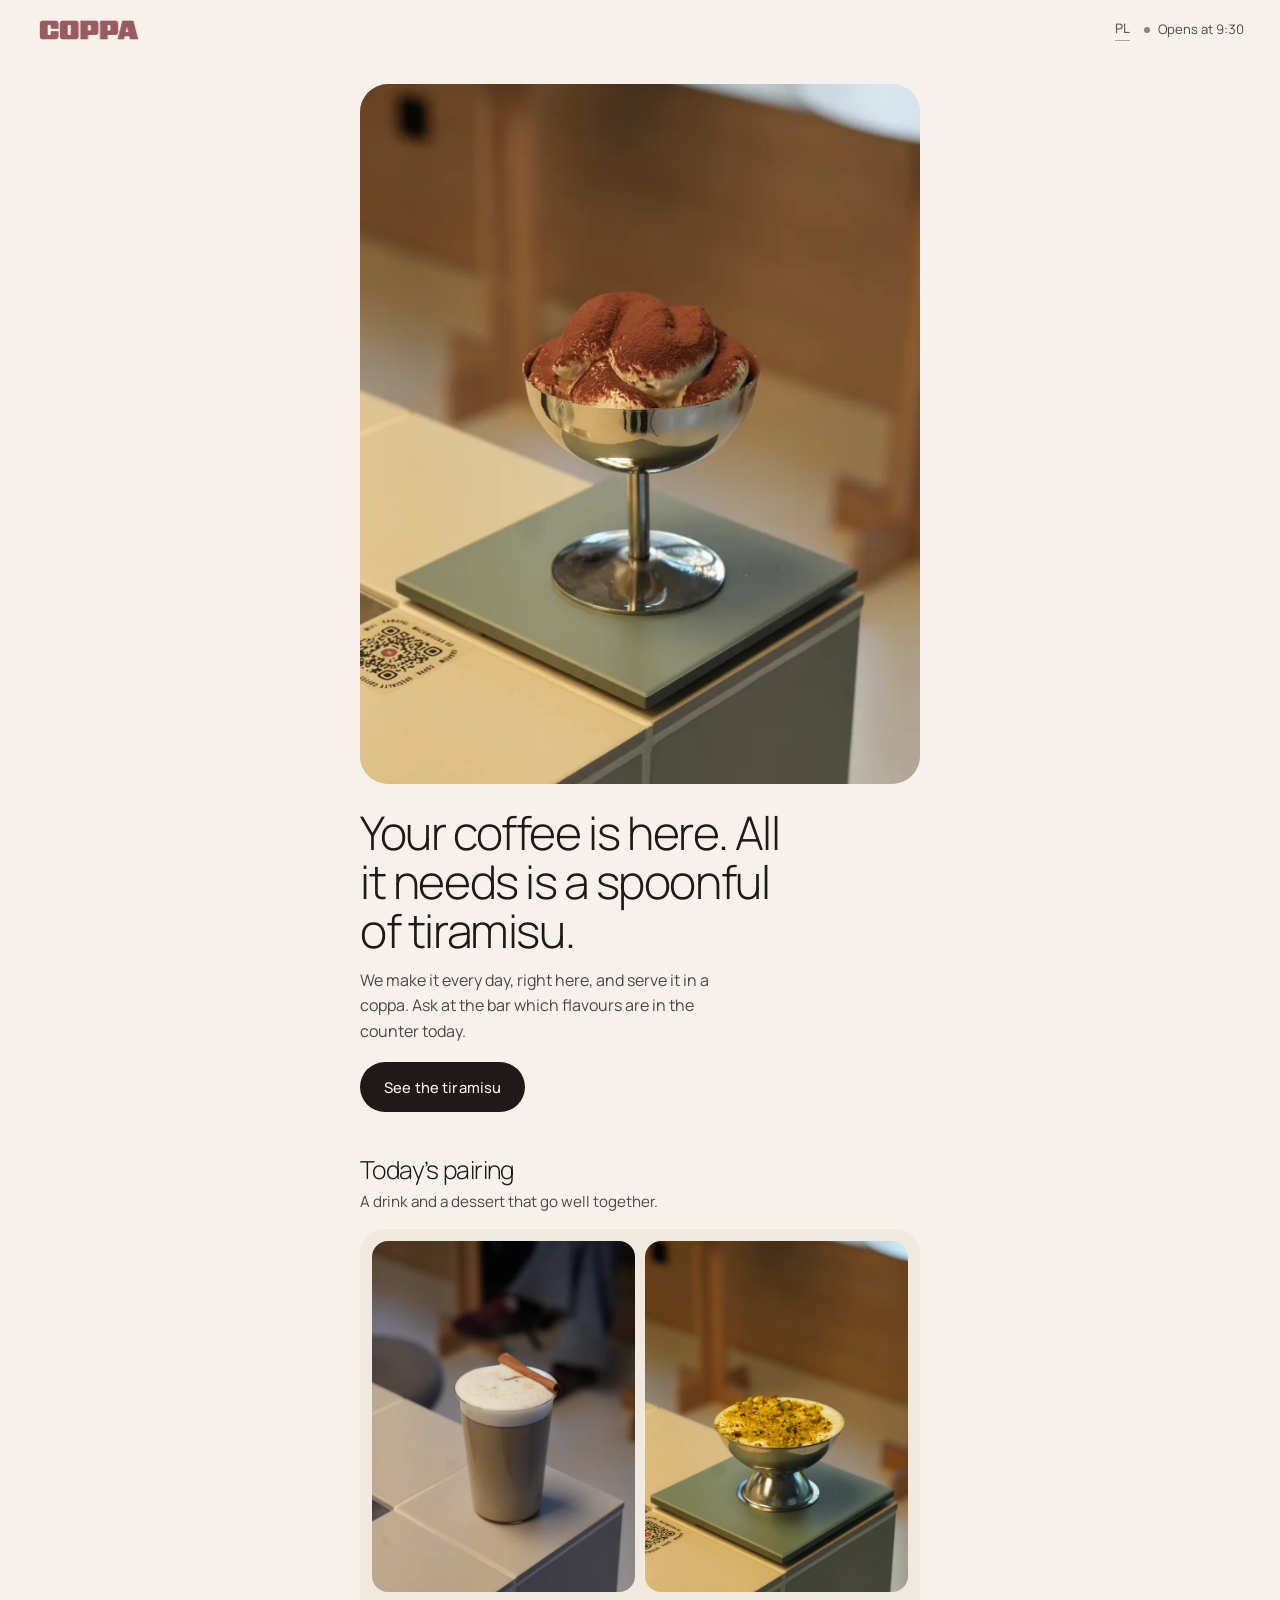
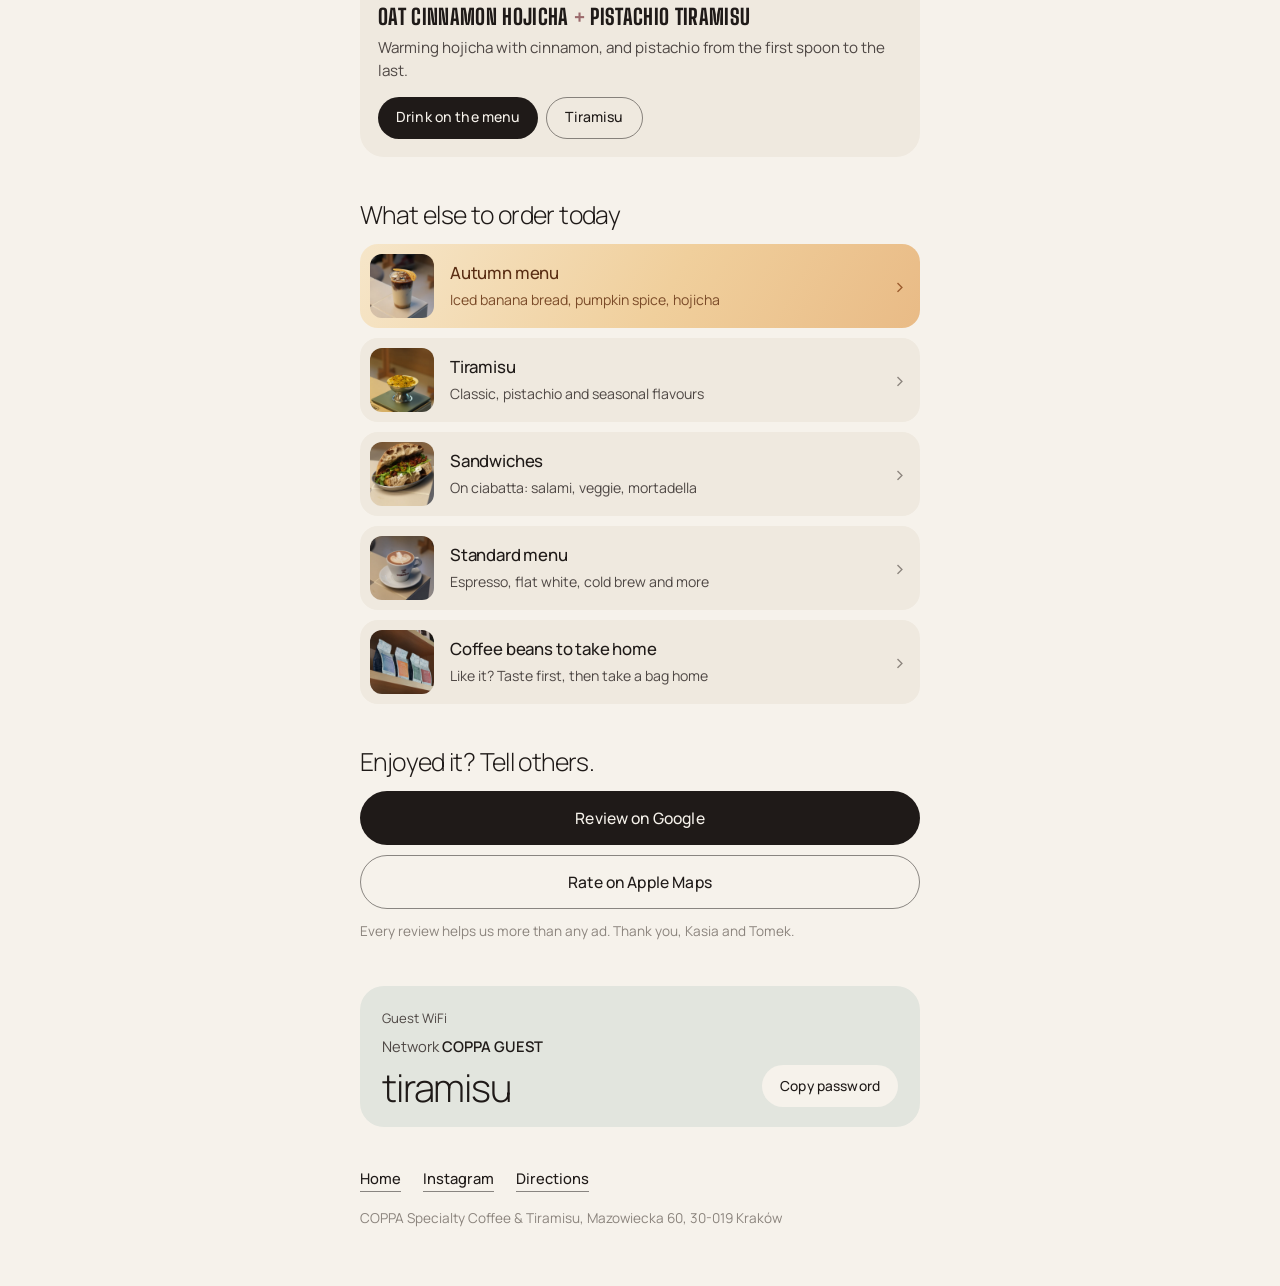
<file: qr/index.html>
<!doctype html>
<html lang="pl">
<head>
<meta charset="utf-8">
<meta name="viewport" content="width=device-width, initial-scale=1, viewport-fit=cover">
<title>COPPA · Przy stoliku</title>
<meta name="description" content="Tiramisu, menu, opinie i WiFi. COPPA Specialty Coffee &amp; Tiramisu, Mazowiecka 60, Kraków.">
<!-- strona z kodów QR na stolikach i przy kasie: nie indeksujemy, żeby nie dublowała strony głównej. Plik generowany: scripts/klienci/coppa/gen_qr_pages.py -->
<meta name="robots" content="noindex,follow">
<meta name="theme-color" content="#F6F2EB">
<meta name="color-scheme" content="light">
<script>
/* język telefonu: polski zostaje tutaj, każdy inny idzie na /en/qr/ (z zachowaniem ?stolik / ?kasa).
   Ręczny wybór przyciskiem PL/EN jest zapamiętany i ma pierwszeństwo; podgląd bez przekierowania: ?lang=pl */
(function () {
  try {
    var q = new URLSearchParams(location.search), force = q.get('lang'), pref = null;
    try { pref = localStorage.getItem('coppaLang'); } catch (e) {}
    var want = force || pref;
    if (!want) { var l = ((navigator.languages && navigator.languages[0]) || navigator.language || 'pl').toLowerCase(); want = l.indexOf('pl') === 0 ? 'pl' : 'en'; }
    if (want === 'en') location.replace('/en/qr/' + location.search + location.hash);
  } catch (e) {}
})();
</script>
<script>
/* test A/B: losowy wariant na gościa, zapamiętany w przeglądarce; podgląd ?ab=a lub ?ab=b */
(function () { var v; try { v = localStorage.getItem('coppaAB'); } catch (e) {}
  if (v !== 'a' && v !== 'b') { v = Math.random() < 0.5 ? 'a' : 'b'; try { localStorage.setItem('coppaAB', v); } catch (e) {} }
  var q = new URLSearchParams(location.search).get('ab'); if (q === 'a' || q === 'b') v = q;
  document.documentElement.setAttribute('data-ab', v); })();
</script>
<link rel="icon" href="../favicon.ico" sizes="any">
<link rel="icon" href="../img/icon-180.png" type="image/png">
<link rel="apple-touch-icon" href="../img/icon-180.png">
<link rel="preconnect" href="https://fonts.googleapis.com">
<link rel="preconnect" href="https://fonts.gstatic.com" crossorigin>
<link href="https://fonts.googleapis.com/css2?family=Big+Shoulders+Display:wght@800&family=Manrope:wght@300;400;500;600&display=swap" rel="stylesheet">
<link rel="stylesheet" href="../style.css">
<style>
  .qr-page{width:min(100% - var(--gutter)*2,560px);margin-inline:auto;padding:16px 0 56px}
  .topbar .lang{margin-left:auto}
  /* warianty: bez JS widać B */
  .hero-a{display:none} html[data-ab="a"] .hero-a{display:block} html[data-ab="a"] .hero-b{display:none}

  /* B: jedno duże zdjęcie */
  .qr-hero{position:relative;margin-inline:calc(var(--gutter) * -1);aspect-ratio:4/5;overflow:hidden;border-radius:0 0 28px 28px;background:var(--sage-soft)}
  .qr-hero img{width:100%;height:100%;object-fit:cover;object-position:50% 58%}
  /* A: mniejsza przewijana galeria tiramisu */
  .qr-gal{padding-top:12px}
  .qr-gal .gal-track{--card:min(46vw,210px);gap:10px;margin-inline:calc(50% - 50vw);padding-inline:calc(50vw - 50%);scroll-padding-inline:max(var(--gutter),calc((100% - 560px) / 2))}
  .qr-gal .slide{display:block}
  .qr-gal .slide-fig{border-radius:16px}
  .qr-gal .slide b{display:block;margin-top:8px;font-weight:500;font-size:.95rem;letter-spacing:-.01em}
  .qr-gal .slide span{display:block;font-size:.78rem;color:var(--rose);margin-top:1px}
  .qr-gal .gal-bar{margin-top:16px}

  .qr-hero-copy{margin-top:24px}
  .qr-hero-copy h1{font-size:clamp(2rem,8.6vw,2.9rem);line-height:1.06;max-width:15ch}
  .qr-hero-copy p{margin-top:12px;font-size:1rem;line-height:1.6;color:var(--ink-2);max-width:38ch}
  .qr-hero-copy .btn{margin-top:18px;height:50px}

  .qr-block{margin-top:44px}
  .qr-block > h2{font-size:1.55rem;max-width:none}
  .qr-sub{margin-top:6px;color:var(--ink-2);font-size:.95rem;line-height:1.55}

  .pair{margin-top:16px;border-radius:24px;background:var(--paper-2);padding:12px 12px 18px}
  .pair-imgs{display:grid;grid-template-columns:1fr 1fr;gap:10px}
  .pair-imgs a{display:block;border-radius:16px;overflow:hidden;aspect-ratio:3/4;background:var(--sage-soft)}
  .pair-imgs img{width:100%;height:100%;object-fit:cover}
  .pair-name{margin:14px 6px 0;font-family:var(--board);font-weight:800;text-transform:uppercase;font-size:1.35rem;line-height:1.1;letter-spacing:.015em}
  .pair-name span{color:var(--rose)}
  .pair-line{margin:6px 6px 0;color:var(--ink-2);line-height:1.55;font-size:.95rem}
  .pair-tag{margin:10px 6px 0;font-size:.82rem;color:var(--rose)}
  .pair-cta{display:flex;gap:8px;flex-wrap:wrap;margin:14px 6px 0}
  .pair-cta .btn{height:42px;font-size:.88rem;padding:0 18px}

  .qr-links{display:grid;gap:10px;margin-top:16px}
  .qr-link{position:relative;overflow:hidden;display:grid;grid-template-columns:64px 1fr auto;align-items:center;gap:16px;padding:10px 14px 10px 10px;border-radius:18px;background:var(--paper-2);transition:background .2s}
  .qr-link:hover{background:#E9E2D6}
  .qr-link > *{position:relative;z-index:2}
  .qr-link img{width:64px;height:64px;border-radius:12px;object-fit:cover;background:var(--sage-soft)}
  .qr-link b{display:block;font-weight:500;font-size:1.05rem;letter-spacing:-.01em}
  .qr-link span{display:block;font-size:.88rem;color:var(--ink-2);margin-top:2px}
  .qr-link .go{font-size:1.3rem;color:var(--mist)}
  /* jesienne menu: ciepłe tło, lśnienie i opadające liście */
  .qr-link.autumn{background:linear-gradient(120deg,#F6E6C9 0%,#F0CF9C 55%,#E9BB86 100%)}
  .qr-link.autumn b{color:#5A2E14} .qr-link.autumn span{color:#7A4A28} .qr-link.autumn .go{color:#9A5A2C}
  .qr-link.autumn::after{content:"";position:absolute;inset:-40% -60%;z-index:1;pointer-events:none;background:linear-gradient(105deg,transparent 42%,rgba(255,250,235,.65) 50%,transparent 58%);transform:translateX(-60%);animation:shine 4.8s ease-in-out infinite}
  @keyframes shine{0%,55%{transform:translateX(-60%)}100%{transform:translateX(60%)}}
  .leaves{position:absolute;inset:0;z-index:1;pointer-events:none}
  .leaves i{position:absolute;top:-18px;left:var(--x);width:calc(15px * var(--s));height:calc(15px * var(--s));background-size:contain;background-repeat:no-repeat;opacity:.75;animation:fall var(--d) linear infinite;animation-delay:var(--dl)}
  @keyframes fall{0%{transform:translate(0,0) rotate(0deg)}25%{transform:translate(10px,30px) rotate(70deg)}50%{transform:translate(-6px,60px) rotate(150deg)}75%{transform:translate(8px,90px) rotate(230deg)}100%{transform:translate(-4px,120px) rotate(320deg)}}
  .lf0{background-image:url("data:image/svg+xml,%3Csvg xmlns='http://www.w3.org/2000/svg' viewBox='0 0 24 24'%3E%3Cpath fill='%23C8752F' d='M12%202c1%203%203%204%206%204-1%202-1%204%201%206-3%200-4%201-5%204-1-2-2-3-2-6-1%203-1%204-2%206-1-3-2-4-5-4%202-2%202-4%201-6%203%200%205-1%206-4z'/%3E%3C/svg%3E")}
  .lf1{background-image:url("data:image/svg+xml,%3Csvg xmlns='http://www.w3.org/2000/svg' viewBox='0 0 24 24'%3E%3Cpath fill='%23A9472A' d='M12%202c4%203%207%207%207%2011a7%207%200%200%201-14%200c0-4%203-8%207-11zm0%204v14'/%3E%3C/svg%3E")}
  .lf2{background-image:url("data:image/svg+xml,%3Csvg xmlns='http://www.w3.org/2000/svg' viewBox='0 0 24 24'%3E%3Cpath fill='%23D9A441' d='M12%202c1%203%203%204%206%204-1%202-1%204%201%206-3%200-4%201-5%204-1-2-2-3-2-6-1%203-1%204-2%206-1-3-2-4-5-4%202-2%202-4%201-6%203%200%205-1%206-4z'/%3E%3C/svg%3E")}
  .lf3{background-image:url("data:image/svg+xml,%3Csvg xmlns='http://www.w3.org/2000/svg' viewBox='0 0 24 24'%3E%3Cpath fill='%23B85C2E' d='M12%202c4%203%207%207%207%2011a7%207%200%200%201-14%200c0-4%203-8%207-11zm0%204v14'/%3E%3C/svg%3E")}
  @media (prefers-reduced-motion:reduce){ .qr-link.autumn::after{animation:none;display:none} .leaves i{animation:none;top:auto;bottom:6px;opacity:.35} }

  .qr-reviews{display:grid;gap:10px;margin-top:16px}
  .qr-reviews .btn{width:100%;height:54px;font-size:.98rem}
  .qr-note{margin-top:12px;font-size:.85rem;color:var(--mist);line-height:1.55}

  .qr-wifi{margin-top:44px;border-radius:24px;background:var(--sage-soft);padding:22px 22px 20px;display:grid;grid-template-columns:1fr auto;align-items:end;gap:6px 16px}
  .qr-wifi .lbl{grid-column:1/-1;font-size:.82rem;color:var(--ink-2)}
  .qr-wifi .net{grid-column:1/-1;font-size:.92rem;color:var(--ink-2)}
  .qr-wifi .net b{color:var(--ink);font-weight:600}
  .qr-wifi .wifi-pass{margin:4px 0 0;font-size:clamp(1.9rem,8vw,2.4rem)}
  .qr-wifi .btn{height:42px;padding:0 18px;font-size:.86rem;background:var(--paper);border:0}

  .qr-foot{margin-top:40px;display:flex;flex-wrap:wrap;gap:10px 22px;font-size:.92rem;font-weight:500}
  .qr-foot a{border-bottom:1px solid var(--line-strong)}
  .qr-foot p{width:100%;color:var(--mist);font-weight:400;font-size:.85rem;margin-top:6px}
  @media (min-width:600px){ .qr-hero{margin-inline:0;border-radius:28px;margin-top:8px} }
</style>
</head>
<body>

<header class="topbar">
  <a class="brand" href="../" aria-label="COPPA, strona główna">
    <img src="../img/logo/coppa-wordmark-rose.webp" alt="COPPA" width="425" height="80">
  </a>
  <a class="lang" href="../en/qr/" hreflang="en" lang="en" aria-label="English version">EN</a>
  <div class="open-pill" id="openPill"><span class="dot" aria-hidden="true"></span><span id="openText">pon-pt 8:00-19:00</span></div>
</header>

<main class="qr-page">

  <section>
    <div class="hero-a qr-gal" data-gallery data-loop>
      <div class="gal-track" tabindex="0" aria-label="Nasze tiramisu. Przesuń w bok.">
      <a class="slide" href="../#tiramisu" data-ev="gal_card" data-i="1">
        <figure class="slide-fig"><img src="../img/tiramisu/klasyczne-640.webp" alt="Klasyczne" width="640" height="960" loading="lazy"></figure>
        <b>Klasyczne</b><span>stałe</span>
      </a>
      <a class="slide" href="../#tiramisu" data-ev="gal_card" data-i="2">
        <figure class="slide-fig"><img src="../img/tiramisu/pistacjowe-640.webp" alt="Pistacjowe" width="640" height="960" loading="lazy"></figure>
        <b>Pistacjowe</b><span>stałe</span>
      </a>
      <a class="slide" href="../#tiramisu" data-ev="gal_card" data-i="3">
        <figure class="slide-fig"><img src="../img/tiramisu/banoffee-640.webp" alt="Banoffee" width="640" height="960" loading="lazy"></figure>
        <b>Banoffee</b><span>sezonowe</span>
      </a>
      <a class="slide" href="../#tiramisu" data-ev="gal_card" data-i="4">
        <figure class="slide-fig"><img src="../img/tiramisu/marchewkowe-640.webp" alt="Marchewkowe" width="640" height="960" loading="lazy"></figure>
        <b>Marchewkowe</b><span>sezonowe</span>
      </a>
      <a class="slide" href="../#tiramisu" data-ev="gal_card" data-i="5">
        <figure class="slide-fig"><img src="../img/tiramisu/wanilia-gruszka-tonka-640.webp" alt="Wanilia, gruszka i tonka" width="640" height="960" loading="lazy"></figure>
        <b>Wanilia, gruszka i tonka</b><span>sezonowe</span>
      </a>
      <a class="slide" href="../#tiramisu" data-ev="gal_card" data-i="6">
        <figure class="slide-fig"><img src="../img/tiramisu/earl-grey-640.webp" alt="Earl Grey" width="640" height="960" loading="lazy"></figure>
        <b>Earl Grey</b><span>sezonowe</span>
      </a>
      <a class="slide" href="../#tiramisu" data-ev="gal_card" data-i="7">
        <figure class="slide-fig"><img src="../img/tiramisu/sliwka-kruszonka-640.webp" alt="Śliwka i kruszonka" width="640" height="960" loading="lazy"></figure>
        <b>Śliwka i kruszonka</b><span>sezonowe</span>
      </a>
      </div>
      <div class="gal-bar" aria-hidden="true"><span class="gal-fill"></span></div>
    </div>
    <div class="hero-b qr-hero">
      <img src="../img/tiramisu/klasyczne-1080.webp" srcset="../img/tiramisu/klasyczne-640.webp 640w, ../img/tiramisu/klasyczne-1080.webp 1080w" sizes="(min-width:600px) 560px, 100vw" alt="Tiramisu klasyczne w pucharku" width="1080" height="1616" loading="lazy">
    </div>
    <div class="qr-hero-copy">
      <h1>Kawa już jest. Brakuje tylko łyżeczki tiramisu.</h1>
      <p>Robimy je codziennie, na miejscu, i podajemy w pucharku. Zapytaj przy barze, które smaki są dziś w gablocie.</p>
      <a class="btn btn-fill" href="../#tiramisu" data-ev="tiramisu_cta">Zobacz tiramisu</a>
    </div>
  </section>

  <section class="qr-block" aria-labelledby="pairH" data-sec="pair">
    <h2 id="pairH">Para na dziś</h2>
    <p class="qr-sub">Napój i deser, które dobrze się razem jedzą.</p>
    <div class="pair" id="pair">
      <div class="pair-imgs">
        <a href="../#jesien" data-ev="pair_drink"><img id="pairA" src="../img/jesien/iced-apple-pie-latte-640.webp" alt="Iced Apple Pie Latte" width="640" height="960" loading="lazy"></a>
        <a href="../#tiramisu" data-ev="pair_tiramisu"><img id="pairB" src="../img/tiramisu/klasyczne-640.webp" alt="tiramisu klasyczne" width="640" height="960" loading="lazy"></a>
      </div>
      <p class="pair-name" id="pairName">Iced Apple Pie Latte <span>+</span> tiramisu klasyczne</p>
      <p class="pair-line" id="pairLine">Jesienna szarlotka w kubku i klasyk, od którego zaczęła się COPPA.</p>
      <p class="pair-tag" id="pairTag" hidden></p>
      <div class="pair-cta">
        <a class="btn btn-fill" href="../#jesien" data-ev="pair_drink">Napój w menu</a>
        <a class="btn btn-ghost" href="../#tiramisu" data-ev="pair_tiramisu">Tiramisu</a>
      </div>
    </div>
  </section>

  <section class="qr-block" data-sec="menu">
    <h2>Co jeszcze dziś zamówisz</h2>
    <div class="qr-links">
      <a class="qr-link autumn" href="../#jesien" data-ev="menu_jesien"><span class="leaves" aria-hidden="true"><i class="lf0" style="--x:6%;--d:8.5s;--dl:-1.0s;--s:0.9"></i><i class="lf1" style="--x:22%;--d:10s;--dl:-6.0s;--s:0.7"></i><i class="lf2" style="--x:40%;--d:7.5s;--dl:-3.5s;--s:1.0"></i><i class="lf3" style="--x:58%;--d:9.5s;--dl:-8.0s;--s:0.8"></i><i class="lf0" style="--x:74%;--d:8s;--dl:-2.0s;--s:0.75"></i><i class="lf1" style="--x:88%;--d:11s;--dl:-5.0s;--s:0.95"></i></span>
        <img src="../img/jesien/iced-banana-bread-640.webp" alt="" width="640" height="960" loading="lazy">
        <div><b>Jesienne menu</b><span>Iced banana bread, pumpkin spice, hojicha</span></div>
        <span class="go" aria-hidden="true">›</span>
      </a>
      <a class="qr-link" href="../#tiramisu" data-ev="menu_tiramisu">
        <img src="../img/tiramisu/pistacjowe-640.webp" alt="" width="640" height="960" loading="lazy">
        <div><b>Tiramisu</b><span>Klasyczne, pistacjowe i smaki sezonu</span></div>
        <span class="go" aria-hidden="true">›</span>
      </a>
      <a class="qr-link" href="../#kanapki" data-ev="menu_kanapki">
        <img src="../img/kanapki/wege-640.webp" alt="" width="640" height="960" loading="lazy">
        <div><b>Kanapki</b><span>Na ciabatcie: salami, wege, mortadela</span></div>
        <span class="go" aria-hidden="true">›</span>
      </a>
      <a class="qr-link" href="../#karta" data-ev="menu_karta">
        <img src="../img/jesien/dark-chocolate-mocha-640.webp" alt="" width="640" height="960" loading="lazy">
        <div><b>Stała karta</b><span>Espresso, flat white, cold brew i reszta</span></div>
        <span class="go" aria-hidden="true">›</span>
      </a>
      <a class="qr-link" href="../kawa-ziarnista/" data-ev="menu_ziarna">
        <img src="../img/kawa-ziarnista/polka-640.webp" alt="" width="640" height="960" loading="lazy">
        <div><b>Kawa ziarnista do domu</b><span>Smakuje? Najpierw spróbuj, potem zabierz paczkę</span></div>
        <span class="go" aria-hidden="true">›</span>
      </a>
    </div>
  </section>

  <section class="qr-block" data-sec="reviews">
    <h2>Było dobrze? Powiedz o tym innym.</h2>
    <div class="qr-reviews">
      <a class="btn btn-fill" href="https://search.google.com/local/writereview?placeid=ChIJLUlZCjJbFkcR6R2e2h3mClY" rel="noopener" data-ev="review_google">Opinia w Google</a>
      <a class="btn btn-ghost" id="taLink" data-href="" href="#" rel="noopener" data-ev="review_ta" hidden>Opinia na Tripadvisor</a>
      <a class="btn btn-ghost" href="https://maps.apple.com/?q=COPPA%20Specialty%20Coffee%20%26%20Tiramisu&amp;ll=50.0755,19.9236" rel="noopener" data-ev="review_apple">Ocena w Apple Maps</a>
    </div>
    <p class="qr-note">Każda opinia pomaga nam bardziej niż reklama. Dziękujemy, Kasia i Tomek.</p>
  </section>

  <section class="qr-wifi" aria-label="WiFi dla gości" data-sec="wifi">
    <p class="lbl">WiFi dla gości</p>
    <p class="net">Sieć <b>COPPA GUEST</b></p>
    <p class="wifi-pass" id="wifiPass" data-pass="tiramisu">tiramisu</p>
    <button type="button" class="btn" id="wifiCopy">Kopiuj hasło</button>
  </section>

  <footer class="qr-foot">
    <a href="../">Strona główna</a>
    <a href="https://www.instagram.com/coppaspecialty/" rel="noopener">Instagram</a>
    <a href="https://www.google.com/maps/search/?api=1&amp;query=COPPA+Specialty+Coffee+Tiramisu+Mazowiecka+60+Krak%C3%B3w" rel="noopener">Dojazd</a>
    <p>COPPA Specialty Coffee &amp; Tiramisu, Mazowiecka 60, 30-019 Kraków</p>
  </footer>

</main>

<script>
(function () {
  var ab = document.documentElement.getAttribute('data-ab') || 'b', pre = 'qr-' + ab + '-';
  /* ręczny wybór języka: zapamiętany, żeby przekierowanie po języku telefonu go nie nadpisywało */
  var sw = document.querySelector('a.lang');
  if (sw) { sw.href = sw.getAttribute('href').split('?')[0] + location.search.replace(/[?&]lang=[^&]*/, '').replace(/^&/, '?');
    sw.addEventListener('click', function () { try { localStorage.setItem('coppaLang', 'en'); } catch (e) {} }); }
  /* nazwy zdarzeń z wariantem: toodip stats czyta data-toodip w chwili kliknięcia */
  document.querySelectorAll('[data-ev]').forEach(function (el) { el.setAttribute('data-toodip', pre + el.getAttribute('data-ev')); });
  var ta = document.getElementById('taLink'); if (ta && ta.dataset.href) { ta.href = ta.dataset.href; ta.hidden = false; }
  /* para na dziś: losowa, bez powtórki poprzednio pokazanej */
  var P = [{"a": "jesien/iced-apple-pie-latte", "an": "Iced Apple Pie Latte", "b": "tiramisu/klasyczne", "bn": "tiramisu klasyczne", "line": "Jesienna szarlotka w kubku i klasyk, od którego zaczęła się COPPA.", "tag": ""}, {"a": "jesien/oat-cinnamon-hojicha", "an": "Oat Cinnamon Hojicha", "b": "tiramisu/pistacjowe", "bn": "tiramisu pistacjowe", "line": "Rozgrzewająca hojicha z cynamonem i pistacja od pierwszej do ostatniej łyżeczki.", "tag": ""}, {"a": "jesien/pumpkin-spice", "an": "Pumpkin Spice", "b": "tiramisu/sliwka-kruszonka", "bn": "śliwka i kruszonka", "line": "Pieczona dynia, przyprawy korzenne i śliwki z kruszonką. Cała jesień na jednym stoliku.", "tag": ""}, {"a": "jesien/white-vanilla-matcha", "an": "White Vanilla Matcha", "b": "tiramisu/wanilia-gruszka-tonka", "bn": "wanilia, gruszka i tonka", "line": "Dla tych, którzy wolą zieleń od espresso. Wanilia i tonka w filiżance i w pucharku.", "tag": "zestaw bez kawy"}];
  var last = null; try { last = localStorage.getItem('coppaPair'); } catch (e) {}
  var pool = P.filter(function (x) { return x.a !== last; }); if (!pool.length) pool = P;
  var p = pool[Math.floor(Math.random() * pool.length)];
  try { localStorage.setItem('coppaPair', p.a); } catch (e) {}
  var A = document.getElementById('pairA'), B = document.getElementById('pairB');
  A.src = '../img/' + p.a + '-640.webp'; A.alt = p.an;
  B.src = '../img/' + p.b + '-640.webp'; B.alt = p.bn.charAt(0).toUpperCase() + p.bn.slice(1);
  document.getElementById('pairName').innerHTML = p.an + ' <span>+</span> ' + p.bn;
  document.getElementById('pairLine').textContent = p.line;
  var tag = document.getElementById('pairTag'); tag.textContent = p.tag; tag.hidden = !p.tag;
  /* WiFi to przycisk, nie link, więc zdarzenie wysyłamy ręcznie; widok wariantu po załadowaniu */
  var w = document.getElementById('wifiCopy'); if (w) w.addEventListener('click', function () { window.toodip && window.toodip(pre + 'wifi'); });
  addEventListener('load', function () {
    window.toodip && window.toodip(pre + 'view');
    if (!('IntersectionObserver' in window)) return;
    /* dojście do sekcji: jedno zdarzenie na sekcję na odsłonę */
    var seen = {};
    var io = new IntersectionObserver(function (es) { es.forEach(function (e) {
      var k = e.target.getAttribute('data-sec');
      if (e.isIntersecting && !seen[k]) { seen[k] = 1; window.toodip && window.toodip(pre + 'see_' + k); io.unobserve(e.target); }
    }); }, { threshold: 0.35 });
    document.querySelectorAll('[data-sec]').forEach(function (el) { io.observe(el); });
    /* wariant A: ile różnych tiramisu obejrzano w galerii (karta widoczna w 60%) */
    var track = document.querySelector('.qr-gal .gal-track');
    if (ab === 'a' && track) {
      var cards = {};
      var gio = new IntersectionObserver(function (es) { es.forEach(function (e) { if (e.isIntersecting) cards[e.target.getAttribute('data-i')] = 1; }); }, { root: track, threshold: 0.6 });
      track.querySelectorAll('.slide').forEach(function (el) { gio.observe(el); });
      var sent = false;
      var flush = function () { if (sent) return; sent = true; var n = Object.keys(cards).length; if (n) window.toodip && window.toodip(pre + 'gal_seen_' + n); };
      addEventListener('pagehide', flush);
      document.addEventListener('visibilitychange', function () { if (document.visibilityState === 'hidden') flush(); });
    }
  });
})();
</script>
<script src="../app.js" defer></script>
<script defer src="https://stats.toodip.com/s.js" data-id="22ae417e-a9ca-4837-a406-ca667fc24079"></script>
</body>
</html>
</file>
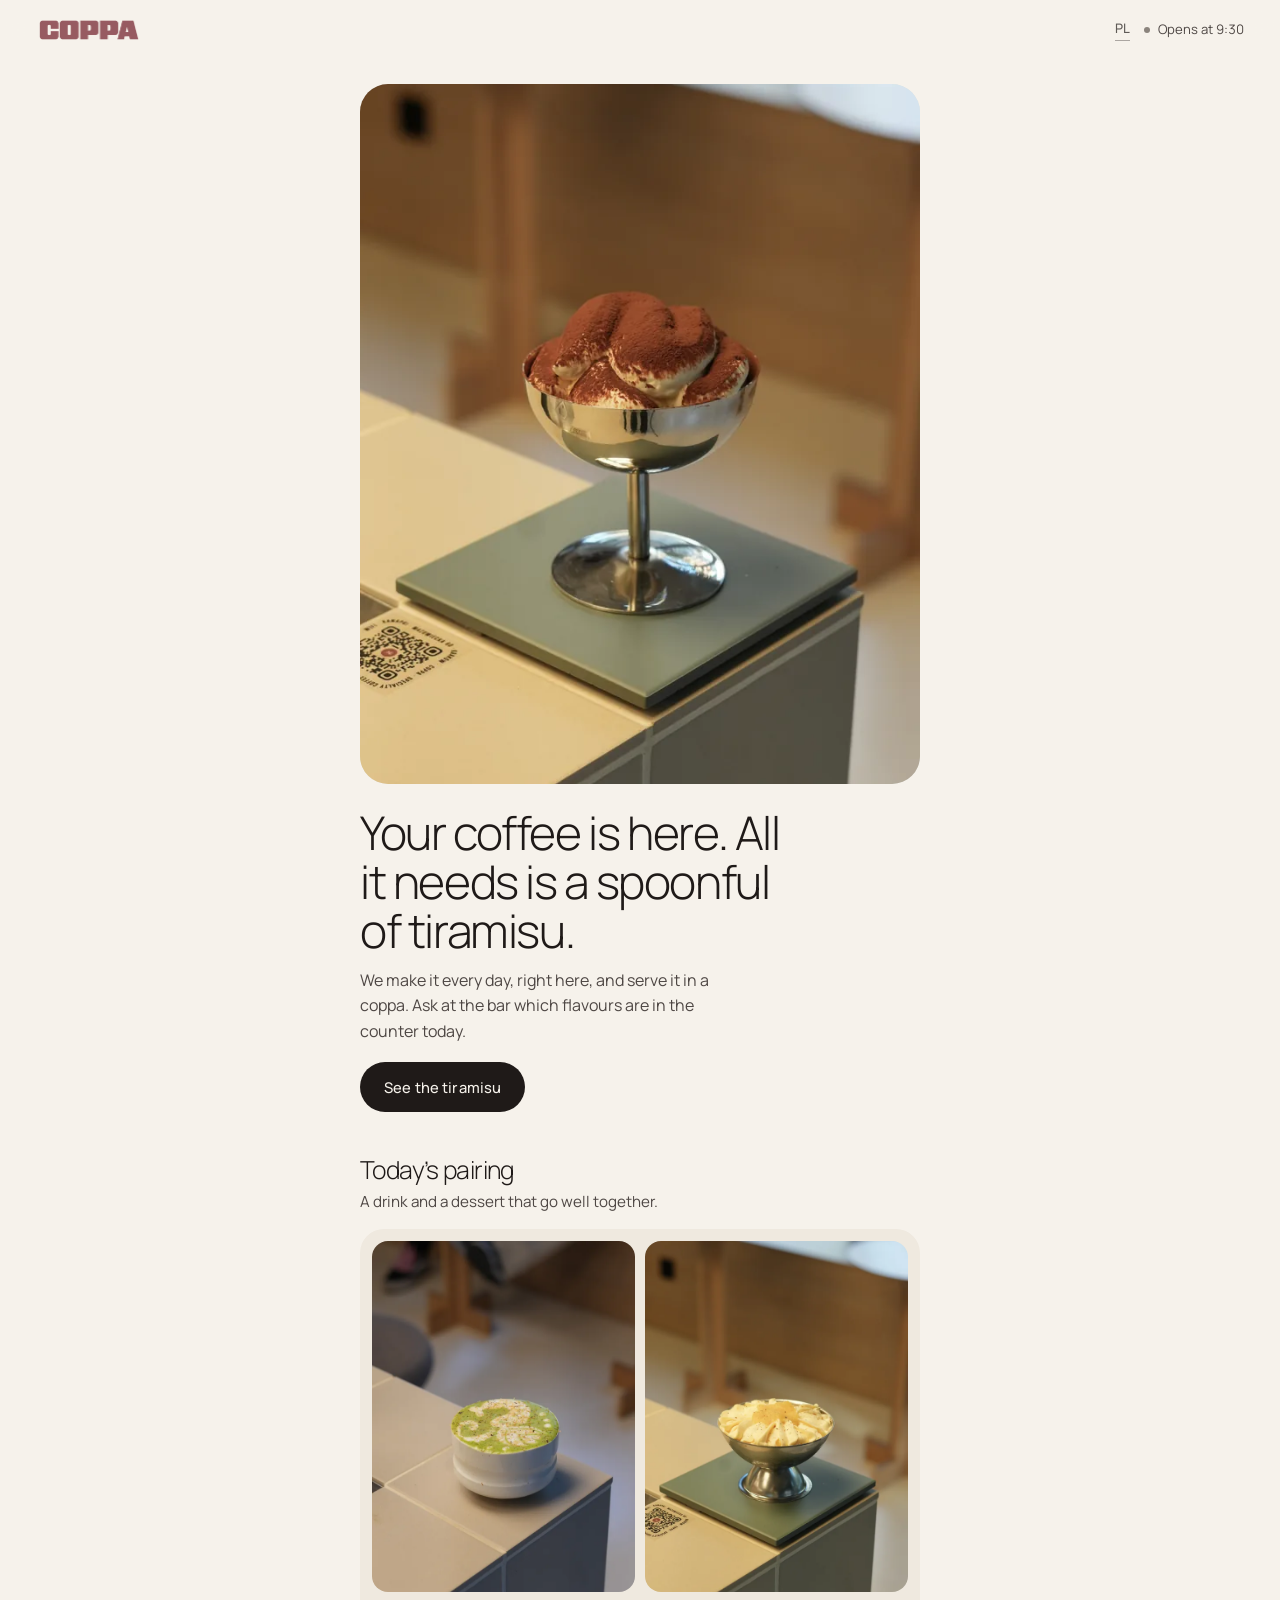
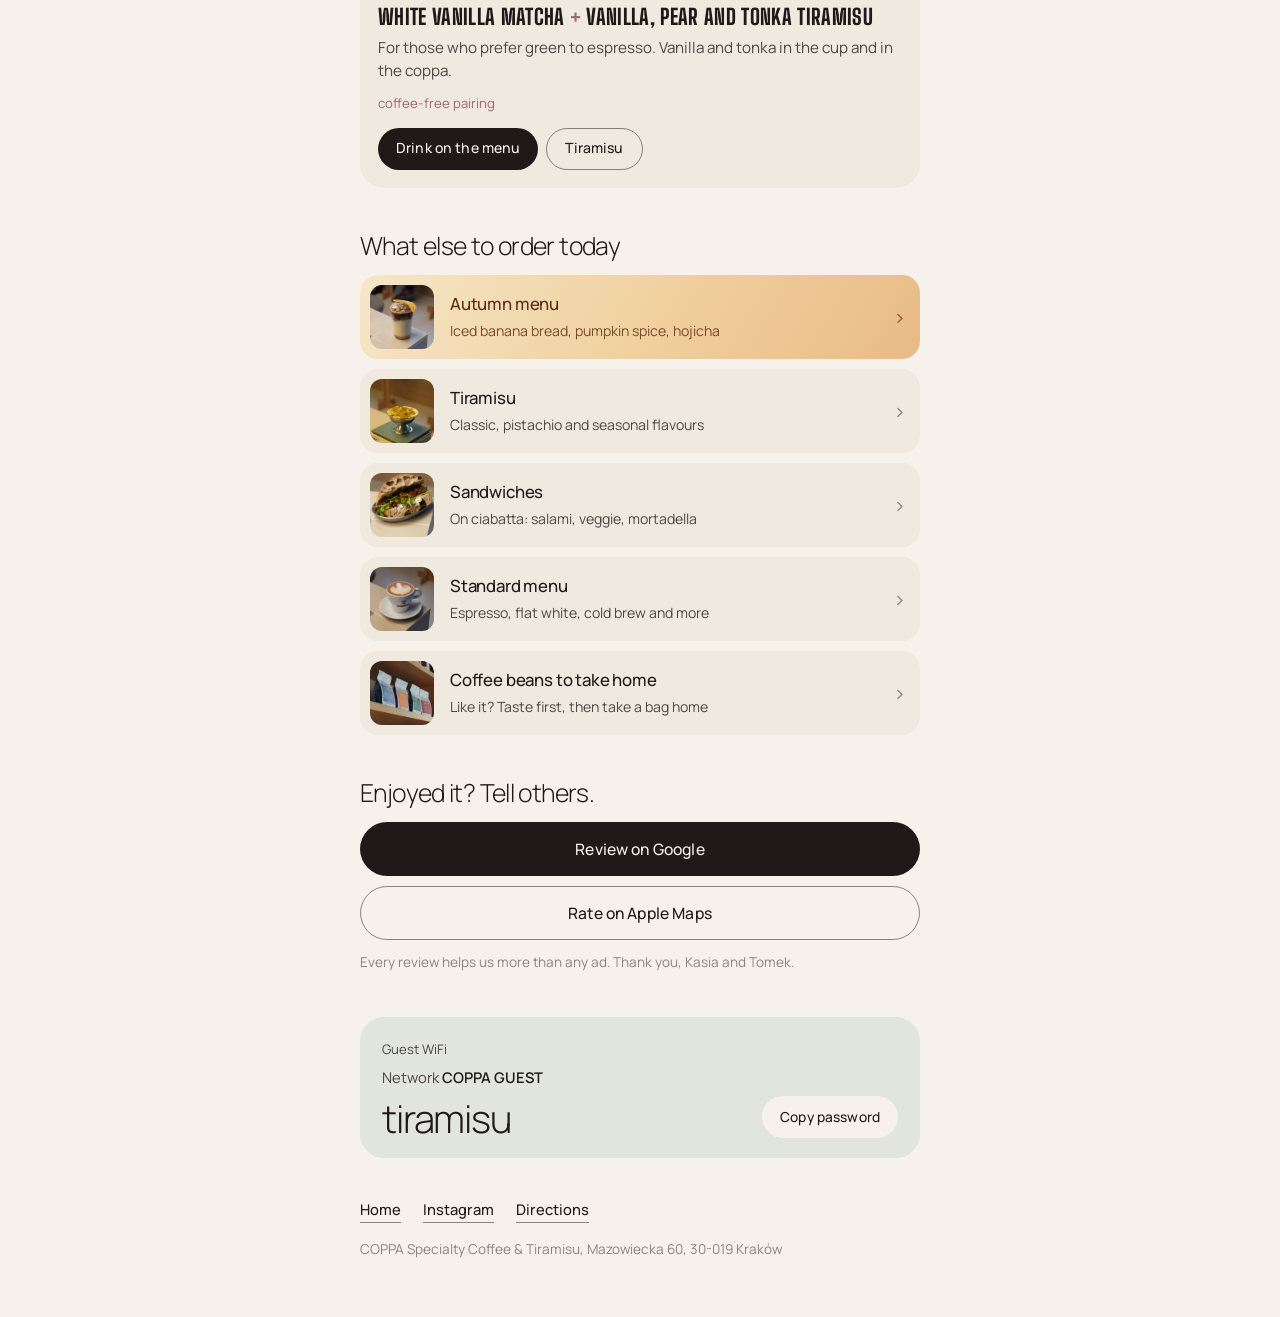
<file: en/qr/index.html>
<!doctype html>
<html lang="en">
<head>
<meta charset="utf-8">
<meta name="viewport" content="width=device-width, initial-scale=1, viewport-fit=cover">
<title>COPPA · At your table</title>
<meta name="description" content="Tiramisu, menu, reviews and WiFi. COPPA Specialty Coffee &amp; Tiramisu, Mazowiecka 60, Kraków.">
<!-- strona z kodów QR na stolikach i przy kasie: nie indeksujemy, żeby nie dublowała strony głównej. Plik generowany: scripts/klienci/coppa/gen_qr_pages.py -->
<meta name="robots" content="noindex,follow">
<meta name="theme-color" content="#F6F2EB">
<meta name="color-scheme" content="light">
<script>
/* test A/B: losowy wariant na gościa, zapamiętany w przeglądarce; podgląd ?ab=a lub ?ab=b */
(function () { var v; try { v = localStorage.getItem('coppaAB'); } catch (e) {}
  if (v !== 'a' && v !== 'b') { v = Math.random() < 0.5 ? 'a' : 'b'; try { localStorage.setItem('coppaAB', v); } catch (e) {} }
  var q = new URLSearchParams(location.search).get('ab'); if (q === 'a' || q === 'b') v = q;
  document.documentElement.setAttribute('data-ab', v); })();
</script>
<link rel="icon" href="../../favicon.ico" sizes="any">
<link rel="icon" href="../../img/icon-180.png" type="image/png">
<link rel="apple-touch-icon" href="../../img/icon-180.png">
<link rel="preconnect" href="https://fonts.googleapis.com">
<link rel="preconnect" href="https://fonts.gstatic.com" crossorigin>
<link href="https://fonts.googleapis.com/css2?family=Big+Shoulders+Display:wght@800&family=Manrope:wght@300;400;500;600&display=swap" rel="stylesheet">
<link rel="stylesheet" href="../../style.css">
<style>
  .qr-page{width:min(100% - var(--gutter)*2,560px);margin-inline:auto;padding:16px 0 56px}
  .topbar .lang{margin-left:auto}
  /* warianty: bez JS widać B */
  .hero-a{display:none} html[data-ab="a"] .hero-a{display:block} html[data-ab="a"] .hero-b{display:none}

  /* B: jedno duże zdjęcie */
  .qr-hero{position:relative;margin-inline:calc(var(--gutter) * -1);aspect-ratio:4/5;overflow:hidden;border-radius:0 0 28px 28px;background:var(--sage-soft)}
  .qr-hero img{width:100%;height:100%;object-fit:cover;object-position:50% 58%}
  /* A: mniejsza przewijana galeria tiramisu */
  .qr-gal{padding-top:12px}
  .qr-gal .gal-track{--card:min(46vw,210px);gap:10px;margin-inline:calc(50% - 50vw);padding-inline:calc(50vw - 50%);scroll-padding-inline:max(var(--gutter),calc((100% - 560px) / 2))}
  .qr-gal .slide{display:block}
  .qr-gal .slide-fig{border-radius:16px}
  .qr-gal .slide b{display:block;margin-top:8px;font-weight:500;font-size:.95rem;letter-spacing:-.01em}
  .qr-gal .slide span{display:block;font-size:.78rem;color:var(--rose);margin-top:1px}
  .qr-gal .gal-bar{margin-top:16px}

  .qr-hero-copy{margin-top:24px}
  .qr-hero-copy h1{font-size:clamp(2rem,8.6vw,2.9rem);line-height:1.06;max-width:15ch}
  .qr-hero-copy p{margin-top:12px;font-size:1rem;line-height:1.6;color:var(--ink-2);max-width:38ch}
  .qr-hero-copy .btn{margin-top:18px;height:50px}

  .qr-block{margin-top:44px}
  .qr-block > h2{font-size:1.55rem;max-width:none}
  .qr-sub{margin-top:6px;color:var(--ink-2);font-size:.95rem;line-height:1.55}

  .pair{margin-top:16px;border-radius:24px;background:var(--paper-2);padding:12px 12px 18px}
  .pair-imgs{display:grid;grid-template-columns:1fr 1fr;gap:10px}
  .pair-imgs a{display:block;border-radius:16px;overflow:hidden;aspect-ratio:3/4;background:var(--sage-soft)}
  .pair-imgs img{width:100%;height:100%;object-fit:cover}
  .pair-name{margin:14px 6px 0;font-family:var(--board);font-weight:800;text-transform:uppercase;font-size:1.35rem;line-height:1.1;letter-spacing:.015em}
  .pair-name span{color:var(--rose)}
  .pair-line{margin:6px 6px 0;color:var(--ink-2);line-height:1.55;font-size:.95rem}
  .pair-tag{margin:10px 6px 0;font-size:.82rem;color:var(--rose)}
  .pair-cta{display:flex;gap:8px;flex-wrap:wrap;margin:14px 6px 0}
  .pair-cta .btn{height:42px;font-size:.88rem;padding:0 18px}

  .qr-links{display:grid;gap:10px;margin-top:16px}
  .qr-link{position:relative;overflow:hidden;display:grid;grid-template-columns:64px 1fr auto;align-items:center;gap:16px;padding:10px 14px 10px 10px;border-radius:18px;background:var(--paper-2);transition:background .2s}
  .qr-link:hover{background:#E9E2D6}
  .qr-link > *{position:relative;z-index:2}
  .qr-link img{width:64px;height:64px;border-radius:12px;object-fit:cover;background:var(--sage-soft)}
  .qr-link b{display:block;font-weight:500;font-size:1.05rem;letter-spacing:-.01em}
  .qr-link span{display:block;font-size:.88rem;color:var(--ink-2);margin-top:2px}
  .qr-link .go{font-size:1.3rem;color:var(--mist)}
  /* jesienne menu: ciepłe tło, lśnienie i opadające liście */
  .qr-link.autumn{background:linear-gradient(120deg,#F6E6C9 0%,#F0CF9C 55%,#E9BB86 100%)}
  .qr-link.autumn b{color:#5A2E14} .qr-link.autumn span{color:#7A4A28} .qr-link.autumn .go{color:#9A5A2C}
  .qr-link.autumn::after{content:"";position:absolute;inset:-40% -60%;z-index:1;pointer-events:none;background:linear-gradient(105deg,transparent 42%,rgba(255,250,235,.65) 50%,transparent 58%);transform:translateX(-60%);animation:shine 4.8s ease-in-out infinite}
  @keyframes shine{0%,55%{transform:translateX(-60%)}100%{transform:translateX(60%)}}
  .leaves{position:absolute;inset:0;z-index:1;pointer-events:none}
  .leaves i{position:absolute;top:-18px;left:var(--x);width:calc(15px * var(--s));height:calc(15px * var(--s));background-size:contain;background-repeat:no-repeat;opacity:.75;animation:fall var(--d) linear infinite;animation-delay:var(--dl)}
  @keyframes fall{0%{transform:translate(0,0) rotate(0deg)}25%{transform:translate(10px,30px) rotate(70deg)}50%{transform:translate(-6px,60px) rotate(150deg)}75%{transform:translate(8px,90px) rotate(230deg)}100%{transform:translate(-4px,120px) rotate(320deg)}}
  .lf0{background-image:url("data:image/svg+xml,%3Csvg xmlns='http://www.w3.org/2000/svg' viewBox='0 0 24 24'%3E%3Cpath fill='%23C8752F' d='M12%202c1%203%203%204%206%204-1%202-1%204%201%206-3%200-4%201-5%204-1-2-2-3-2-6-1%203-1%204-2%206-1-3-2-4-5-4%202-2%202-4%201-6%203%200%205-1%206-4z'/%3E%3C/svg%3E")}
  .lf1{background-image:url("data:image/svg+xml,%3Csvg xmlns='http://www.w3.org/2000/svg' viewBox='0 0 24 24'%3E%3Cpath fill='%23A9472A' d='M12%202c4%203%207%207%207%2011a7%207%200%200%201-14%200c0-4%203-8%207-11zm0%204v14'/%3E%3C/svg%3E")}
  .lf2{background-image:url("data:image/svg+xml,%3Csvg xmlns='http://www.w3.org/2000/svg' viewBox='0 0 24 24'%3E%3Cpath fill='%23D9A441' d='M12%202c1%203%203%204%206%204-1%202-1%204%201%206-3%200-4%201-5%204-1-2-2-3-2-6-1%203-1%204-2%206-1-3-2-4-5-4%202-2%202-4%201-6%203%200%205-1%206-4z'/%3E%3C/svg%3E")}
  .lf3{background-image:url("data:image/svg+xml,%3Csvg xmlns='http://www.w3.org/2000/svg' viewBox='0 0 24 24'%3E%3Cpath fill='%23B85C2E' d='M12%202c4%203%207%207%207%2011a7%207%200%200%201-14%200c0-4%203-8%207-11zm0%204v14'/%3E%3C/svg%3E")}
  @media (prefers-reduced-motion:reduce){ .qr-link.autumn::after{animation:none;display:none} .leaves i{animation:none;top:auto;bottom:6px;opacity:.35} }

  .qr-reviews{display:grid;gap:10px;margin-top:16px}
  .qr-reviews .btn{width:100%;height:54px;font-size:.98rem}
  .qr-note{margin-top:12px;font-size:.85rem;color:var(--mist);line-height:1.55}

  .qr-wifi{margin-top:44px;border-radius:24px;background:var(--sage-soft);padding:22px 22px 20px;display:grid;grid-template-columns:1fr auto;align-items:end;gap:6px 16px}
  .qr-wifi .lbl{grid-column:1/-1;font-size:.82rem;color:var(--ink-2)}
  .qr-wifi .net{grid-column:1/-1;font-size:.92rem;color:var(--ink-2)}
  .qr-wifi .net b{color:var(--ink);font-weight:600}
  .qr-wifi .wifi-pass{margin:4px 0 0;font-size:clamp(1.9rem,8vw,2.4rem)}
  .qr-wifi .btn{height:42px;padding:0 18px;font-size:.86rem;background:var(--paper);border:0}

  .qr-foot{margin-top:40px;display:flex;flex-wrap:wrap;gap:10px 22px;font-size:.92rem;font-weight:500}
  .qr-foot a{border-bottom:1px solid var(--line-strong)}
  .qr-foot p{width:100%;color:var(--mist);font-weight:400;font-size:.85rem;margin-top:6px}
  @media (min-width:600px){ .qr-hero{margin-inline:0;border-radius:28px;margin-top:8px} }
</style>
</head>
<body>

<header class="topbar">
  <a class="brand" href="../" aria-label="COPPA, home">
    <img src="../../img/logo/coppa-wordmark-rose.webp" alt="COPPA" width="425" height="80">
  </a>
  <a class="lang" href="../../qr/" hreflang="pl" lang="pl" aria-label="Wersja polska">PL</a>
  <div class="open-pill" id="openPill"><span class="dot" aria-hidden="true"></span><span id="openText">Mon-Fri 8:00-19:00</span></div>
</header>

<main class="qr-page">

  <section>
    <div class="hero-a qr-gal" data-gallery data-loop>
      <div class="gal-track" tabindex="0" aria-label="Our tiramisu. Swipe sideways.">
      <a class="slide" href="../#tiramisu" data-ev="gal_card" data-i="1">
        <figure class="slide-fig"><img src="../../img/tiramisu/klasyczne-640.webp" alt="Classic" width="640" height="960" loading="lazy"></figure>
        <b>Classic</b><span>always on</span>
      </a>
      <a class="slide" href="../#tiramisu" data-ev="gal_card" data-i="2">
        <figure class="slide-fig"><img src="../../img/tiramisu/pistacjowe-640.webp" alt="Pistachio" width="640" height="960" loading="lazy"></figure>
        <b>Pistachio</b><span>always on</span>
      </a>
      <a class="slide" href="../#tiramisu" data-ev="gal_card" data-i="3">
        <figure class="slide-fig"><img src="../../img/tiramisu/banoffee-640.webp" alt="Banoffee" width="640" height="960" loading="lazy"></figure>
        <b>Banoffee</b><span>seasonal</span>
      </a>
      <a class="slide" href="../#tiramisu" data-ev="gal_card" data-i="4">
        <figure class="slide-fig"><img src="../../img/tiramisu/marchewkowe-640.webp" alt="Carrot cake" width="640" height="960" loading="lazy"></figure>
        <b>Carrot cake</b><span>seasonal</span>
      </a>
      <a class="slide" href="../#tiramisu" data-ev="gal_card" data-i="5">
        <figure class="slide-fig"><img src="../../img/tiramisu/wanilia-gruszka-tonka-640.webp" alt="Vanilla, pear and tonka" width="640" height="960" loading="lazy"></figure>
        <b>Vanilla, pear and tonka</b><span>seasonal</span>
      </a>
      <a class="slide" href="../#tiramisu" data-ev="gal_card" data-i="6">
        <figure class="slide-fig"><img src="../../img/tiramisu/earl-grey-640.webp" alt="Earl Grey" width="640" height="960" loading="lazy"></figure>
        <b>Earl Grey</b><span>seasonal</span>
      </a>
      <a class="slide" href="../#tiramisu" data-ev="gal_card" data-i="7">
        <figure class="slide-fig"><img src="../../img/tiramisu/sliwka-kruszonka-640.webp" alt="Plum and crumble" width="640" height="960" loading="lazy"></figure>
        <b>Plum and crumble</b><span>seasonal</span>
      </a>
      </div>
      <div class="gal-bar" aria-hidden="true"><span class="gal-fill"></span></div>
    </div>
    <div class="hero-b qr-hero">
      <img src="../../img/tiramisu/klasyczne-1080.webp" srcset="../../img/tiramisu/klasyczne-640.webp 640w, ../../img/tiramisu/klasyczne-1080.webp 1080w" sizes="(min-width:600px) 560px, 100vw" alt="Classic tiramisu in a coppa" width="1080" height="1616" loading="lazy">
    </div>
    <div class="qr-hero-copy">
      <h1>Your coffee is here. All it needs is a spoonful of tiramisu.</h1>
      <p>We make it every day, right here, and serve it in a coppa. Ask at the bar which flavours are in the counter today.</p>
      <a class="btn btn-fill" href="../#tiramisu" data-ev="tiramisu_cta">See the tiramisu</a>
    </div>
  </section>

  <section class="qr-block" aria-labelledby="pairH" data-sec="pair">
    <h2 id="pairH">Today’s pairing</h2>
    <p class="qr-sub">A drink and a dessert that go well together.</p>
    <div class="pair" id="pair">
      <div class="pair-imgs">
        <a href="../#jesien" data-ev="pair_drink"><img id="pairA" src="../../img/jesien/iced-apple-pie-latte-640.webp" alt="Iced Apple Pie Latte" width="640" height="960" loading="lazy"></a>
        <a href="../#tiramisu" data-ev="pair_tiramisu"><img id="pairB" src="../../img/tiramisu/klasyczne-640.webp" alt="classic tiramisu" width="640" height="960" loading="lazy"></a>
      </div>
      <p class="pair-name" id="pairName">Iced Apple Pie Latte <span>+</span> classic tiramisu</p>
      <p class="pair-line" id="pairLine">Autumn apple pie in a cup and the classic that started COPPA.</p>
      <p class="pair-tag" id="pairTag" hidden></p>
      <div class="pair-cta">
        <a class="btn btn-fill" href="../#jesien" data-ev="pair_drink">Drink on the menu</a>
        <a class="btn btn-ghost" href="../#tiramisu" data-ev="pair_tiramisu">Tiramisu</a>
      </div>
    </div>
  </section>

  <section class="qr-block" data-sec="menu">
    <h2>What else to order today</h2>
    <div class="qr-links">
      <a class="qr-link autumn" href="../#jesien" data-ev="menu_jesien"><span class="leaves" aria-hidden="true"><i class="lf0" style="--x:6%;--d:8.5s;--dl:-1.0s;--s:0.9"></i><i class="lf1" style="--x:22%;--d:10s;--dl:-6.0s;--s:0.7"></i><i class="lf2" style="--x:40%;--d:7.5s;--dl:-3.5s;--s:1.0"></i><i class="lf3" style="--x:58%;--d:9.5s;--dl:-8.0s;--s:0.8"></i><i class="lf0" style="--x:74%;--d:8s;--dl:-2.0s;--s:0.75"></i><i class="lf1" style="--x:88%;--d:11s;--dl:-5.0s;--s:0.95"></i></span>
        <img src="../../img/jesien/iced-banana-bread-640.webp" alt="" width="640" height="960" loading="lazy">
        <div><b>Autumn menu</b><span>Iced banana bread, pumpkin spice, hojicha</span></div>
        <span class="go" aria-hidden="true">›</span>
      </a>
      <a class="qr-link" href="../#tiramisu" data-ev="menu_tiramisu">
        <img src="../../img/tiramisu/pistacjowe-640.webp" alt="" width="640" height="960" loading="lazy">
        <div><b>Tiramisu</b><span>Classic, pistachio and seasonal flavours</span></div>
        <span class="go" aria-hidden="true">›</span>
      </a>
      <a class="qr-link" href="../#kanapki" data-ev="menu_kanapki">
        <img src="../../img/kanapki/wege-640.webp" alt="" width="640" height="960" loading="lazy">
        <div><b>Sandwiches</b><span>On ciabatta: salami, veggie, mortadella</span></div>
        <span class="go" aria-hidden="true">›</span>
      </a>
      <a class="qr-link" href="../#karta" data-ev="menu_karta">
        <img src="../../img/jesien/dark-chocolate-mocha-640.webp" alt="" width="640" height="960" loading="lazy">
        <div><b>Standard menu</b><span>Espresso, flat white, cold brew and more</span></div>
        <span class="go" aria-hidden="true">›</span>
      </a>
      <a class="qr-link" href="../../kawa-ziarnista/" data-ev="menu_ziarna">
        <img src="../../img/kawa-ziarnista/polka-640.webp" alt="" width="640" height="960" loading="lazy">
        <div><b>Coffee beans to take home</b><span>Like it? Taste first, then take a bag home</span></div>
        <span class="go" aria-hidden="true">›</span>
      </a>
    </div>
  </section>

  <section class="qr-block" data-sec="reviews">
    <h2>Enjoyed it? Tell others.</h2>
    <div class="qr-reviews">
      <a class="btn btn-fill" href="https://search.google.com/local/writereview?placeid=ChIJLUlZCjJbFkcR6R2e2h3mClY" rel="noopener" data-ev="review_google">Review on Google</a>
      <a class="btn btn-ghost" id="taLink" data-href="" href="#" rel="noopener" data-ev="review_ta" hidden>Review on Tripadvisor</a>
      <a class="btn btn-ghost" href="https://maps.apple.com/?q=COPPA%20Specialty%20Coffee%20%26%20Tiramisu&amp;ll=50.0755,19.9236" rel="noopener" data-ev="review_apple">Rate on Apple Maps</a>
    </div>
    <p class="qr-note">Every review helps us more than any ad. Thank you, Kasia and Tomek.</p>
  </section>

  <section class="qr-wifi" aria-label="Guest WiFi" data-sec="wifi">
    <p class="lbl">Guest WiFi</p>
    <p class="net">Network <b>COPPA GUEST</b></p>
    <p class="wifi-pass" id="wifiPass" data-pass="tiramisu">tiramisu</p>
    <button type="button" class="btn" id="wifiCopy">Copy password</button>
  </section>

  <footer class="qr-foot">
    <a href="../">Home</a>
    <a href="https://www.instagram.com/coppaspecialty/" rel="noopener">Instagram</a>
    <a href="https://www.google.com/maps/search/?api=1&amp;query=COPPA+Specialty+Coffee+Tiramisu+Mazowiecka+60+Krak%C3%B3w" rel="noopener">Directions</a>
    <p>COPPA Specialty Coffee &amp; Tiramisu, Mazowiecka 60, 30-019 Kraków</p>
  </footer>

</main>

<script>
(function () {
  var ab = document.documentElement.getAttribute('data-ab') || 'b', pre = 'qr-en-' + ab + '-';
  /* ręczny wybór języka: zapamiętany, żeby przekierowanie po języku telefonu go nie nadpisywało */
  var sw = document.querySelector('a.lang');
  if (sw) { sw.href = sw.getAttribute('href').split('?')[0] + location.search.replace(/[?&]lang=[^&]*/, '').replace(/^&/, '?');
    sw.addEventListener('click', function () { try { localStorage.setItem('coppaLang', 'pl'); } catch (e) {} }); }
  /* nazwy zdarzeń z wariantem: toodip stats czyta data-toodip w chwili kliknięcia */
  document.querySelectorAll('[data-ev]').forEach(function (el) { el.setAttribute('data-toodip', pre + el.getAttribute('data-ev')); });
  var ta = document.getElementById('taLink'); if (ta && ta.dataset.href) { ta.href = ta.dataset.href; ta.hidden = false; }
  /* para na dziś: losowa, bez powtórki poprzednio pokazanej */
  var P = [{"a": "jesien/iced-apple-pie-latte", "an": "Iced Apple Pie Latte", "b": "tiramisu/klasyczne", "bn": "classic tiramisu", "line": "Autumn apple pie in a cup and the classic that started COPPA.", "tag": ""}, {"a": "jesien/oat-cinnamon-hojicha", "an": "Oat Cinnamon Hojicha", "b": "tiramisu/pistacjowe", "bn": "pistachio tiramisu", "line": "Warming hojicha with cinnamon, and pistachio from the first spoon to the last.", "tag": ""}, {"a": "jesien/pumpkin-spice", "an": "Pumpkin Spice", "b": "tiramisu/sliwka-kruszonka", "bn": "plum and crumble tiramisu", "line": "Roasted pumpkin, warm spices and plums with crumble. All of autumn on one table.", "tag": ""}, {"a": "jesien/white-vanilla-matcha", "an": "White Vanilla Matcha", "b": "tiramisu/wanilia-gruszka-tonka", "bn": "vanilla, pear and tonka tiramisu", "line": "For those who prefer green to espresso. Vanilla and tonka in the cup and in the coppa.", "tag": "coffee-free pairing"}];
  var last = null; try { last = localStorage.getItem('coppaPair'); } catch (e) {}
  var pool = P.filter(function (x) { return x.a !== last; }); if (!pool.length) pool = P;
  var p = pool[Math.floor(Math.random() * pool.length)];
  try { localStorage.setItem('coppaPair', p.a); } catch (e) {}
  var A = document.getElementById('pairA'), B = document.getElementById('pairB');
  A.src = '../../img/' + p.a + '-640.webp'; A.alt = p.an;
  B.src = '../../img/' + p.b + '-640.webp'; B.alt = p.bn.charAt(0).toUpperCase() + p.bn.slice(1);
  document.getElementById('pairName').innerHTML = p.an + ' <span>+</span> ' + p.bn;
  document.getElementById('pairLine').textContent = p.line;
  var tag = document.getElementById('pairTag'); tag.textContent = p.tag; tag.hidden = !p.tag;
  /* WiFi to przycisk, nie link, więc zdarzenie wysyłamy ręcznie; widok wariantu po załadowaniu */
  var w = document.getElementById('wifiCopy'); if (w) w.addEventListener('click', function () { window.toodip && window.toodip(pre + 'wifi'); });
  addEventListener('load', function () {
    window.toodip && window.toodip(pre + 'view');
    if (!('IntersectionObserver' in window)) return;
    /* dojście do sekcji: jedno zdarzenie na sekcję na odsłonę */
    var seen = {};
    var io = new IntersectionObserver(function (es) { es.forEach(function (e) {
      var k = e.target.getAttribute('data-sec');
      if (e.isIntersecting && !seen[k]) { seen[k] = 1; window.toodip && window.toodip(pre + 'see_' + k); io.unobserve(e.target); }
    }); }, { threshold: 0.35 });
    document.querySelectorAll('[data-sec]').forEach(function (el) { io.observe(el); });
    /* wariant A: ile różnych tiramisu obejrzano w galerii (karta widoczna w 60%) */
    var track = document.querySelector('.qr-gal .gal-track');
    if (ab === 'a' && track) {
      var cards = {};
      var gio = new IntersectionObserver(function (es) { es.forEach(function (e) { if (e.isIntersecting) cards[e.target.getAttribute('data-i')] = 1; }); }, { root: track, threshold: 0.6 });
      track.querySelectorAll('.slide').forEach(function (el) { gio.observe(el); });
      var sent = false;
      var flush = function () { if (sent) return; sent = true; var n = Object.keys(cards).length; if (n) window.toodip && window.toodip(pre + 'gal_seen_' + n); };
      addEventListener('pagehide', flush);
      document.addEventListener('visibilitychange', function () { if (document.visibilityState === 'hidden') flush(); });
    }
  });
})();
</script>
<script src="../../app.js" defer></script>
<script defer src="https://stats.toodip.com/s.js" data-id="22ae417e-a9ca-4837-a406-ca667fc24079"></script>
</body>
</html>
</file>
<file: style.css>
/* COPPA · v0.2 · minimalizm, dużo powietrza, zdjęcia niosą kolor */

:root{
  --paper:#F6F2EB; --paper-2:#EFE9DF; --ink:#1F1A18; --ink-2:#4E4744; --mist:#8B847D;
  --line:rgba(31,26,24,.14); --line-strong:rgba(31,26,24,.5);
  --sage:#7F8C80; --sage-soft:#E2E5DE; --rose:#9B6A6C; --rose-soft:#EEE2E1; --plum:#3A2325;
  --board:"Big Shoulders Display","Bebas Neue",Impact,"Arial Narrow",sans-serif;
  --sans:"Manrope",system-ui,-apple-system,"Segoe UI",sans-serif;
  --mono:"DM Mono",ui-monospace,SFMono-Regular,Menlo,monospace;
  --gutter:22px; --maxw:1280px; --ease:cubic-bezier(.2,.7,.2,1);
}
*,*::before,*::after{box-sizing:border-box}
html{scroll-behavior:smooth;-webkit-text-size-adjust:100%}
body{margin:0;background:var(--paper);color:var(--ink);font-family:var(--sans);font-size:16px;line-height:1.6;font-weight:400;-webkit-font-smoothing:antialiased;overflow-x:clip}
img,svg{display:block;max-width:100%;height:auto}
a{color:inherit;text-decoration:none}
p,h1,h2,h3,dl,dd,figure{margin:0}
h1,h2,h3{font-weight:300}
ul{margin:0;padding:0;list-style:none}
button{font:inherit;color:inherit;background:none;border:0;padding:0;cursor:pointer}
[hidden]{display:none!important}
:focus-visible{outline:1px solid var(--ink);outline-offset:4px}

.wrap{width:min(100% - var(--gutter)*2,var(--maxw));margin-inline:auto}
.skip{position:absolute;left:-999px;top:8px;background:var(--ink);color:var(--paper);padding:10px 14px;z-index:100}
.skip:focus{left:12px}

/* typografia */
.label{font-size:.82rem;color:var(--mist);margin-bottom:14px}
h1{font-size:clamp(2.3rem,9.2vw,5.4rem);line-height:1.02;letter-spacing:-.03em;max-width:12ch}
h2{font-size:clamp(1.75rem,5.6vw,3.1rem);line-height:1.1;letter-spacing:-.025em;max-width:22ch}
h3{font-size:1.15rem;font-weight:500;letter-spacing:-.01em}
.lead{font-size:1.05rem;line-height:1.7;color:var(--ink-2);max-width:46ch;margin-top:26px;font-weight:400}
.sec-head{padding-bottom:30px}
.sec-lead{margin-top:18px;color:var(--ink-2);max-width:52ch;line-height:1.7}
.note{font-size:.82rem;color:var(--mist);margin-top:22px}

/* przyciski */
.btn{display:inline-flex;align-items:center;justify-content:center;height:48px;padding:0 24px;border-radius:999px;font-weight:500;font-size:.92rem;letter-spacing:.01em;transition:background .25s,color .25s,border-color .25s,transform .25s var(--ease);white-space:nowrap}
.btn:active{transform:scale(.97)}
.btn-fill{background:var(--ink);color:var(--paper)}
.btn-fill:hover{background:var(--plum)}
.btn-ghost{border:1px solid var(--line-strong);color:var(--ink)}
.btn-ghost:hover{border-color:var(--ink)}
.btn-sm{height:40px;padding:0 18px;font-size:.84rem}
.cta-row{display:flex;flex-wrap:wrap;gap:10px;margin-top:30px}
.link{display:inline-block;margin-top:12px;font-size:.9rem;font-weight:500;border-bottom:1px solid var(--line-strong);padding-bottom:2px}

/* pasek górny */
.topbar{position:sticky;top:0;z-index:50;height:60px;display:flex;align-items:center;justify-content:space-between;gap:14px;padding-inline:var(--gutter);background:color-mix(in srgb,var(--paper) 84%,transparent);-webkit-backdrop-filter:blur(14px);backdrop-filter:blur(14px);border-bottom:1px solid transparent;transition:border-color .3s}
.topbar.scrolled{border-bottom-color:var(--line)}
.brand img{height:18px;width:auto}
.topnav{display:none;gap:26px;font-size:.9rem;font-weight:500}
.topnav a{opacity:.6;transition:opacity .2s}
.topnav a:hover{opacity:1}
.lang{font-size:.82rem;font-weight:500;margin-left:auto;opacity:.7;border-bottom:1px solid var(--line-strong);padding-bottom:1px}
.lang:hover{opacity:1}
.open-pill{display:inline-flex;align-items:center;gap:8px;font-size:.82rem;color:var(--ink-2);white-space:nowrap;font-variant-numeric:tabular-nums}
.open-pill .dot{width:6px;height:6px;border-radius:50%;background:var(--mist)}
.open-pill.is-open .dot{background:#6FA463}

/* hero */
.hero{width:min(100% - var(--gutter)*2,var(--maxw));margin-inline:auto;padding:52px 0 36px;display:grid;gap:40px}
.hero-fig{position:relative;margin-inline:calc(var(--gutter) * -1);aspect-ratio:4/5;overflow:hidden;background:var(--sage-soft)}
.hero-fig img{width:100%;height:100%;object-fit:cover;object-position:50% 58%}
.hero-fig .hero-alt{position:absolute;inset:0;object-position:50% 40%;opacity:0;transition:opacity 1.2s var(--ease)}
.hero-fig .hero-alt.on{opacity:1}
.facts{display:grid;grid-template-columns:1fr 1fr;gap:20px 14px;padding-top:8px}
.facts dt{font-size:.8rem;color:var(--mist);margin-bottom:4px}
.facts dd{font-size:.98rem;line-height:1.4;font-weight:500}
.facts a{border-bottom:1px solid var(--line-strong)}

/* galeria pozioma */
.gal{padding:84px 0 40px}
.gal-ui{display:flex;align-items:center;justify-content:space-between;gap:16px;margin-bottom:18px}
.gal-count{display:flex;gap:6px;font-family:var(--mono);font-size:.78rem;letter-spacing:.1em}
.gal-count span{color:var(--mist)}
.gal-hint{font-size:.82rem;color:var(--mist)}
.gal-arrows{display:none;gap:8px}
.arrow{width:44px;height:44px;border-radius:50%;border:1px solid var(--line-strong);display:grid;place-items:center;transition:background .2s,color .2s}
.arrow svg{width:18px;height:18px;fill:none;stroke:currentColor;stroke-width:1.5;stroke-linecap:round;stroke-linejoin:round}
.arrow:hover{background:var(--ink);color:var(--paper)}
.arrow[disabled]{opacity:.25;pointer-events:none}
.gal-track{--card:min(76vw,420px);position:relative;display:flex;gap:16px;overflow-x:auto;overscroll-behavior-x:contain;scroll-snap-type:x mandatory;scroll-padding-inline:var(--gutter);padding-inline:var(--gutter);padding-bottom:4px;scrollbar-width:none;-webkit-overflow-scrolling:touch;cursor:grab}
.gal-track::-webkit-scrollbar{display:none}
.gal-track.dragging{scroll-snap-type:none;cursor:grabbing;user-select:none}
.gal-track::after{content:"";flex:0 0 calc(100% - var(--card))}
.slide{flex:0 0 var(--card);scroll-snap-align:start}
.slide-fig{aspect-ratio:2/3;overflow:hidden;background:var(--sage-soft)}
.slide-fig img{width:100%;height:100%;object-fit:cover;will-change:transform;transform:scale(1.06)}
.slide-cap{padding:16px 0 0}
.slide-top{display:flex;align-items:baseline;justify-content:space-between;gap:12px;border-top:1px solid var(--line);padding-top:12px}
.slide-top h3{font-size:1.2rem;font-weight:500;letter-spacing:-.015em}
.num{font-family:var(--mono);font-size:.72rem;letter-spacing:.1em;color:var(--mist)}
.slide-cap p{margin-top:10px;color:var(--ink-2);font-size:.93rem;line-height:1.6;max-width:40ch}
.tags{font-size:.82rem!important;color:var(--rose)!important;margin-top:12px!important}
.gal-bar{height:1px;background:var(--line);margin-top:28px;position:relative}
.gal.rev{padding-top:56px}
.gal-bar span{position:absolute;left:0;top:0;height:100%;width:100%;background:var(--ink);transform-origin:left;transform:scaleX(.125);transition:transform .5s var(--ease)}

/* miejsce */
.story{padding:96px 0 24px;display:grid;gap:36px}
.story-intro{margin-top:22px;font-size:1.12rem;line-height:1.65;color:var(--ink-2);max-width:46ch}
.story-fig{margin-inline:calc(var(--gutter) * -1);aspect-ratio:4/5;overflow:hidden;background:var(--sage-soft)}
.story-fig img{width:100%;height:100%;object-fit:cover;object-position:50% 60%}
.story-grid{display:grid;gap:30px 28px}
.story-item h3{font-size:1.45rem;font-weight:300;letter-spacing:-.02em;line-height:1.15;margin-bottom:10px}
.story-item p{color:var(--ink-2);line-height:1.65;max-width:40ch}

/* kawa */
.coffee{padding:96px 0 40px}
.rows{display:grid;border-top:1px solid var(--line)}
.rows > div{display:grid;gap:8px;padding:20px 0;border-bottom:1px solid var(--line)}
.rows dt{font-size:1rem;font-weight:500;color:var(--ink)}
.rows dd{color:var(--ink-2);line-height:1.65;max-width:60ch}

/* kotwice pod przyklejonym paskiem */
[id]{scroll-margin-top:72px}

/* menu */
.menu{padding:96px 0 40px}
.menu-h3{font-size:1.45rem;font-weight:300;letter-spacing:-.02em;margin-bottom:20px}
.board-sub{font-size:.82rem;color:var(--mist);margin-bottom:10px}
.board{padding-top:8px}
.board-cols{display:grid;grid-template-columns:1fr 1fr;gap:24px 24px}
.board-list li{font-family:var(--board);font-weight:800;text-transform:uppercase;font-size:clamp(1.35rem,5.6vw,2rem);line-height:1.12;letter-spacing:.015em;color:var(--ink);padding:2px 0}
.kan{margin-top:64px}
.kan .gal-track{--card:min(72vw,340px);margin-inline:calc(50% - 50vw);padding-inline:calc(50vw - 50%);scroll-padding-inline:max(var(--gutter),calc((100% - var(--maxw)) / 2))}
.kan-fig{aspect-ratio:4/5}
.kan .gal-bar{margin-top:24px}
.kan.no-scroll .gal-ui,.kan.no-scroll .gal-bar{display:none}
.slide-top h4{margin:0;font-size:1.2rem;font-weight:500;letter-spacing:-.015em}

/* na miejscu */
.place{padding:96px 0 40px}
.place-grid{display:grid;gap:12px}
.wifi{border:1px solid var(--ink);padding:24px 22px;display:grid;gap:6px;justify-items:start}
.wifi .label{margin-bottom:6px}
.wifi-net{font-size:.92rem;color:var(--ink-2)}
.wifi-net b{font-weight:600;color:var(--ink)}
.wifi-pass{font-size:clamp(2rem,9vw,3rem);font-weight:300;letter-spacing:-.03em;line-height:1;margin:8px 0 14px}
.place-card{border:1px solid var(--line);padding:22px}
.place-card h3{margin-bottom:8px}
.place-card p{color:var(--ink-2);line-height:1.6;font-size:.95rem}

/* faq */
.faq{padding:96px 0 40px}
.faq-list{border-bottom:1px solid var(--line)}
details{border-top:1px solid var(--line)}
summary{list-style:none;cursor:pointer;display:flex;justify-content:space-between;align-items:center;gap:16px;padding:18px 0;font-weight:500;font-size:1rem;line-height:1.4}
summary::-webkit-details-marker{display:none}
summary::after{content:"+";font-family:var(--mono);font-weight:400;font-size:1.1rem;color:var(--mist);transition:transform .35s var(--ease)}
details[open] summary::after{transform:rotate(45deg)}
details p{padding:0 0 20px;color:var(--ink-2);line-height:1.65;max-width:62ch}

/* kontakt */
.visit{background:var(--paper-2);padding:80px 0;margin-top:60px}
.visit-grid{display:grid;gap:40px}
.visit-sub{margin-top:18px;color:var(--ink-2);max-width:40ch;line-height:1.65}
.hours table{border-collapse:collapse;width:100%;max-width:320px;font-variant-numeric:tabular-nums;font-size:.95rem}
.hours th{text-align:left;font-weight:400;padding:8px 0;color:var(--ink-2);width:40%;border-bottom:1px solid var(--line);font-size:.95rem}
.hours td{padding:8px 0;border-bottom:1px solid var(--line)}
.hours tr.today th,.hours tr.today td{color:var(--ink);font-weight:600}
.hours-ig{margin-top:18px}
.hours-ig a{border-bottom:1px solid var(--line-strong)}

/* en */
.en{padding:48px 0 64px;color:var(--ink-2);line-height:1.7;max-width:66ch}
.en a{border-bottom:1px solid var(--line-strong);color:var(--ink)}
.en .label{margin-bottom:10px}

/* stopka */
.footer{background:var(--plum);color:var(--paper);padding:56px 0 calc(96px + env(safe-area-inset-bottom))}
.footer-grid{display:grid;gap:30px}
.footer-brand img{height:64px;width:auto;opacity:.95}
.footer-brand p{margin-top:16px;color:rgba(246,242,235,.65);line-height:1.6;font-size:.92rem}
.footer-mail a{color:var(--paper);border-bottom:1px solid rgba(246,242,235,.35)}
.footer-links{display:flex;flex-wrap:wrap;gap:8px 22px;font-size:.92rem;font-weight:500}
.footer-links a{opacity:.75}
.footer-links a:hover{opacity:1}
.footer-small{font-size:.78rem;color:rgba(246,242,235,.45)}

/* dok mobilny */
.dock{position:fixed;left:50%;bottom:max(14px,env(safe-area-inset-bottom));z-index:60;display:flex;gap:2px;padding:5px;border-radius:999px;background:rgba(31,26,24,.92);color:var(--paper);-webkit-backdrop-filter:blur(14px);backdrop-filter:blur(14px);transform:translate(-50%,120%);opacity:0;transition:transform .5s var(--ease),opacity .4s}
.dock.show{transform:translate(-50%,0);opacity:1}
.dock a{padding:10px 14px;border-radius:999px;font-size:.8rem;font-weight:500;opacity:.7;transition:opacity .2s,background .2s}
.dock a[aria-current="true"]{opacity:1;background:rgba(246,242,235,.12)}

/* ruch */
.rv{opacity:0;transform:translateY(14px);transition:opacity .9s var(--ease),transform .9s var(--ease)}
.rv.in{opacity:1;transform:none}
img[data-fade]{opacity:0;transition:opacity .9s var(--ease)}
img[data-fade].ld{opacity:1}
@media (prefers-reduced-motion:reduce){
  html{scroll-behavior:auto}
  .rv,img[data-fade]{opacity:1;transform:none;transition:none}
  .slide-fig img{transform:none!important}
  .dock,.gal-bar span,.hero-fig .hero-alt{transition:none}
}

/* ≥ 760px */
@media (min-width:760px){
  :root{--gutter:36px}
  .hero{grid-template-columns:1.05fr .95fr;grid-template-rows:auto auto;column-gap:48px;padding-top:72px;align-items:center}
  .hero-copy{grid-column:1;grid-row:1}
  .hero-fig{grid-column:2;grid-row:1;margin-inline:0;aspect-ratio:3/4;max-height:78vh}
  .facts{grid-column:1/-1;grid-template-columns:repeat(3,1fr)}
  .gal-arrows{display:flex}
  .gal-hint{display:none}
  .gal-track{padding-inline:max(var(--gutter),calc((100% - var(--maxw)) / 2))}
  .gal-track::after{flex-basis:var(--gutter)}
  .story-grid{grid-template-columns:1fr 1fr}
  .story-fig{margin-inline:0}
  .rows > div{grid-template-columns:180px 1fr;gap:24px;padding:24px 0}
  .board-cols{gap:24px 56px;max-width:900px}
  .place-grid{grid-template-columns:1.3fr 1fr 1fr 1fr}
  .visit-grid{grid-template-columns:1.2fr .8fr;align-items:start}
  .footer{padding-bottom:56px}
  .footer-grid{grid-template-columns:1fr auto;align-items:start}
  .footer-small{grid-column:1/-1}
}
@media (min-width:900px){
  .story{grid-template-columns:1.1fr .9fr;grid-template-rows:auto auto;column-gap:64px;align-items:start}
  .story-head{grid-column:1;grid-row:1}
  .story-grid{grid-column:1;grid-row:2}
  .story-fig{grid-column:2;grid-row:1/3;aspect-ratio:3/4;position:sticky;top:84px;margin:0}
  .topnav{display:flex}
  .lang{margin-left:0}
  .dock{display:none}
  .brand img{height:20px}
}
@media (min-width:760px) and (max-width:1099px){
  .place-grid{grid-template-columns:1fr 1fr}
  .wifi{grid-column:1/-1}
}
@media (hover:none){.gal-arrows{display:none}.gal-track{cursor:auto}}


/* galeria jesienna: lustro (start od prawej, przesuwanie w prawo) tylko na telefonie */
@media (max-width:759px){
  .rev .gal-track{direction:rtl}
  .rev .slide{direction:ltr}
}
@media (min-width:760px){
  .rev .gal-arrows{flex-direction:row-reverse}
  .rev .gal-arrows svg{transform:scaleX(-1)}
}

/* linki w tekście: sekcja Kawa i FAQ (np. do /kawa-ziarnista/) */
.rows dd a,.faq-list p a{color:var(--rose);text-decoration:underline;text-underline-offset:3px;text-decoration-thickness:1px}
.rows dd a:hover,.faq-list p a:hover{color:var(--plum)}

/* mini sekcja: kawa ziarnista (pelna lista na /kawa-ziarnista/) */
.beans-teaser{padding:96px 0 40px}
.bt-grid{display:grid;gap:30px}
.bt-fig img{width:100%;height:auto;display:block;border-radius:6px;background:var(--paper-2);aspect-ratio:4/5;object-fit:cover}
.bt-copy .btn{margin-top:26px}
.bt-jump{display:flex;flex-wrap:wrap;gap:8px;margin-top:24px}
.bt-jump a{display:inline-flex;align-items:center;gap:8px;height:40px;padding:0 16px;border:1px solid var(--line-strong);border-radius:999px;font-size:.86rem;color:var(--ink)}
.bt-jump a:hover{border-color:var(--ink)}
.bt-jump a span{font-family:var(--mono);font-size:.74rem;color:var(--rose)}
@media (max-width:899px){.bt-fig{max-width:440px}}
@media (min-width:900px){.bt-grid{grid-template-columns:.8fr 1.2fr;column-gap:64px;align-items:center}}
</file>
